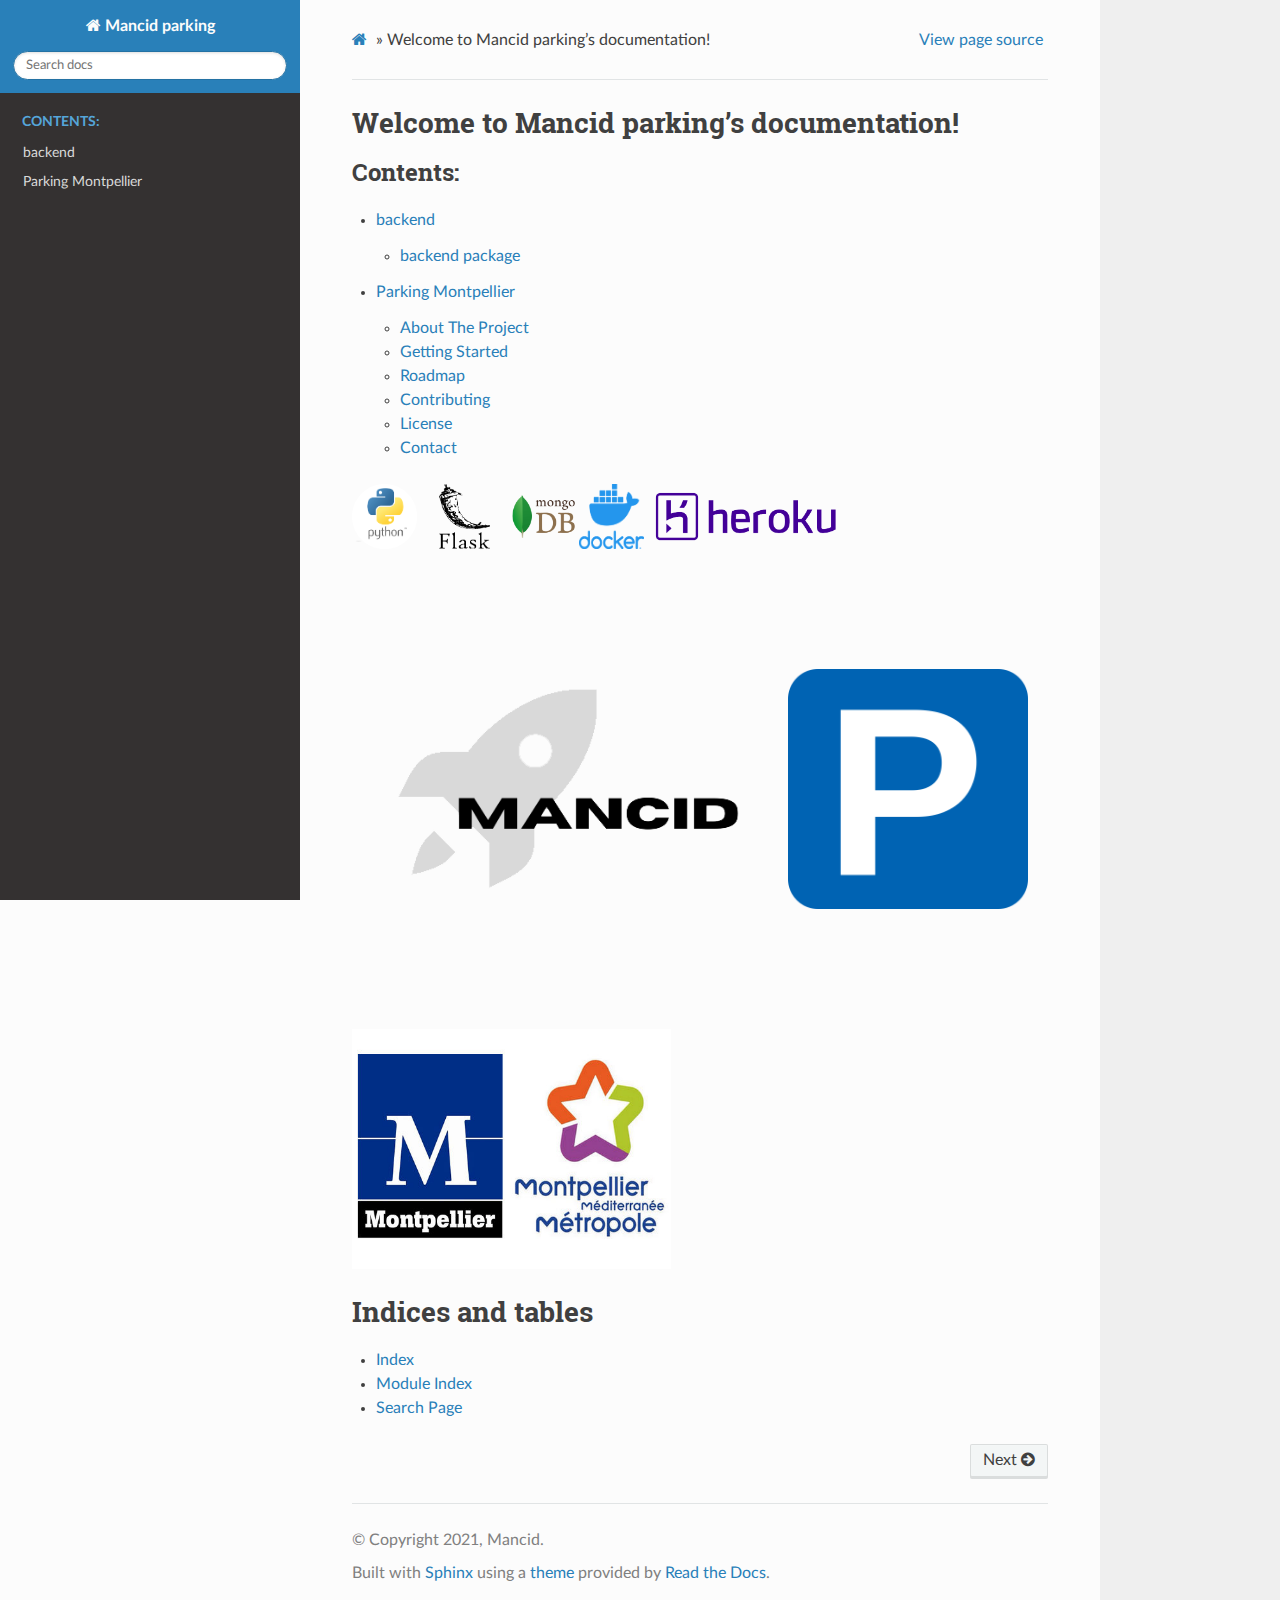
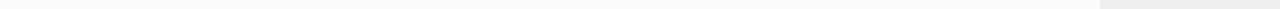
<file: index.html>
<!DOCTYPE html>
<html class="writer-html5" lang="en" >
<head>
  <meta charset="utf-8" />
  
  <meta name="viewport" content="width=device-width, initial-scale=1.0" />
  
  <title>Welcome to Mancid parking’s documentation! &mdash; Mancid parking 1 documentation</title>
  

  
  <link rel="stylesheet" href="_static/css/theme.css" type="text/css" />
  <link rel="stylesheet" href="_static/pygments.css" type="text/css" />
  <link rel="stylesheet" href="_static/pygments.css" type="text/css" />
  <link rel="stylesheet" href="_static/css/theme.css" type="text/css" />

  
  

  
  

  

  
  <!--[if lt IE 9]>
    <script src="_static/js/html5shiv.min.js"></script>
  <![endif]-->
  
    
      <script type="text/javascript" id="documentation_options" data-url_root="./" src="_static/documentation_options.js"></script>
        <script data-url_root="./" id="documentation_options" src="_static/documentation_options.js"></script>
        <script src="_static/jquery.js"></script>
        <script src="_static/underscore.js"></script>
        <script src="_static/doctools.js"></script>
    
    <script type="text/javascript" src="_static/js/theme.js"></script>

    
    <link rel="index" title="Index" href="genindex.html" />
    <link rel="search" title="Search" href="search.html" />
    <link rel="next" title="backend" href="modules.html" /> 
</head>

<body class="wy-body-for-nav">

   
  <div class="wy-grid-for-nav">
    
    <nav data-toggle="wy-nav-shift" class="wy-nav-side">
      <div class="wy-side-scroll">
        <div class="wy-side-nav-search" >
          

          
            <a href="#" class="icon icon-home"> Mancid parking
          

          
          </a>

          
            
            
          

          
<div role="search">
  <form id="rtd-search-form" class="wy-form" action="search.html" method="get">
    <input type="text" name="q" placeholder="Search docs" />
    <input type="hidden" name="check_keywords" value="yes" />
    <input type="hidden" name="area" value="default" />
  </form>
</div>

          
        </div>

        
        <div class="wy-menu wy-menu-vertical" data-spy="affix" role="navigation" aria-label="main navigation">
          
            
            
              
            
            
              <p class="caption"><span class="caption-text">Contents:</span></p>
<ul>
<li class="toctree-l1"><a class="reference internal" href="modules.html">backend</a></li>
<li class="toctree-l1"><a class="reference internal" href="README.html">Parking Montpellier</a></li>
</ul>

            
          
        </div>
        
      </div>
    </nav>

    <section data-toggle="wy-nav-shift" class="wy-nav-content-wrap">

      
      <nav class="wy-nav-top" aria-label="top navigation">
        
          <i data-toggle="wy-nav-top" class="fa fa-bars"></i>
          <a href="#">Mancid parking</a>
        
      </nav>


      <div class="wy-nav-content">
        
        <div class="rst-content">
        
          

















<div role="navigation" aria-label="breadcrumbs navigation">

  <ul class="wy-breadcrumbs">
    
      <li><a href="#" class="icon icon-home"></a> &raquo;</li>
        
      <li>Welcome to Mancid parking’s documentation!</li>
    
    
      <li class="wy-breadcrumbs-aside">
        
          
            <a href="_sources/index.rst.txt" rel="nofollow"> View page source</a>
          
        
      </li>
    
  </ul>

  
  <hr/>
</div>
          <div role="main" class="document" itemscope="itemscope" itemtype="http://schema.org/Article">
           <div itemprop="articleBody">
            
  <div class="section" id="welcome-to-mancid-parking-s-documentation">
<h1>Welcome to Mancid parking’s documentation!<a class="headerlink" href="#welcome-to-mancid-parking-s-documentation" title="Permalink to this headline">¶</a></h1>
<div class="toctree-wrapper compound">
<p class="caption"><span class="caption-text">Contents:</span></p>
<ul>
<li class="toctree-l1"><a class="reference internal" href="modules.html">backend</a><ul>
<li class="toctree-l2"><a class="reference internal" href="backend.html">backend package</a></li>
</ul>
</li>
<li class="toctree-l1"><a class="reference internal" href="README.html">Parking Montpellier</a><ul>
<li class="toctree-l2"><a class="reference internal" href="README.html#about-the-project">About The Project</a></li>
<li class="toctree-l2"><a class="reference internal" href="README.html#getting-started">Getting Started</a></li>
<li class="toctree-l2"><a class="reference internal" href="README.html#roadmap">Roadmap</a></li>
<li class="toctree-l2"><a class="reference internal" href="README.html#contributing">Contributing</a></li>
<li class="toctree-l2"><a class="reference internal" href="README.html#license">License</a></li>
<li class="toctree-l2"><a class="reference internal" href="README.html#contact">Contact</a></li>
</ul>
</li>
</ul>
</div>
<a class="reference internal image-reference" href="_images/python.png"><img alt="image" src="_images/python.png" style="width: 65px; height: 65px;" /></a>
<a class="reference internal image-reference" href="_images/flask.png"><img alt="image" src="_images/flask.png" style="width: 87px; height: 65px;" /></a>
<a class="reference internal image-reference" href="_images/mongodb.png"><img alt="image" src="_images/mongodb.png" style="width: 63px; height: 65px;" /></a>
<a class="reference internal image-reference" href="_images/docker.png"><img alt="image" src="_images/docker.png" style="width: 65px; height: 65px;" /></a>
<a class="reference internal image-reference" href="_images/heroku.png"><img alt="image" src="_images/heroku.png" style="width: 195px; height: 65px;" /></a>
<a class="reference internal image-reference" href="_images/mancid.png"><img alt="image" src="_images/mancid.png" style="width: 432px; height: 432px;" /></a>
<a class="reference internal image-reference" href="_images/parking-3.png"><img alt="image" src="_images/parking-3.png" style="width: 240px; height: 240px;" /></a>
<a class="reference internal image-reference" href="_images/mtp.jpg"><img alt="image" src="_images/mtp.jpg" style="width: 319px; height: 240px;" /></a>
</div>
<div class="section" id="indices-and-tables">
<h1>Indices and tables<a class="headerlink" href="#indices-and-tables" title="Permalink to this headline">¶</a></h1>
<ul class="simple">
<li><p><a class="reference internal" href="genindex.html"><span class="std std-ref">Index</span></a></p></li>
<li><p><a class="reference internal" href="py-modindex.html"><span class="std std-ref">Module Index</span></a></p></li>
<li><p><a class="reference internal" href="search.html"><span class="std std-ref">Search Page</span></a></p></li>
</ul>
</div>


           </div>
           
          </div>
          <footer>
    <div class="rst-footer-buttons" role="navigation" aria-label="footer navigation">
        <a href="modules.html" class="btn btn-neutral float-right" title="backend" accesskey="n" rel="next">Next <span class="fa fa-arrow-circle-right" aria-hidden="true"></span></a>
    </div>

  <hr/>

  <div role="contentinfo">
    <p>
        &#169; Copyright 2021, Mancid.

    </p>
  </div>
    
    
    
    Built with <a href="https://www.sphinx-doc.org/">Sphinx</a> using a
    
    <a href="https://github.com/readthedocs/sphinx_rtd_theme">theme</a>
    
    provided by <a href="https://readthedocs.org">Read the Docs</a>. 

</footer>
        </div>
      </div>

    </section>

  </div>
  

  <script type="text/javascript">
      jQuery(function () {
          SphinxRtdTheme.Navigation.enable(true);
      });
  </script>

  
  
    
   

</body>
</html>
</file>
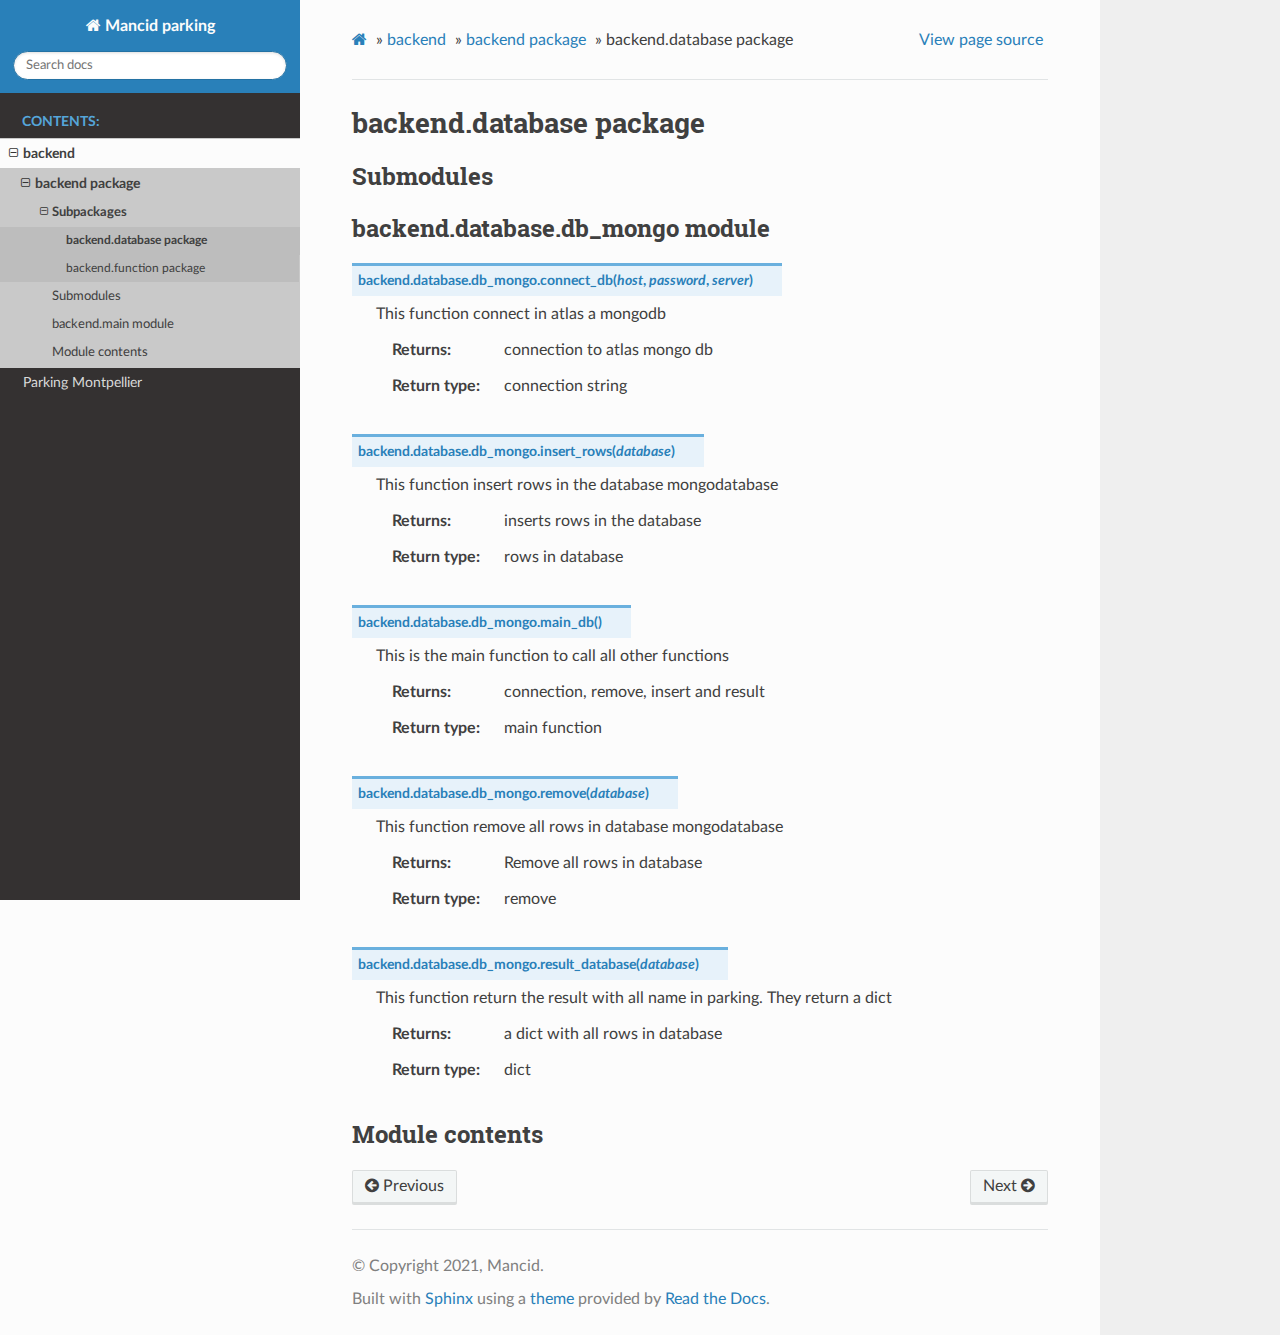
<file: backend.database.html>
<!DOCTYPE html>
<html class="writer-html5" lang="en" >
<head>
  <meta charset="utf-8" />
  
  <meta name="viewport" content="width=device-width, initial-scale=1.0" />
  
  <title>backend.database package &mdash; Mancid parking 1 documentation</title>
  

  
  <link rel="stylesheet" href="_static/css/theme.css" type="text/css" />
  <link rel="stylesheet" href="_static/pygments.css" type="text/css" />
  <link rel="stylesheet" href="_static/pygments.css" type="text/css" />
  <link rel="stylesheet" href="_static/css/theme.css" type="text/css" />

  
  

  
  

  

  
  <!--[if lt IE 9]>
    <script src="_static/js/html5shiv.min.js"></script>
  <![endif]-->
  
    
      <script type="text/javascript" id="documentation_options" data-url_root="./" src="_static/documentation_options.js"></script>
        <script data-url_root="./" id="documentation_options" src="_static/documentation_options.js"></script>
        <script src="_static/jquery.js"></script>
        <script src="_static/underscore.js"></script>
        <script src="_static/doctools.js"></script>
    
    <script type="text/javascript" src="_static/js/theme.js"></script>

    
    <link rel="index" title="Index" href="genindex.html" />
    <link rel="search" title="Search" href="search.html" />
    <link rel="next" title="backend.function package" href="backend.function.html" />
    <link rel="prev" title="backend package" href="backend.html" /> 
</head>

<body class="wy-body-for-nav">

   
  <div class="wy-grid-for-nav">
    
    <nav data-toggle="wy-nav-shift" class="wy-nav-side">
      <div class="wy-side-scroll">
        <div class="wy-side-nav-search" >
          

          
            <a href="index.html" class="icon icon-home"> Mancid parking
          

          
          </a>

          
            
            
          

          
<div role="search">
  <form id="rtd-search-form" class="wy-form" action="search.html" method="get">
    <input type="text" name="q" placeholder="Search docs" />
    <input type="hidden" name="check_keywords" value="yes" />
    <input type="hidden" name="area" value="default" />
  </form>
</div>

          
        </div>

        
        <div class="wy-menu wy-menu-vertical" data-spy="affix" role="navigation" aria-label="main navigation">
          
            
            
              
            
            
              <p class="caption"><span class="caption-text">Contents:</span></p>
<ul class="current">
<li class="toctree-l1 current"><a class="reference internal" href="modules.html">backend</a><ul class="current">
<li class="toctree-l2 current"><a class="reference internal" href="backend.html">backend package</a><ul class="current">
<li class="toctree-l3 current"><a class="reference internal" href="backend.html#subpackages">Subpackages</a><ul class="current">
<li class="toctree-l4 current"><a class="current reference internal" href="#">backend.database package</a></li>
<li class="toctree-l4"><a class="reference internal" href="backend.function.html">backend.function package</a></li>
</ul>
</li>
<li class="toctree-l3"><a class="reference internal" href="backend.html#submodules">Submodules</a></li>
<li class="toctree-l3"><a class="reference internal" href="backend.html#module-backend.main">backend.main module</a></li>
<li class="toctree-l3"><a class="reference internal" href="backend.html#module-backend">Module contents</a></li>
</ul>
</li>
</ul>
</li>
<li class="toctree-l1"><a class="reference internal" href="README.html">Parking Montpellier</a></li>
</ul>

            
          
        </div>
        
      </div>
    </nav>

    <section data-toggle="wy-nav-shift" class="wy-nav-content-wrap">

      
      <nav class="wy-nav-top" aria-label="top navigation">
        
          <i data-toggle="wy-nav-top" class="fa fa-bars"></i>
          <a href="index.html">Mancid parking</a>
        
      </nav>


      <div class="wy-nav-content">
        
        <div class="rst-content">
        
          

















<div role="navigation" aria-label="breadcrumbs navigation">

  <ul class="wy-breadcrumbs">
    
      <li><a href="index.html" class="icon icon-home"></a> &raquo;</li>
        
          <li><a href="modules.html">backend</a> &raquo;</li>
        
          <li><a href="backend.html">backend package</a> &raquo;</li>
        
      <li>backend.database package</li>
    
    
      <li class="wy-breadcrumbs-aside">
        
          
            <a href="_sources/backend.database.rst.txt" rel="nofollow"> View page source</a>
          
        
      </li>
    
  </ul>

  
  <hr/>
</div>
          <div role="main" class="document" itemscope="itemscope" itemtype="http://schema.org/Article">
           <div itemprop="articleBody">
            
  <div class="section" id="backend-database-package">
<h1>backend.database package<a class="headerlink" href="#backend-database-package" title="Permalink to this headline">¶</a></h1>
<div class="section" id="submodules">
<h2>Submodules<a class="headerlink" href="#submodules" title="Permalink to this headline">¶</a></h2>
</div>
<div class="section" id="module-backend.database.db_mongo">
<span id="backend-database-db-mongo-module"></span><h2>backend.database.db_mongo module<a class="headerlink" href="#module-backend.database.db_mongo" title="Permalink to this headline">¶</a></h2>
<dl class="py function">
<dt class="sig sig-object py" id="backend.database.db_mongo.connect_db">
<span class="sig-prename descclassname"><span class="pre">backend.database.db_mongo.</span></span><span class="sig-name descname"><span class="pre">connect_db</span></span><span class="sig-paren">(</span><em class="sig-param"><span class="n"><span class="pre">host</span></span></em>, <em class="sig-param"><span class="n"><span class="pre">password</span></span></em>, <em class="sig-param"><span class="n"><span class="pre">server</span></span></em><span class="sig-paren">)</span><a class="headerlink" href="#backend.database.db_mongo.connect_db" title="Permalink to this definition">¶</a></dt>
<dd><p>This function connect in atlas a mongodb</p>
<dl class="field-list simple">
<dt class="field-odd">Returns</dt>
<dd class="field-odd"><p>connection to atlas mongo db</p>
</dd>
<dt class="field-even">Return type</dt>
<dd class="field-even"><p>connection string</p>
</dd>
</dl>
</dd></dl>

<dl class="py function">
<dt class="sig sig-object py" id="backend.database.db_mongo.insert_rows">
<span class="sig-prename descclassname"><span class="pre">backend.database.db_mongo.</span></span><span class="sig-name descname"><span class="pre">insert_rows</span></span><span class="sig-paren">(</span><em class="sig-param"><span class="n"><span class="pre">database</span></span></em><span class="sig-paren">)</span><a class="headerlink" href="#backend.database.db_mongo.insert_rows" title="Permalink to this definition">¶</a></dt>
<dd><p>This function insert rows in the database
mongodatabase</p>
<dl class="field-list simple">
<dt class="field-odd">Returns</dt>
<dd class="field-odd"><p>inserts rows in the database</p>
</dd>
<dt class="field-even">Return type</dt>
<dd class="field-even"><p>rows in database</p>
</dd>
</dl>
</dd></dl>

<dl class="py function">
<dt class="sig sig-object py" id="backend.database.db_mongo.main_db">
<span class="sig-prename descclassname"><span class="pre">backend.database.db_mongo.</span></span><span class="sig-name descname"><span class="pre">main_db</span></span><span class="sig-paren">(</span><span class="sig-paren">)</span><a class="headerlink" href="#backend.database.db_mongo.main_db" title="Permalink to this definition">¶</a></dt>
<dd><p>This is the main function to call
all other functions</p>
<dl class="field-list simple">
<dt class="field-odd">Returns</dt>
<dd class="field-odd"><p>connection, remove, insert and result</p>
</dd>
<dt class="field-even">Return type</dt>
<dd class="field-even"><p>main function</p>
</dd>
</dl>
</dd></dl>

<dl class="py function">
<dt class="sig sig-object py" id="backend.database.db_mongo.remove">
<span class="sig-prename descclassname"><span class="pre">backend.database.db_mongo.</span></span><span class="sig-name descname"><span class="pre">remove</span></span><span class="sig-paren">(</span><em class="sig-param"><span class="n"><span class="pre">database</span></span></em><span class="sig-paren">)</span><a class="headerlink" href="#backend.database.db_mongo.remove" title="Permalink to this definition">¶</a></dt>
<dd><p>This function remove all rows in database mongodatabase</p>
<dl class="field-list simple">
<dt class="field-odd">Returns</dt>
<dd class="field-odd"><p>Remove all rows in database</p>
</dd>
<dt class="field-even">Return type</dt>
<dd class="field-even"><p>remove</p>
</dd>
</dl>
</dd></dl>

<dl class="py function">
<dt class="sig sig-object py" id="backend.database.db_mongo.result_database">
<span class="sig-prename descclassname"><span class="pre">backend.database.db_mongo.</span></span><span class="sig-name descname"><span class="pre">result_database</span></span><span class="sig-paren">(</span><em class="sig-param"><span class="n"><span class="pre">database</span></span></em><span class="sig-paren">)</span><a class="headerlink" href="#backend.database.db_mongo.result_database" title="Permalink to this definition">¶</a></dt>
<dd><p>This function return the result with all
name in parking. They return a dict</p>
<dl class="field-list simple">
<dt class="field-odd">Returns</dt>
<dd class="field-odd"><p>a dict with all rows in database</p>
</dd>
<dt class="field-even">Return type</dt>
<dd class="field-even"><p>dict</p>
</dd>
</dl>
</dd></dl>

</div>
<div class="section" id="module-backend.database">
<span id="module-contents"></span><h2>Module contents<a class="headerlink" href="#module-backend.database" title="Permalink to this headline">¶</a></h2>
</div>
</div>


           </div>
           
          </div>
          <footer>
    <div class="rst-footer-buttons" role="navigation" aria-label="footer navigation">
        <a href="backend.function.html" class="btn btn-neutral float-right" title="backend.function package" accesskey="n" rel="next">Next <span class="fa fa-arrow-circle-right" aria-hidden="true"></span></a>
        <a href="backend.html" class="btn btn-neutral float-left" title="backend package" accesskey="p" rel="prev"><span class="fa fa-arrow-circle-left" aria-hidden="true"></span> Previous</a>
    </div>

  <hr/>

  <div role="contentinfo">
    <p>
        &#169; Copyright 2021, Mancid.

    </p>
  </div>
    
    
    
    Built with <a href="https://www.sphinx-doc.org/">Sphinx</a> using a
    
    <a href="https://github.com/readthedocs/sphinx_rtd_theme">theme</a>
    
    provided by <a href="https://readthedocs.org">Read the Docs</a>. 

</footer>
        </div>
      </div>

    </section>

  </div>
  

  <script type="text/javascript">
      jQuery(function () {
          SphinxRtdTheme.Navigation.enable(true);
      });
  </script>

  
  
    
   

</body>
</html>
</file>
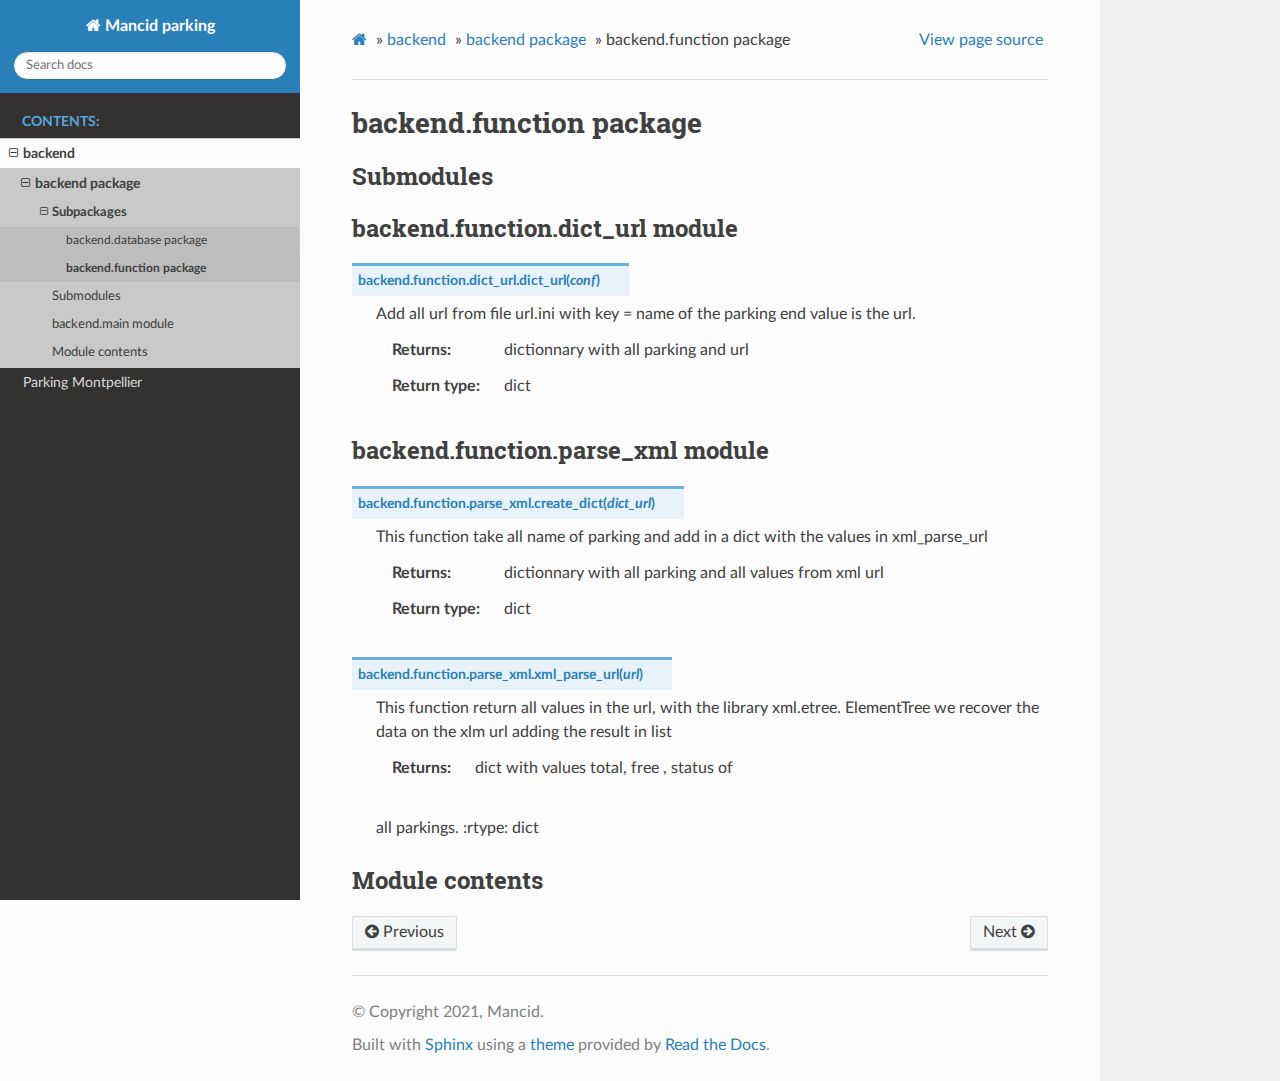
<file: backend.function.html>
<!DOCTYPE html>
<html class="writer-html5" lang="en" >
<head>
  <meta charset="utf-8" />
  
  <meta name="viewport" content="width=device-width, initial-scale=1.0" />
  
  <title>backend.function package &mdash; Mancid parking 1 documentation</title>
  

  
  <link rel="stylesheet" href="_static/css/theme.css" type="text/css" />
  <link rel="stylesheet" href="_static/pygments.css" type="text/css" />
  <link rel="stylesheet" href="_static/pygments.css" type="text/css" />
  <link rel="stylesheet" href="_static/css/theme.css" type="text/css" />

  
  

  
  

  

  
  <!--[if lt IE 9]>
    <script src="_static/js/html5shiv.min.js"></script>
  <![endif]-->
  
    
      <script type="text/javascript" id="documentation_options" data-url_root="./" src="_static/documentation_options.js"></script>
        <script data-url_root="./" id="documentation_options" src="_static/documentation_options.js"></script>
        <script src="_static/jquery.js"></script>
        <script src="_static/underscore.js"></script>
        <script src="_static/doctools.js"></script>
    
    <script type="text/javascript" src="_static/js/theme.js"></script>

    
    <link rel="index" title="Index" href="genindex.html" />
    <link rel="search" title="Search" href="search.html" />
    <link rel="next" title="Parking Montpellier" href="README.html" />
    <link rel="prev" title="backend.database package" href="backend.database.html" /> 
</head>

<body class="wy-body-for-nav">

   
  <div class="wy-grid-for-nav">
    
    <nav data-toggle="wy-nav-shift" class="wy-nav-side">
      <div class="wy-side-scroll">
        <div class="wy-side-nav-search" >
          

          
            <a href="index.html" class="icon icon-home"> Mancid parking
          

          
          </a>

          
            
            
          

          
<div role="search">
  <form id="rtd-search-form" class="wy-form" action="search.html" method="get">
    <input type="text" name="q" placeholder="Search docs" />
    <input type="hidden" name="check_keywords" value="yes" />
    <input type="hidden" name="area" value="default" />
  </form>
</div>

          
        </div>

        
        <div class="wy-menu wy-menu-vertical" data-spy="affix" role="navigation" aria-label="main navigation">
          
            
            
              
            
            
              <p class="caption"><span class="caption-text">Contents:</span></p>
<ul class="current">
<li class="toctree-l1 current"><a class="reference internal" href="modules.html">backend</a><ul class="current">
<li class="toctree-l2 current"><a class="reference internal" href="backend.html">backend package</a><ul class="current">
<li class="toctree-l3 current"><a class="reference internal" href="backend.html#subpackages">Subpackages</a><ul class="current">
<li class="toctree-l4"><a class="reference internal" href="backend.database.html">backend.database package</a></li>
<li class="toctree-l4 current"><a class="current reference internal" href="#">backend.function package</a></li>
</ul>
</li>
<li class="toctree-l3"><a class="reference internal" href="backend.html#submodules">Submodules</a></li>
<li class="toctree-l3"><a class="reference internal" href="backend.html#module-backend.main">backend.main module</a></li>
<li class="toctree-l3"><a class="reference internal" href="backend.html#module-backend">Module contents</a></li>
</ul>
</li>
</ul>
</li>
<li class="toctree-l1"><a class="reference internal" href="README.html">Parking Montpellier</a></li>
</ul>

            
          
        </div>
        
      </div>
    </nav>

    <section data-toggle="wy-nav-shift" class="wy-nav-content-wrap">

      
      <nav class="wy-nav-top" aria-label="top navigation">
        
          <i data-toggle="wy-nav-top" class="fa fa-bars"></i>
          <a href="index.html">Mancid parking</a>
        
      </nav>


      <div class="wy-nav-content">
        
        <div class="rst-content">
        
          

















<div role="navigation" aria-label="breadcrumbs navigation">

  <ul class="wy-breadcrumbs">
    
      <li><a href="index.html" class="icon icon-home"></a> &raquo;</li>
        
          <li><a href="modules.html">backend</a> &raquo;</li>
        
          <li><a href="backend.html">backend package</a> &raquo;</li>
        
      <li>backend.function package</li>
    
    
      <li class="wy-breadcrumbs-aside">
        
          
            <a href="_sources/backend.function.rst.txt" rel="nofollow"> View page source</a>
          
        
      </li>
    
  </ul>

  
  <hr/>
</div>
          <div role="main" class="document" itemscope="itemscope" itemtype="http://schema.org/Article">
           <div itemprop="articleBody">
            
  <div class="section" id="backend-function-package">
<h1>backend.function package<a class="headerlink" href="#backend-function-package" title="Permalink to this headline">¶</a></h1>
<div class="section" id="submodules">
<h2>Submodules<a class="headerlink" href="#submodules" title="Permalink to this headline">¶</a></h2>
</div>
<div class="section" id="module-backend.function.dict_url">
<span id="backend-function-dict-url-module"></span><h2>backend.function.dict_url module<a class="headerlink" href="#module-backend.function.dict_url" title="Permalink to this headline">¶</a></h2>
<dl class="py function">
<dt class="sig sig-object py" id="backend.function.dict_url.dict_url">
<span class="sig-prename descclassname"><span class="pre">backend.function.dict_url.</span></span><span class="sig-name descname"><span class="pre">dict_url</span></span><span class="sig-paren">(</span><em class="sig-param"><span class="n"><span class="pre">conf</span></span></em><span class="sig-paren">)</span><a class="headerlink" href="#backend.function.dict_url.dict_url" title="Permalink to this definition">¶</a></dt>
<dd><p>Add all url from file url.ini with
key = name of the parking end value is
the url.</p>
<dl class="field-list simple">
<dt class="field-odd">Returns</dt>
<dd class="field-odd"><p>dictionnary with all parking and url</p>
</dd>
<dt class="field-even">Return type</dt>
<dd class="field-even"><p>dict</p>
</dd>
</dl>
</dd></dl>

</div>
<div class="section" id="module-backend.function.parse_xml">
<span id="backend-function-parse-xml-module"></span><h2>backend.function.parse_xml module<a class="headerlink" href="#module-backend.function.parse_xml" title="Permalink to this headline">¶</a></h2>
<dl class="py function">
<dt class="sig sig-object py" id="backend.function.parse_xml.create_dict">
<span class="sig-prename descclassname"><span class="pre">backend.function.parse_xml.</span></span><span class="sig-name descname"><span class="pre">create_dict</span></span><span class="sig-paren">(</span><em class="sig-param"><span class="n"><span class="pre">dict_url</span></span></em><span class="sig-paren">)</span><a class="headerlink" href="#backend.function.parse_xml.create_dict" title="Permalink to this definition">¶</a></dt>
<dd><p>This function take all name of parking
and add in a dict with the values in xml_parse_url</p>
<dl class="field-list simple">
<dt class="field-odd">Returns</dt>
<dd class="field-odd"><p>dictionnary with all parking and all values from xml url</p>
</dd>
<dt class="field-even">Return type</dt>
<dd class="field-even"><p>dict</p>
</dd>
</dl>
</dd></dl>

<dl class="py function">
<dt class="sig sig-object py" id="backend.function.parse_xml.xml_parse_url">
<span class="sig-prename descclassname"><span class="pre">backend.function.parse_xml.</span></span><span class="sig-name descname"><span class="pre">xml_parse_url</span></span><span class="sig-paren">(</span><em class="sig-param"><span class="n"><span class="pre">url</span></span></em><span class="sig-paren">)</span><a class="headerlink" href="#backend.function.parse_xml.xml_parse_url" title="Permalink to this definition">¶</a></dt>
<dd><p>This function return all values in
the url, with the library xml.etree. ElementTree
we recover the data on the xlm url adding the
result in list</p>
<dl class="field-list simple">
<dt class="field-odd">Returns</dt>
<dd class="field-odd"><p>dict with values total, free , status of</p>
</dd>
</dl>
<p>all parkings.
:rtype: dict</p>
</dd></dl>

</div>
<div class="section" id="module-backend.function">
<span id="module-contents"></span><h2>Module contents<a class="headerlink" href="#module-backend.function" title="Permalink to this headline">¶</a></h2>
</div>
</div>


           </div>
           
          </div>
          <footer>
    <div class="rst-footer-buttons" role="navigation" aria-label="footer navigation">
        <a href="README.html" class="btn btn-neutral float-right" title="Parking Montpellier" accesskey="n" rel="next">Next <span class="fa fa-arrow-circle-right" aria-hidden="true"></span></a>
        <a href="backend.database.html" class="btn btn-neutral float-left" title="backend.database package" accesskey="p" rel="prev"><span class="fa fa-arrow-circle-left" aria-hidden="true"></span> Previous</a>
    </div>

  <hr/>

  <div role="contentinfo">
    <p>
        &#169; Copyright 2021, Mancid.

    </p>
  </div>
    
    
    
    Built with <a href="https://www.sphinx-doc.org/">Sphinx</a> using a
    
    <a href="https://github.com/readthedocs/sphinx_rtd_theme">theme</a>
    
    provided by <a href="https://readthedocs.org">Read the Docs</a>. 

</footer>
        </div>
      </div>

    </section>

  </div>
  

  <script type="text/javascript">
      jQuery(function () {
          SphinxRtdTheme.Navigation.enable(true);
      });
  </script>

  
  
    
   

</body>
</html>
</file>
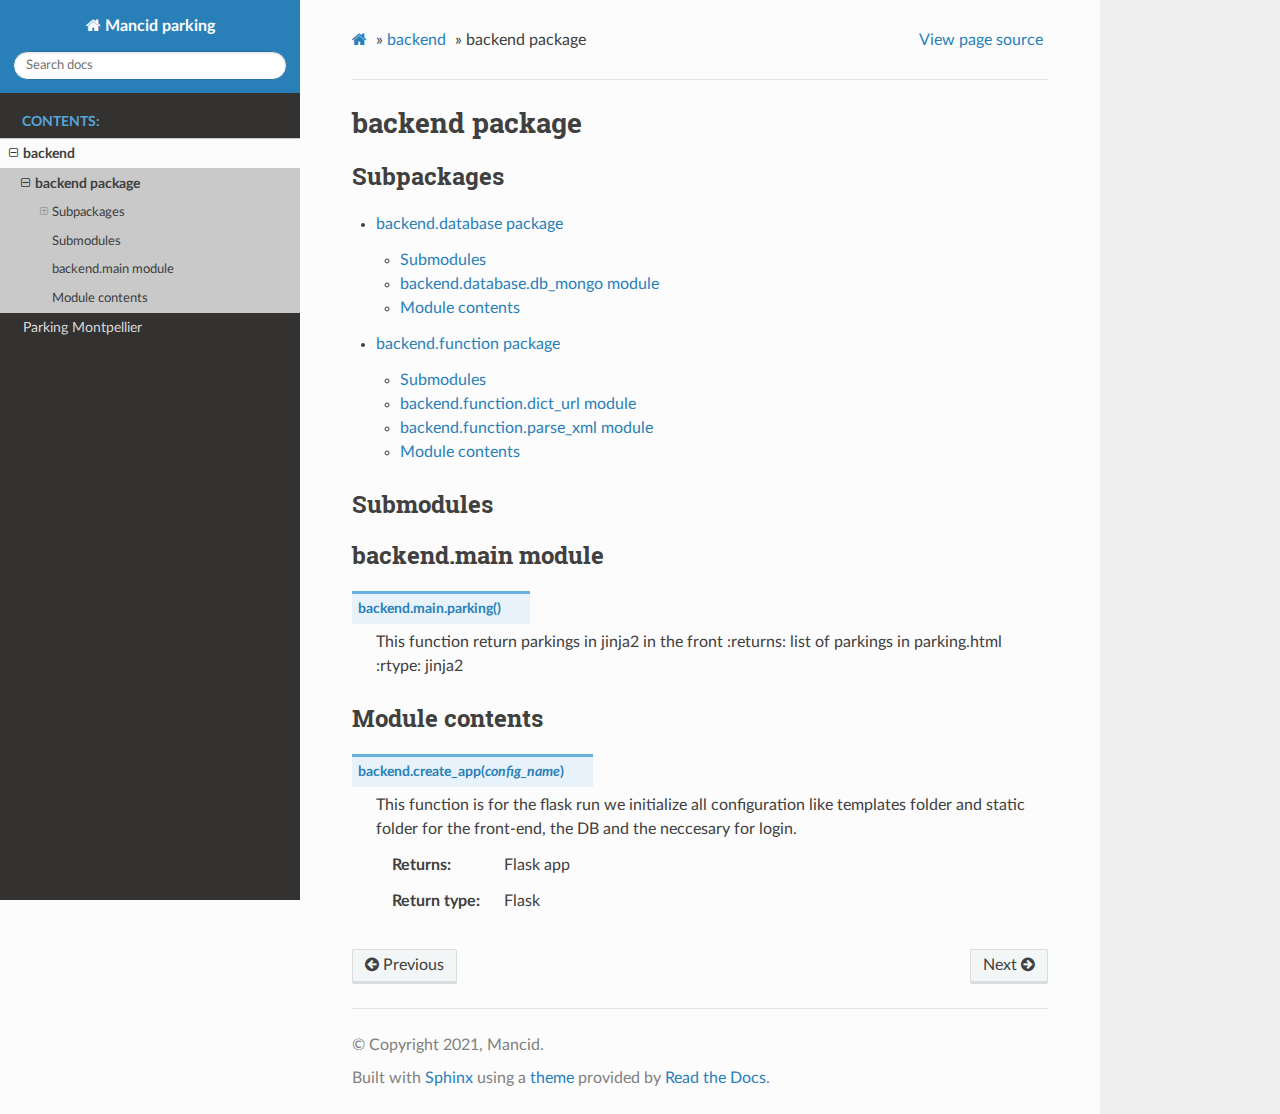
<file: backend.html>
<!DOCTYPE html>
<html class="writer-html5" lang="en" >
<head>
  <meta charset="utf-8" />
  
  <meta name="viewport" content="width=device-width, initial-scale=1.0" />
  
  <title>backend package &mdash; Mancid parking 1 documentation</title>
  

  
  <link rel="stylesheet" href="_static/css/theme.css" type="text/css" />
  <link rel="stylesheet" href="_static/pygments.css" type="text/css" />
  <link rel="stylesheet" href="_static/pygments.css" type="text/css" />
  <link rel="stylesheet" href="_static/css/theme.css" type="text/css" />

  
  

  
  

  

  
  <!--[if lt IE 9]>
    <script src="_static/js/html5shiv.min.js"></script>
  <![endif]-->
  
    
      <script type="text/javascript" id="documentation_options" data-url_root="./" src="_static/documentation_options.js"></script>
        <script data-url_root="./" id="documentation_options" src="_static/documentation_options.js"></script>
        <script src="_static/jquery.js"></script>
        <script src="_static/underscore.js"></script>
        <script src="_static/doctools.js"></script>
    
    <script type="text/javascript" src="_static/js/theme.js"></script>

    
    <link rel="index" title="Index" href="genindex.html" />
    <link rel="search" title="Search" href="search.html" />
    <link rel="next" title="backend.database package" href="backend.database.html" />
    <link rel="prev" title="backend" href="modules.html" /> 
</head>

<body class="wy-body-for-nav">

   
  <div class="wy-grid-for-nav">
    
    <nav data-toggle="wy-nav-shift" class="wy-nav-side">
      <div class="wy-side-scroll">
        <div class="wy-side-nav-search" >
          

          
            <a href="index.html" class="icon icon-home"> Mancid parking
          

          
          </a>

          
            
            
          

          
<div role="search">
  <form id="rtd-search-form" class="wy-form" action="search.html" method="get">
    <input type="text" name="q" placeholder="Search docs" />
    <input type="hidden" name="check_keywords" value="yes" />
    <input type="hidden" name="area" value="default" />
  </form>
</div>

          
        </div>

        
        <div class="wy-menu wy-menu-vertical" data-spy="affix" role="navigation" aria-label="main navigation">
          
            
            
              
            
            
              <p class="caption"><span class="caption-text">Contents:</span></p>
<ul class="current">
<li class="toctree-l1 current"><a class="reference internal" href="modules.html">backend</a><ul class="current">
<li class="toctree-l2 current"><a class="current reference internal" href="#">backend package</a><ul>
<li class="toctree-l3"><a class="reference internal" href="#subpackages">Subpackages</a><ul>
<li class="toctree-l4"><a class="reference internal" href="backend.database.html">backend.database package</a></li>
<li class="toctree-l4"><a class="reference internal" href="backend.function.html">backend.function package</a></li>
</ul>
</li>
<li class="toctree-l3"><a class="reference internal" href="#submodules">Submodules</a></li>
<li class="toctree-l3"><a class="reference internal" href="#module-backend.main">backend.main module</a></li>
<li class="toctree-l3"><a class="reference internal" href="#module-backend">Module contents</a></li>
</ul>
</li>
</ul>
</li>
<li class="toctree-l1"><a class="reference internal" href="README.html">Parking Montpellier</a></li>
</ul>

            
          
        </div>
        
      </div>
    </nav>

    <section data-toggle="wy-nav-shift" class="wy-nav-content-wrap">

      
      <nav class="wy-nav-top" aria-label="top navigation">
        
          <i data-toggle="wy-nav-top" class="fa fa-bars"></i>
          <a href="index.html">Mancid parking</a>
        
      </nav>


      <div class="wy-nav-content">
        
        <div class="rst-content">
        
          

















<div role="navigation" aria-label="breadcrumbs navigation">

  <ul class="wy-breadcrumbs">
    
      <li><a href="index.html" class="icon icon-home"></a> &raquo;</li>
        
          <li><a href="modules.html">backend</a> &raquo;</li>
        
      <li>backend package</li>
    
    
      <li class="wy-breadcrumbs-aside">
        
          
            <a href="_sources/backend.rst.txt" rel="nofollow"> View page source</a>
          
        
      </li>
    
  </ul>

  
  <hr/>
</div>
          <div role="main" class="document" itemscope="itemscope" itemtype="http://schema.org/Article">
           <div itemprop="articleBody">
            
  <div class="section" id="backend-package">
<h1>backend package<a class="headerlink" href="#backend-package" title="Permalink to this headline">¶</a></h1>
<div class="section" id="subpackages">
<h2>Subpackages<a class="headerlink" href="#subpackages" title="Permalink to this headline">¶</a></h2>
<div class="toctree-wrapper compound">
<ul>
<li class="toctree-l1"><a class="reference internal" href="backend.database.html">backend.database package</a><ul>
<li class="toctree-l2"><a class="reference internal" href="backend.database.html#submodules">Submodules</a></li>
<li class="toctree-l2"><a class="reference internal" href="backend.database.html#module-backend.database.db_mongo">backend.database.db_mongo module</a></li>
<li class="toctree-l2"><a class="reference internal" href="backend.database.html#module-backend.database">Module contents</a></li>
</ul>
</li>
<li class="toctree-l1"><a class="reference internal" href="backend.function.html">backend.function package</a><ul>
<li class="toctree-l2"><a class="reference internal" href="backend.function.html#submodules">Submodules</a></li>
<li class="toctree-l2"><a class="reference internal" href="backend.function.html#module-backend.function.dict_url">backend.function.dict_url module</a></li>
<li class="toctree-l2"><a class="reference internal" href="backend.function.html#module-backend.function.parse_xml">backend.function.parse_xml module</a></li>
<li class="toctree-l2"><a class="reference internal" href="backend.function.html#module-backend.function">Module contents</a></li>
</ul>
</li>
</ul>
</div>
</div>
<div class="section" id="submodules">
<h2>Submodules<a class="headerlink" href="#submodules" title="Permalink to this headline">¶</a></h2>
</div>
<div class="section" id="module-backend.main">
<span id="backend-main-module"></span><h2>backend.main module<a class="headerlink" href="#module-backend.main" title="Permalink to this headline">¶</a></h2>
<dl class="py function">
<dt class="sig sig-object py" id="backend.main.parking">
<span class="sig-prename descclassname"><span class="pre">backend.main.</span></span><span class="sig-name descname"><span class="pre">parking</span></span><span class="sig-paren">(</span><span class="sig-paren">)</span><a class="headerlink" href="#backend.main.parking" title="Permalink to this definition">¶</a></dt>
<dd><p>This function return parkings in jinja2 in the front
:returns: list of parkings in parking.html
:rtype: jinja2</p>
</dd></dl>

</div>
<div class="section" id="module-backend">
<span id="module-contents"></span><h2>Module contents<a class="headerlink" href="#module-backend" title="Permalink to this headline">¶</a></h2>
<dl class="py function">
<dt class="sig sig-object py" id="backend.create_app">
<span class="sig-prename descclassname"><span class="pre">backend.</span></span><span class="sig-name descname"><span class="pre">create_app</span></span><span class="sig-paren">(</span><em class="sig-param"><span class="n"><span class="pre">config_name</span></span></em><span class="sig-paren">)</span><a class="headerlink" href="#backend.create_app" title="Permalink to this definition">¶</a></dt>
<dd><p>This function is for the flask run we initialize
all configuration like templates folder and static
folder for the front-end, the DB and the neccesary for
login.</p>
<dl class="field-list simple">
<dt class="field-odd">Returns</dt>
<dd class="field-odd"><p>Flask app</p>
</dd>
<dt class="field-even">Return type</dt>
<dd class="field-even"><p>Flask</p>
</dd>
</dl>
</dd></dl>

</div>
</div>


           </div>
           
          </div>
          <footer>
    <div class="rst-footer-buttons" role="navigation" aria-label="footer navigation">
        <a href="backend.database.html" class="btn btn-neutral float-right" title="backend.database package" accesskey="n" rel="next">Next <span class="fa fa-arrow-circle-right" aria-hidden="true"></span></a>
        <a href="modules.html" class="btn btn-neutral float-left" title="backend" accesskey="p" rel="prev"><span class="fa fa-arrow-circle-left" aria-hidden="true"></span> Previous</a>
    </div>

  <hr/>

  <div role="contentinfo">
    <p>
        &#169; Copyright 2021, Mancid.

    </p>
  </div>
    
    
    
    Built with <a href="https://www.sphinx-doc.org/">Sphinx</a> using a
    
    <a href="https://github.com/readthedocs/sphinx_rtd_theme">theme</a>
    
    provided by <a href="https://readthedocs.org">Read the Docs</a>. 

</footer>
        </div>
      </div>

    </section>

  </div>
  

  <script type="text/javascript">
      jQuery(function () {
          SphinxRtdTheme.Navigation.enable(true);
      });
  </script>

  
  
    
   

</body>
</html>
</file>
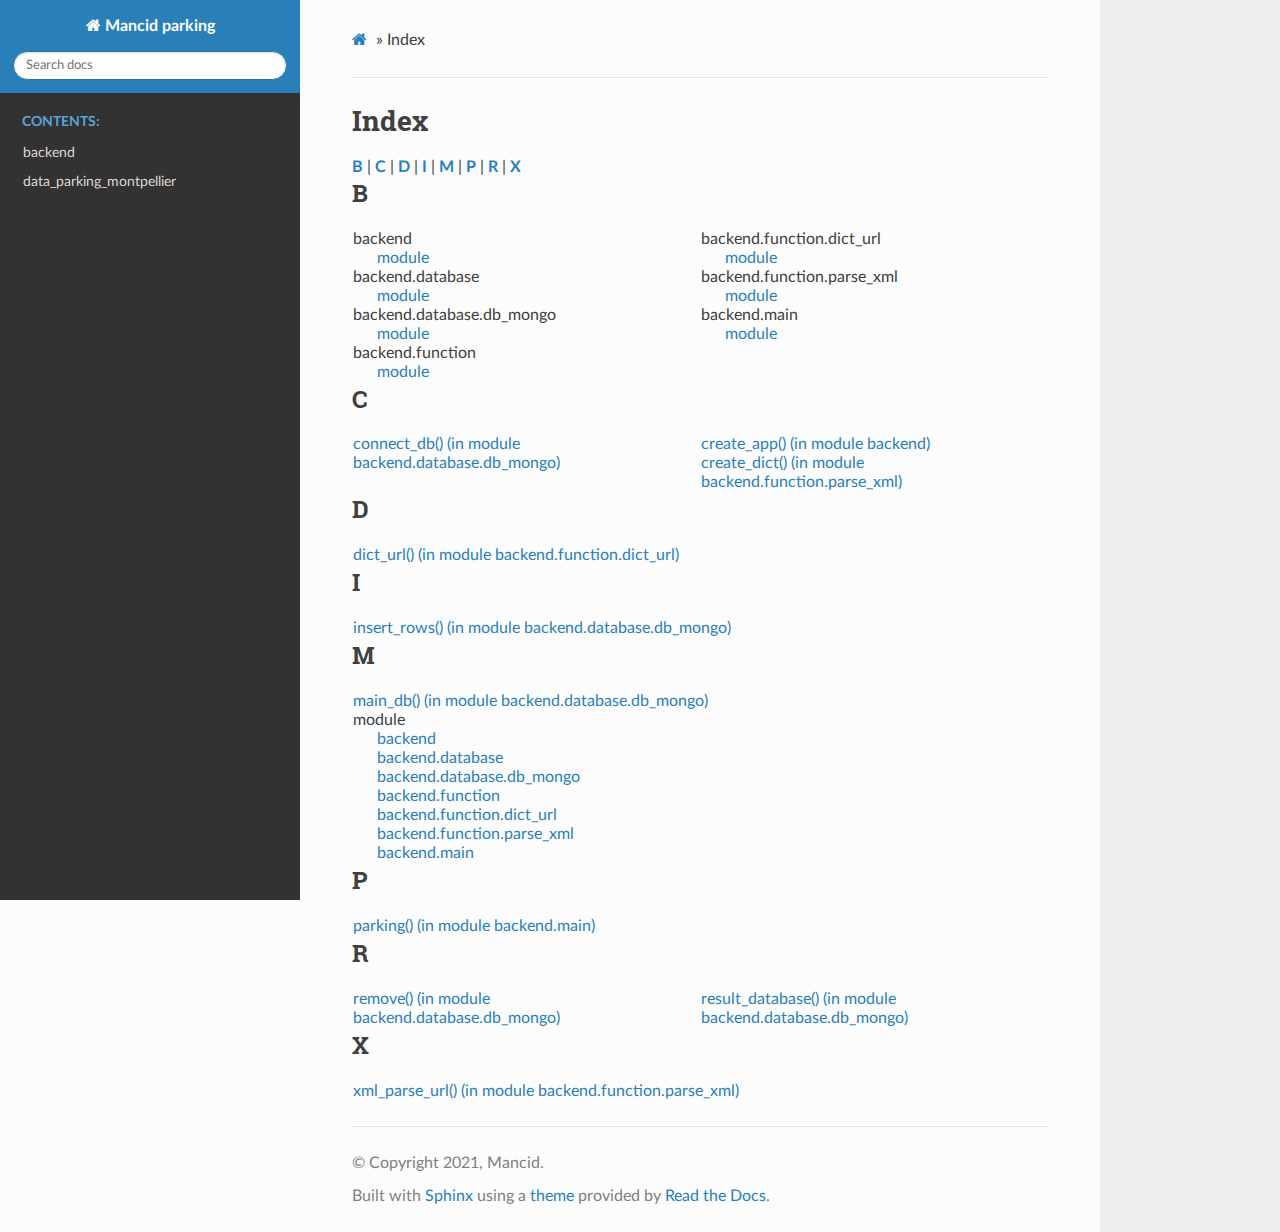
<file: genindex.html>
<!DOCTYPE html>
<html class="writer-html5" lang="en" >
<head>
  <meta charset="utf-8" />
  
  <meta name="viewport" content="width=device-width, initial-scale=1.0" />
  
  <title>Index &mdash; Mancid parking 1 documentation</title>
  

  
  <link rel="stylesheet" href="_static/css/theme.css" type="text/css" />
  <link rel="stylesheet" href="_static/pygments.css" type="text/css" />
  <link rel="stylesheet" href="_static/pygments.css" type="text/css" />
  <link rel="stylesheet" href="_static/css/theme.css" type="text/css" />

  
  

  
  

  

  
  <!--[if lt IE 9]>
    <script src="_static/js/html5shiv.min.js"></script>
  <![endif]-->
  
    
      <script type="text/javascript" id="documentation_options" data-url_root="./" src="_static/documentation_options.js"></script>
        <script data-url_root="./" id="documentation_options" src="_static/documentation_options.js"></script>
        <script src="_static/jquery.js"></script>
        <script src="_static/underscore.js"></script>
        <script src="_static/doctools.js"></script>
    
    <script type="text/javascript" src="_static/js/theme.js"></script>

    
    <link rel="index" title="Index" href="#" />
    <link rel="search" title="Search" href="search.html" /> 
</head>

<body class="wy-body-for-nav">

   
  <div class="wy-grid-for-nav">
    
    <nav data-toggle="wy-nav-shift" class="wy-nav-side">
      <div class="wy-side-scroll">
        <div class="wy-side-nav-search" >
          

          
            <a href="index.html" class="icon icon-home"> Mancid parking
          

          
          </a>

          
            
            
          

          
<div role="search">
  <form id="rtd-search-form" class="wy-form" action="search.html" method="get">
    <input type="text" name="q" placeholder="Search docs" />
    <input type="hidden" name="check_keywords" value="yes" />
    <input type="hidden" name="area" value="default" />
  </form>
</div>

          
        </div>

        
        <div class="wy-menu wy-menu-vertical" data-spy="affix" role="navigation" aria-label="main navigation">
          
            
            
              
            
            
              <p class="caption"><span class="caption-text">Contents:</span></p>
<ul>
<li class="toctree-l1"><a class="reference internal" href="modules.html">backend</a></li>
<li class="toctree-l1"><a class="reference internal" href="README.html">data_parking_montpellier</a></li>
</ul>

            
          
        </div>
        
      </div>
    </nav>

    <section data-toggle="wy-nav-shift" class="wy-nav-content-wrap">

      
      <nav class="wy-nav-top" aria-label="top navigation">
        
          <i data-toggle="wy-nav-top" class="fa fa-bars"></i>
          <a href="index.html">Mancid parking</a>
        
      </nav>


      <div class="wy-nav-content">
        
        <div class="rst-content">
        
          

















<div role="navigation" aria-label="breadcrumbs navigation">

  <ul class="wy-breadcrumbs">
    
      <li><a href="index.html" class="icon icon-home"></a> &raquo;</li>
        
      <li>Index</li>
    
    
      <li class="wy-breadcrumbs-aside">
        
          
        
      </li>
    
  </ul>

  
  <hr/>
</div>
          <div role="main" class="document" itemscope="itemscope" itemtype="http://schema.org/Article">
           <div itemprop="articleBody">
            

<h1 id="index">Index</h1>

<div class="genindex-jumpbox">
 <a href="#B"><strong>B</strong></a>
 | <a href="#C"><strong>C</strong></a>
 | <a href="#D"><strong>D</strong></a>
 | <a href="#I"><strong>I</strong></a>
 | <a href="#M"><strong>M</strong></a>
 | <a href="#P"><strong>P</strong></a>
 | <a href="#R"><strong>R</strong></a>
 | <a href="#X"><strong>X</strong></a>
 
</div>
<h2 id="B">B</h2>
<table style="width: 100%" class="indextable genindextable"><tr>
  <td style="width: 33%; vertical-align: top;"><ul>
      <li>
    backend

      <ul>
        <li><a href="backend.html#module-backend">module</a>
</li>
      </ul></li>
      <li>
    backend.database

      <ul>
        <li><a href="backend.database.html#module-backend.database">module</a>
</li>
      </ul></li>
      <li>
    backend.database.db_mongo

      <ul>
        <li><a href="backend.database.html#module-backend.database.db_mongo">module</a>
</li>
      </ul></li>
      <li>
    backend.function

      <ul>
        <li><a href="backend.function.html#module-backend.function">module</a>
</li>
      </ul></li>
  </ul></td>
  <td style="width: 33%; vertical-align: top;"><ul>
      <li>
    backend.function.dict_url

      <ul>
        <li><a href="backend.function.html#module-backend.function.dict_url">module</a>
</li>
      </ul></li>
      <li>
    backend.function.parse_xml

      <ul>
        <li><a href="backend.function.html#module-backend.function.parse_xml">module</a>
</li>
      </ul></li>
      <li>
    backend.main

      <ul>
        <li><a href="backend.html#module-backend.main">module</a>
</li>
      </ul></li>
  </ul></td>
</tr></table>

<h2 id="C">C</h2>
<table style="width: 100%" class="indextable genindextable"><tr>
  <td style="width: 33%; vertical-align: top;"><ul>
      <li><a href="backend.database.html#backend.database.db_mongo.connect_db">connect_db() (in module backend.database.db_mongo)</a>
</li>
  </ul></td>
  <td style="width: 33%; vertical-align: top;"><ul>
      <li><a href="backend.html#backend.create_app">create_app() (in module backend)</a>
</li>
      <li><a href="backend.function.html#backend.function.parse_xml.create_dict">create_dict() (in module backend.function.parse_xml)</a>
</li>
  </ul></td>
</tr></table>

<h2 id="D">D</h2>
<table style="width: 100%" class="indextable genindextable"><tr>
  <td style="width: 33%; vertical-align: top;"><ul>
      <li><a href="backend.function.html#backend.function.dict_url.dict_url">dict_url() (in module backend.function.dict_url)</a>
</li>
  </ul></td>
</tr></table>

<h2 id="I">I</h2>
<table style="width: 100%" class="indextable genindextable"><tr>
  <td style="width: 33%; vertical-align: top;"><ul>
      <li><a href="backend.database.html#backend.database.db_mongo.insert_rows">insert_rows() (in module backend.database.db_mongo)</a>
</li>
  </ul></td>
</tr></table>

<h2 id="M">M</h2>
<table style="width: 100%" class="indextable genindextable"><tr>
  <td style="width: 33%; vertical-align: top;"><ul>
      <li><a href="backend.database.html#backend.database.db_mongo.main_db">main_db() (in module backend.database.db_mongo)</a>
</li>
      <li>
    module

      <ul>
        <li><a href="backend.html#module-backend">backend</a>
</li>
        <li><a href="backend.database.html#module-backend.database">backend.database</a>
</li>
        <li><a href="backend.database.html#module-backend.database.db_mongo">backend.database.db_mongo</a>
</li>
        <li><a href="backend.function.html#module-backend.function">backend.function</a>
</li>
        <li><a href="backend.function.html#module-backend.function.dict_url">backend.function.dict_url</a>
</li>
        <li><a href="backend.function.html#module-backend.function.parse_xml">backend.function.parse_xml</a>
</li>
        <li><a href="backend.html#module-backend.main">backend.main</a>
</li>
      </ul></li>
  </ul></td>
</tr></table>

<h2 id="P">P</h2>
<table style="width: 100%" class="indextable genindextable"><tr>
  <td style="width: 33%; vertical-align: top;"><ul>
      <li><a href="backend.html#backend.main.parking">parking() (in module backend.main)</a>
</li>
  </ul></td>
</tr></table>

<h2 id="R">R</h2>
<table style="width: 100%" class="indextable genindextable"><tr>
  <td style="width: 33%; vertical-align: top;"><ul>
      <li><a href="backend.database.html#backend.database.db_mongo.remove">remove() (in module backend.database.db_mongo)</a>
</li>
  </ul></td>
  <td style="width: 33%; vertical-align: top;"><ul>
      <li><a href="backend.database.html#backend.database.db_mongo.result_database">result_database() (in module backend.database.db_mongo)</a>
</li>
  </ul></td>
</tr></table>

<h2 id="X">X</h2>
<table style="width: 100%" class="indextable genindextable"><tr>
  <td style="width: 33%; vertical-align: top;"><ul>
      <li><a href="backend.function.html#backend.function.parse_xml.xml_parse_url">xml_parse_url() (in module backend.function.parse_xml)</a>
</li>
  </ul></td>
</tr></table>



           </div>
           
          </div>
          <footer>

  <hr/>

  <div role="contentinfo">
    <p>
        &#169; Copyright 2021, Mancid.

    </p>
  </div>
    
    
    
    Built with <a href="https://www.sphinx-doc.org/">Sphinx</a> using a
    
    <a href="https://github.com/readthedocs/sphinx_rtd_theme">theme</a>
    
    provided by <a href="https://readthedocs.org">Read the Docs</a>. 

</footer>
        </div>
      </div>

    </section>

  </div>
  

  <script type="text/javascript">
      jQuery(function () {
          SphinxRtdTheme.Navigation.enable(true);
      });
  </script>

  
  
    
   

</body>
</html>
</file>
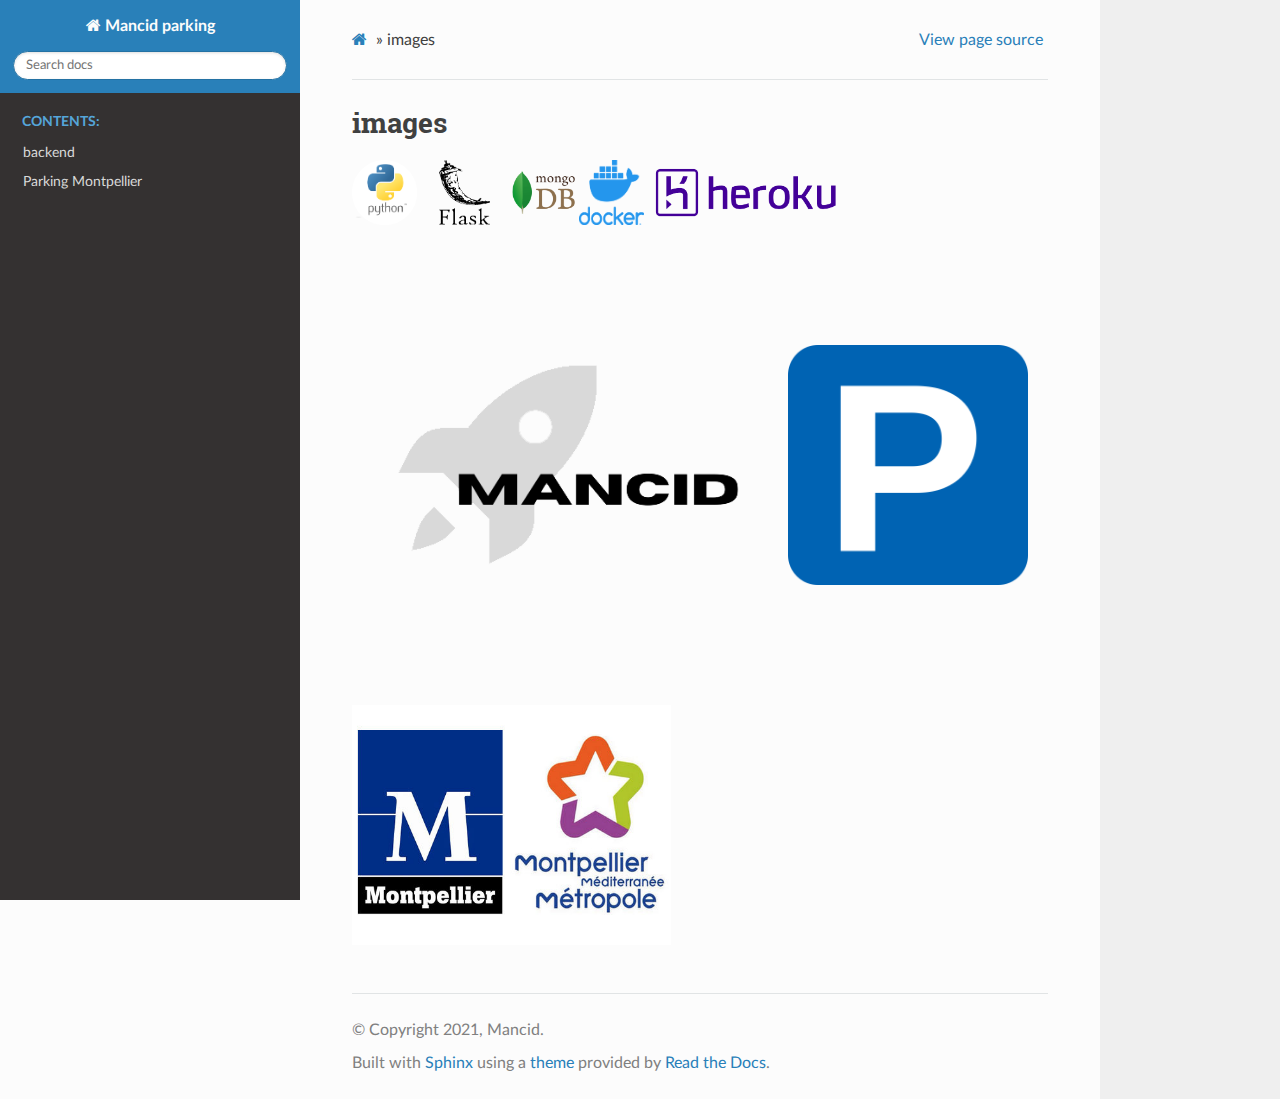
<file: images.html>
<!DOCTYPE html>
<html class="writer-html5" lang="en" >
<head>
  <meta charset="utf-8" />
  
  <meta name="viewport" content="width=device-width, initial-scale=1.0" />
  
  <title>images &mdash; Mancid parking 1 documentation</title>
  

  
  <link rel="stylesheet" href="_static/css/theme.css" type="text/css" />
  <link rel="stylesheet" href="_static/pygments.css" type="text/css" />
  <link rel="stylesheet" href="_static/pygments.css" type="text/css" />
  <link rel="stylesheet" href="_static/css/theme.css" type="text/css" />

  
  

  
  

  

  
  <!--[if lt IE 9]>
    <script src="_static/js/html5shiv.min.js"></script>
  <![endif]-->
  
    
      <script type="text/javascript" id="documentation_options" data-url_root="./" src="_static/documentation_options.js"></script>
        <script data-url_root="./" id="documentation_options" src="_static/documentation_options.js"></script>
        <script src="_static/jquery.js"></script>
        <script src="_static/underscore.js"></script>
        <script src="_static/doctools.js"></script>
    
    <script type="text/javascript" src="_static/js/theme.js"></script>

    
    <link rel="index" title="Index" href="genindex.html" />
    <link rel="search" title="Search" href="search.html" /> 
</head>

<body class="wy-body-for-nav">

   
  <div class="wy-grid-for-nav">
    
    <nav data-toggle="wy-nav-shift" class="wy-nav-side">
      <div class="wy-side-scroll">
        <div class="wy-side-nav-search" >
          

          
            <a href="index.html" class="icon icon-home"> Mancid parking
          

          
          </a>

          
            
            
          

          
<div role="search">
  <form id="rtd-search-form" class="wy-form" action="search.html" method="get">
    <input type="text" name="q" placeholder="Search docs" />
    <input type="hidden" name="check_keywords" value="yes" />
    <input type="hidden" name="area" value="default" />
  </form>
</div>

          
        </div>

        
        <div class="wy-menu wy-menu-vertical" data-spy="affix" role="navigation" aria-label="main navigation">
          
            
            
              
            
            
              <p class="caption"><span class="caption-text">Contents:</span></p>
<ul>
<li class="toctree-l1"><a class="reference internal" href="modules.html">backend</a></li>
<li class="toctree-l1"><a class="reference internal" href="README.html">Parking Montpellier</a></li>
</ul>

            
          
        </div>
        
      </div>
    </nav>

    <section data-toggle="wy-nav-shift" class="wy-nav-content-wrap">

      
      <nav class="wy-nav-top" aria-label="top navigation">
        
          <i data-toggle="wy-nav-top" class="fa fa-bars"></i>
          <a href="index.html">Mancid parking</a>
        
      </nav>


      <div class="wy-nav-content">
        
        <div class="rst-content">
        
          

















<div role="navigation" aria-label="breadcrumbs navigation">

  <ul class="wy-breadcrumbs">
    
      <li><a href="index.html" class="icon icon-home"></a> &raquo;</li>
        
      <li>images</li>
    
    
      <li class="wy-breadcrumbs-aside">
        
          
            <a href="_sources/images.rst.txt" rel="nofollow"> View page source</a>
          
        
      </li>
    
  </ul>

  
  <hr/>
</div>
          <div role="main" class="document" itemscope="itemscope" itemtype="http://schema.org/Article">
           <div itemprop="articleBody">
            
  <div class="section" id="images">
<h1>images<a class="headerlink" href="#images" title="Permalink to this headline">¶</a></h1>
<a class="reference internal image-reference" href="_images/python.png"><img alt="image" src="_images/python.png" style="width: 65px; height: 65px;" /></a>
<a class="reference internal image-reference" href="_images/flask.png"><img alt="image" src="_images/flask.png" style="width: 87px; height: 65px;" /></a>
<a class="reference internal image-reference" href="_images/mongodb.png"><img alt="image" src="_images/mongodb.png" style="width: 63px; height: 65px;" /></a>
<a class="reference internal image-reference" href="_images/docker.png"><img alt="image" src="_images/docker.png" style="width: 65px; height: 65px;" /></a>
<a class="reference internal image-reference" href="_images/heroku.png"><img alt="image" src="_images/heroku.png" style="width: 195px; height: 65px;" /></a>
<a class="reference internal image-reference" href="_images/mancid.png"><img alt="image" src="_images/mancid.png" style="width: 432px; height: 432px;" /></a>
<a class="reference internal image-reference" href="_images/parking-3.png"><img alt="image" src="_images/parking-3.png" style="width: 240px; height: 240px;" /></a>
<a class="reference internal image-reference" href="_images/mtp.jpg"><img alt="image" src="_images/mtp.jpg" style="width: 319px; height: 240px;" /></a>
</div>


           </div>
           
          </div>
          <footer>

  <hr/>

  <div role="contentinfo">
    <p>
        &#169; Copyright 2021, Mancid.

    </p>
  </div>
    
    
    
    Built with <a href="https://www.sphinx-doc.org/">Sphinx</a> using a
    
    <a href="https://github.com/readthedocs/sphinx_rtd_theme">theme</a>
    
    provided by <a href="https://readthedocs.org">Read the Docs</a>. 

</footer>
        </div>
      </div>

    </section>

  </div>
  

  <script type="text/javascript">
      jQuery(function () {
          SphinxRtdTheme.Navigation.enable(true);
      });
  </script>

  
  
    
   

</body>
</html>
</file>
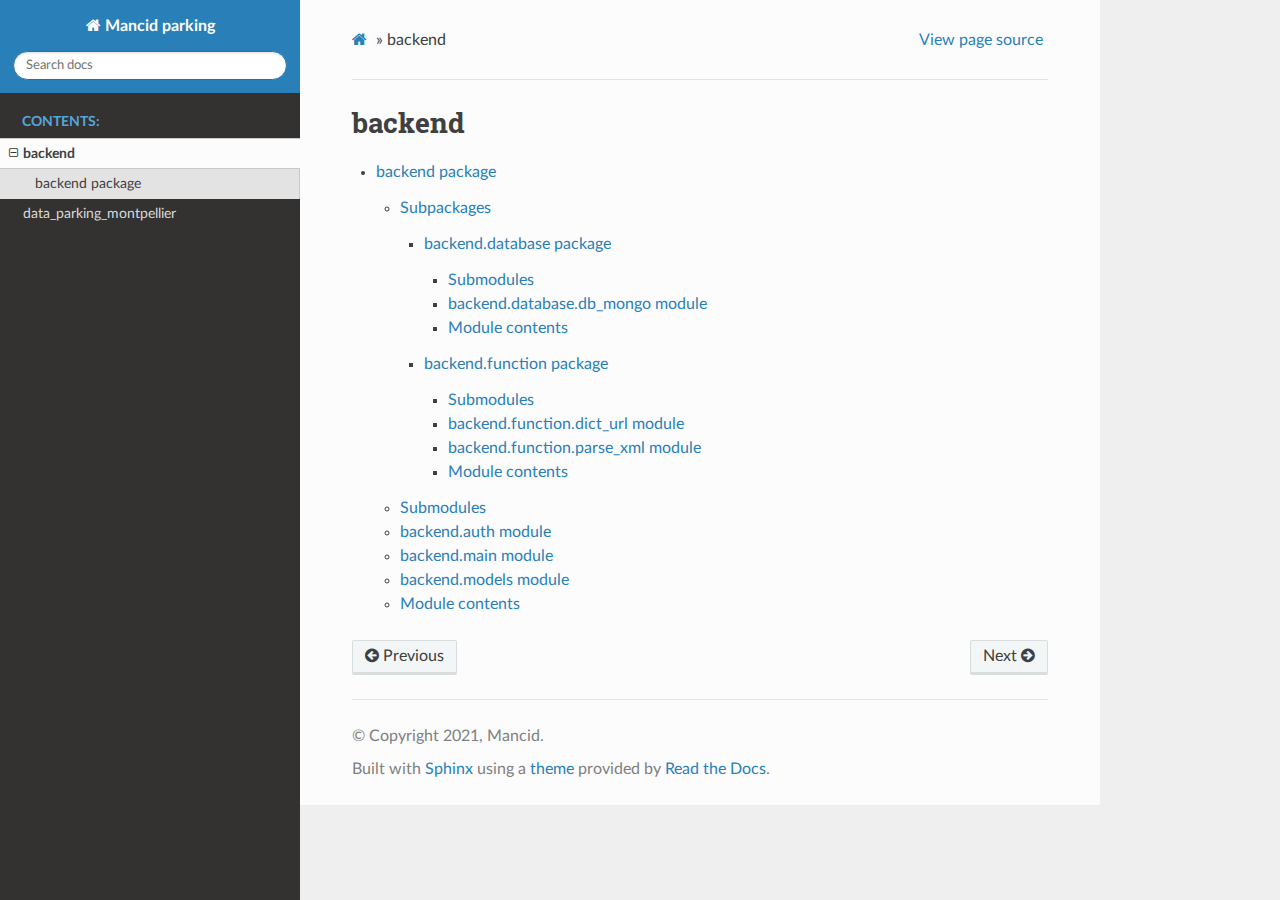
<file: modules.html>
<!DOCTYPE html>
<html class="writer-html5" lang="en" >
<head>
  <meta charset="utf-8" />
  
  <meta name="viewport" content="width=device-width, initial-scale=1.0" />
  
  <title>backend &mdash; Mancid parking 1 documentation</title>
  

  
  <link rel="stylesheet" href="_static/css/theme.css" type="text/css" />
  <link rel="stylesheet" href="_static/pygments.css" type="text/css" />
  <link rel="stylesheet" href="_static/pygments.css" type="text/css" />
  <link rel="stylesheet" href="_static/css/theme.css" type="text/css" />

  
  

  
  

  

  
  <!--[if lt IE 9]>
    <script src="_static/js/html5shiv.min.js"></script>
  <![endif]-->
  
    
      <script type="text/javascript" id="documentation_options" data-url_root="./" src="_static/documentation_options.js"></script>
        <script data-url_root="./" id="documentation_options" src="_static/documentation_options.js"></script>
        <script src="_static/jquery.js"></script>
        <script src="_static/underscore.js"></script>
        <script src="_static/doctools.js"></script>
    
    <script type="text/javascript" src="_static/js/theme.js"></script>

    
    <link rel="index" title="Index" href="genindex.html" />
    <link rel="search" title="Search" href="search.html" />
    <link rel="next" title="backend package" href="backend.html" />
    <link rel="prev" title="Welcome to Mancid parking’s documentation!" href="index.html" /> 
</head>

<body class="wy-body-for-nav">

   
  <div class="wy-grid-for-nav">
    
    <nav data-toggle="wy-nav-shift" class="wy-nav-side">
      <div class="wy-side-scroll">
        <div class="wy-side-nav-search" >
          

          
            <a href="index.html" class="icon icon-home"> Mancid parking
          

          
          </a>

          
            
            
          

          
<div role="search">
  <form id="rtd-search-form" class="wy-form" action="search.html" method="get">
    <input type="text" name="q" placeholder="Search docs" />
    <input type="hidden" name="check_keywords" value="yes" />
    <input type="hidden" name="area" value="default" />
  </form>
</div>

          
        </div>

        
        <div class="wy-menu wy-menu-vertical" data-spy="affix" role="navigation" aria-label="main navigation">
          
            
            
              
            
            
              <p class="caption"><span class="caption-text">Contents:</span></p>
<ul class="current">
<li class="toctree-l1 current"><a class="current reference internal" href="#">backend</a><ul>
<li class="toctree-l2"><a class="reference internal" href="backend.html">backend package</a></li>
</ul>
</li>
<li class="toctree-l1"><a class="reference internal" href="README.html">data_parking_montpellier</a></li>
</ul>

            
          
        </div>
        
      </div>
    </nav>

    <section data-toggle="wy-nav-shift" class="wy-nav-content-wrap">

      
      <nav class="wy-nav-top" aria-label="top navigation">
        
          <i data-toggle="wy-nav-top" class="fa fa-bars"></i>
          <a href="index.html">Mancid parking</a>
        
      </nav>


      <div class="wy-nav-content">
        
        <div class="rst-content">
        
          

















<div role="navigation" aria-label="breadcrumbs navigation">

  <ul class="wy-breadcrumbs">
    
      <li><a href="index.html" class="icon icon-home"></a> &raquo;</li>
        
      <li>backend</li>
    
    
      <li class="wy-breadcrumbs-aside">
        
          
            <a href="_sources/modules.rst.txt" rel="nofollow"> View page source</a>
          
        
      </li>
    
  </ul>

  
  <hr/>
</div>
          <div role="main" class="document" itemscope="itemscope" itemtype="http://schema.org/Article">
           <div itemprop="articleBody">
            
  <div class="section" id="backend">
<h1>backend<a class="headerlink" href="#backend" title="Permalink to this headline">¶</a></h1>
<div class="toctree-wrapper compound">
<ul>
<li class="toctree-l1"><a class="reference internal" href="backend.html">backend package</a><ul>
<li class="toctree-l2"><a class="reference internal" href="backend.html#subpackages">Subpackages</a><ul>
<li class="toctree-l3"><a class="reference internal" href="backend.database.html">backend.database package</a><ul>
<li class="toctree-l4"><a class="reference internal" href="backend.database.html#submodules">Submodules</a></li>
<li class="toctree-l4"><a class="reference internal" href="backend.database.html#module-backend.database.db_mongo">backend.database.db_mongo module</a></li>
<li class="toctree-l4"><a class="reference internal" href="backend.database.html#module-backend.database">Module contents</a></li>
</ul>
</li>
<li class="toctree-l3"><a class="reference internal" href="backend.function.html">backend.function package</a><ul>
<li class="toctree-l4"><a class="reference internal" href="backend.function.html#submodules">Submodules</a></li>
<li class="toctree-l4"><a class="reference internal" href="backend.function.html#module-backend.function.dict_url">backend.function.dict_url module</a></li>
<li class="toctree-l4"><a class="reference internal" href="backend.function.html#module-backend.function.parse_xml">backend.function.parse_xml module</a></li>
<li class="toctree-l4"><a class="reference internal" href="backend.function.html#module-backend.function">Module contents</a></li>
</ul>
</li>
</ul>
</li>
<li class="toctree-l2"><a class="reference internal" href="backend.html#submodules">Submodules</a></li>
<li class="toctree-l2"><a class="reference internal" href="backend.html#backend-auth-module">backend.auth module</a></li>
<li class="toctree-l2"><a class="reference internal" href="backend.html#module-backend.main">backend.main module</a></li>
<li class="toctree-l2"><a class="reference internal" href="backend.html#backend-models-module">backend.models module</a></li>
<li class="toctree-l2"><a class="reference internal" href="backend.html#module-backend">Module contents</a></li>
</ul>
</li>
</ul>
</div>
</div>


           </div>
           
          </div>
          <footer>
    <div class="rst-footer-buttons" role="navigation" aria-label="footer navigation">
        <a href="backend.html" class="btn btn-neutral float-right" title="backend package" accesskey="n" rel="next">Next <span class="fa fa-arrow-circle-right" aria-hidden="true"></span></a>
        <a href="index.html" class="btn btn-neutral float-left" title="Welcome to Mancid parking’s documentation!" accesskey="p" rel="prev"><span class="fa fa-arrow-circle-left" aria-hidden="true"></span> Previous</a>
    </div>

  <hr/>

  <div role="contentinfo">
    <p>
        &#169; Copyright 2021, Mancid.

    </p>
  </div>
    
    
    
    Built with <a href="https://www.sphinx-doc.org/">Sphinx</a> using a
    
    <a href="https://github.com/readthedocs/sphinx_rtd_theme">theme</a>
    
    provided by <a href="https://readthedocs.org">Read the Docs</a>. 

</footer>
        </div>
      </div>

    </section>

  </div>
  

  <script type="text/javascript">
      jQuery(function () {
          SphinxRtdTheme.Navigation.enable(true);
      });
  </script>

  
  
    
   

</body>
</html>
</file>
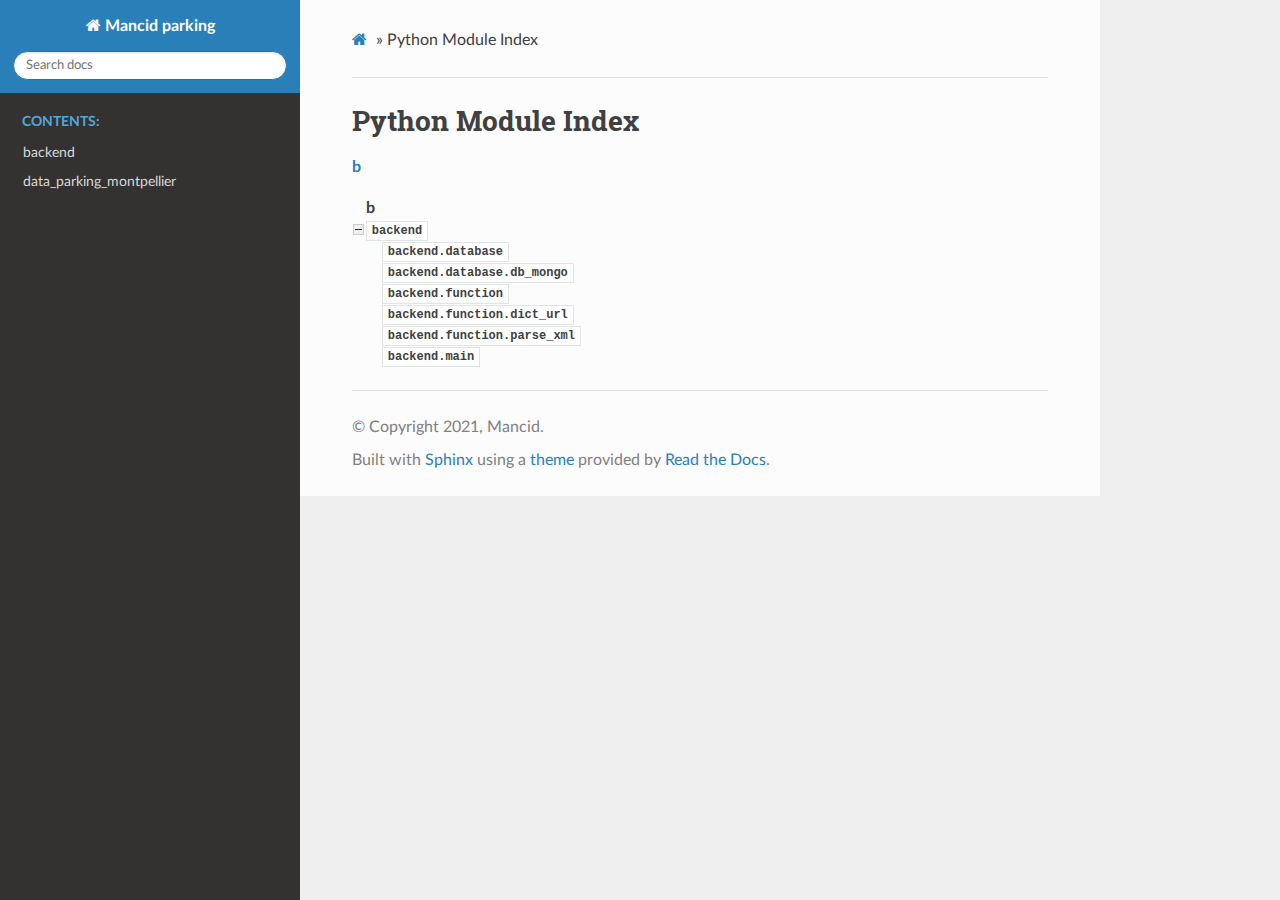
<file: py-modindex.html>
<!DOCTYPE html>
<html class="writer-html5" lang="en" >
<head>
  <meta charset="utf-8" />
  
  <meta name="viewport" content="width=device-width, initial-scale=1.0" />
  
  <title>Python Module Index &mdash; Mancid parking 1 documentation</title>
  

  
  <link rel="stylesheet" href="_static/css/theme.css" type="text/css" />
  <link rel="stylesheet" href="_static/pygments.css" type="text/css" />
  <link rel="stylesheet" href="_static/pygments.css" type="text/css" />
  <link rel="stylesheet" href="_static/css/theme.css" type="text/css" />

  
  

  
  

  

  
  <!--[if lt IE 9]>
    <script src="_static/js/html5shiv.min.js"></script>
  <![endif]-->
  
    
      <script type="text/javascript" id="documentation_options" data-url_root="./" src="_static/documentation_options.js"></script>
        <script data-url_root="./" id="documentation_options" src="_static/documentation_options.js"></script>
        <script src="_static/jquery.js"></script>
        <script src="_static/underscore.js"></script>
        <script src="_static/doctools.js"></script>
    
    <script type="text/javascript" src="_static/js/theme.js"></script>

    
    <link rel="index" title="Index" href="genindex.html" />
    <link rel="search" title="Search" href="search.html" />
 


</head>

<body class="wy-body-for-nav">

   
  <div class="wy-grid-for-nav">
    
    <nav data-toggle="wy-nav-shift" class="wy-nav-side">
      <div class="wy-side-scroll">
        <div class="wy-side-nav-search" >
          

          
            <a href="index.html" class="icon icon-home"> Mancid parking
          

          
          </a>

          
            
            
          

          
<div role="search">
  <form id="rtd-search-form" class="wy-form" action="search.html" method="get">
    <input type="text" name="q" placeholder="Search docs" />
    <input type="hidden" name="check_keywords" value="yes" />
    <input type="hidden" name="area" value="default" />
  </form>
</div>

          
        </div>

        
        <div class="wy-menu wy-menu-vertical" data-spy="affix" role="navigation" aria-label="main navigation">
          
            
            
              
            
            
              <p class="caption"><span class="caption-text">Contents:</span></p>
<ul>
<li class="toctree-l1"><a class="reference internal" href="modules.html">backend</a></li>
<li class="toctree-l1"><a class="reference internal" href="README.html">data_parking_montpellier</a></li>
</ul>

            
          
        </div>
        
      </div>
    </nav>

    <section data-toggle="wy-nav-shift" class="wy-nav-content-wrap">

      
      <nav class="wy-nav-top" aria-label="top navigation">
        
          <i data-toggle="wy-nav-top" class="fa fa-bars"></i>
          <a href="index.html">Mancid parking</a>
        
      </nav>


      <div class="wy-nav-content">
        
        <div class="rst-content">
        
          

















<div role="navigation" aria-label="breadcrumbs navigation">

  <ul class="wy-breadcrumbs">
    
      <li><a href="index.html" class="icon icon-home"></a> &raquo;</li>
        
      <li>Python Module Index</li>
    
    
      <li class="wy-breadcrumbs-aside">
        
      </li>
    
  </ul>

  
  <hr/>
</div>
          <div role="main" class="document" itemscope="itemscope" itemtype="http://schema.org/Article">
           <div itemprop="articleBody">
            

   <h1>Python Module Index</h1>

   <div class="modindex-jumpbox">
   <a href="#cap-b"><strong>b</strong></a>
   </div>

   <table class="indextable modindextable">
     <tr class="pcap"><td></td><td>&#160;</td><td></td></tr>
     <tr class="cap" id="cap-b"><td></td><td>
       <strong>b</strong></td><td></td></tr>
     <tr>
       <td><img src="_static/minus.png" class="toggler"
              id="toggle-1" style="display: none" alt="-" /></td>
       <td>
       <a href="backend.html#module-backend"><code class="xref">backend</code></a></td><td>
       <em></em></td></tr>
     <tr class="cg-1">
       <td></td>
       <td>&#160;&#160;&#160;
       <a href="backend.database.html#module-backend.database"><code class="xref">backend.database</code></a></td><td>
       <em></em></td></tr>
     <tr class="cg-1">
       <td></td>
       <td>&#160;&#160;&#160;
       <a href="backend.database.html#module-backend.database.db_mongo"><code class="xref">backend.database.db_mongo</code></a></td><td>
       <em></em></td></tr>
     <tr class="cg-1">
       <td></td>
       <td>&#160;&#160;&#160;
       <a href="backend.function.html#module-backend.function"><code class="xref">backend.function</code></a></td><td>
       <em></em></td></tr>
     <tr class="cg-1">
       <td></td>
       <td>&#160;&#160;&#160;
       <a href="backend.function.html#module-backend.function.dict_url"><code class="xref">backend.function.dict_url</code></a></td><td>
       <em></em></td></tr>
     <tr class="cg-1">
       <td></td>
       <td>&#160;&#160;&#160;
       <a href="backend.function.html#module-backend.function.parse_xml"><code class="xref">backend.function.parse_xml</code></a></td><td>
       <em></em></td></tr>
     <tr class="cg-1">
       <td></td>
       <td>&#160;&#160;&#160;
       <a href="backend.html#module-backend.main"><code class="xref">backend.main</code></a></td><td>
       <em></em></td></tr>
   </table>


           </div>
           
          </div>
          <footer>

  <hr/>

  <div role="contentinfo">
    <p>
        &#169; Copyright 2021, Mancid.

    </p>
  </div>
    
    
    
    Built with <a href="https://www.sphinx-doc.org/">Sphinx</a> using a
    
    <a href="https://github.com/readthedocs/sphinx_rtd_theme">theme</a>
    
    provided by <a href="https://readthedocs.org">Read the Docs</a>. 

</footer>
        </div>
      </div>

    </section>

  </div>
  

  <script type="text/javascript">
      jQuery(function () {
          SphinxRtdTheme.Navigation.enable(true);
      });
  </script>

  
  
    
   

</body>
</html>
</file>
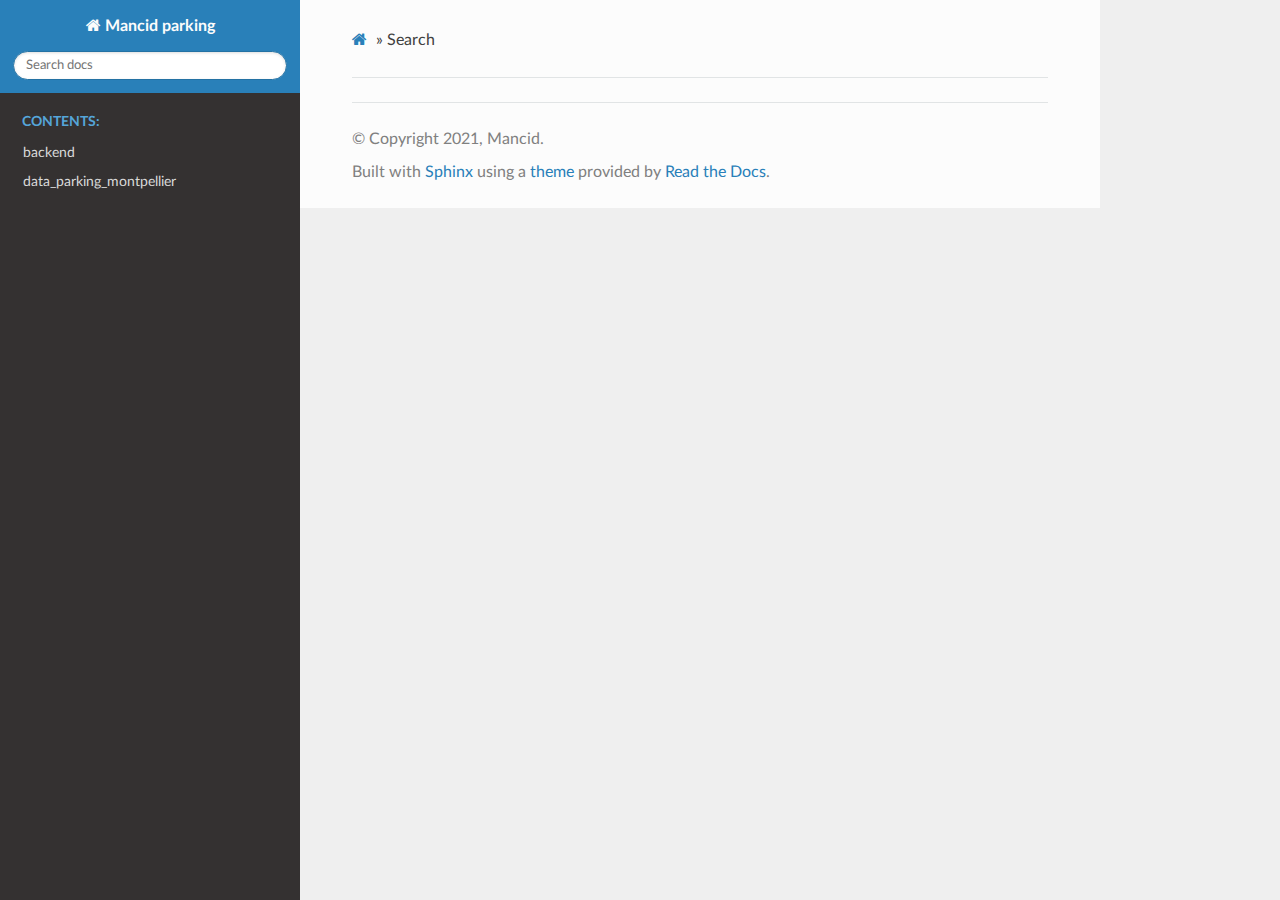
<file: search.html>
<!DOCTYPE html>
<html class="writer-html5" lang="en" >
<head>
  <meta charset="utf-8" />
  
  <meta name="viewport" content="width=device-width, initial-scale=1.0" />
  
  <title>Search &mdash; Mancid parking 1 documentation</title>
  

  
  <link rel="stylesheet" href="_static/css/theme.css" type="text/css" />
  <link rel="stylesheet" href="_static/pygments.css" type="text/css" />
  <link rel="stylesheet" href="_static/pygments.css" type="text/css" />
  <link rel="stylesheet" href="_static/css/theme.css" type="text/css" />

  
  

  
  

  

  
    
  <!--[if lt IE 9]>
    <script src="_static/js/html5shiv.min.js"></script>
  <![endif]-->
  
    
      <script type="text/javascript" id="documentation_options" data-url_root="./" src="_static/documentation_options.js"></script>
        <script data-url_root="./" id="documentation_options" src="_static/documentation_options.js"></script>
        <script src="_static/jquery.js"></script>
        <script src="_static/underscore.js"></script>
        <script src="_static/doctools.js"></script>
    
    <script type="text/javascript" src="_static/js/theme.js"></script>

    
    <script type="text/javascript" src="_static/searchtools.js"></script>
    <script type="text/javascript" src="_static/language_data.js"></script>
    <link rel="index" title="Index" href="genindex.html" />
    <link rel="search" title="Search" href="#" /> 
</head>

<body class="wy-body-for-nav">

   
  <div class="wy-grid-for-nav">
    
    <nav data-toggle="wy-nav-shift" class="wy-nav-side">
      <div class="wy-side-scroll">
        <div class="wy-side-nav-search" >
          

          
            <a href="index.html" class="icon icon-home"> Mancid parking
          

          
          </a>

          
            
            
          

          
<div role="search">
  <form id="rtd-search-form" class="wy-form" action="#" method="get">
    <input type="text" name="q" placeholder="Search docs" />
    <input type="hidden" name="check_keywords" value="yes" />
    <input type="hidden" name="area" value="default" />
  </form>
</div>

          
        </div>

        
        <div class="wy-menu wy-menu-vertical" data-spy="affix" role="navigation" aria-label="main navigation">
          
            
            
              
            
            
              <p class="caption"><span class="caption-text">Contents:</span></p>
<ul>
<li class="toctree-l1"><a class="reference internal" href="modules.html">backend</a></li>
<li class="toctree-l1"><a class="reference internal" href="README.html">data_parking_montpellier</a></li>
</ul>

            
          
        </div>
        
      </div>
    </nav>

    <section data-toggle="wy-nav-shift" class="wy-nav-content-wrap">

      
      <nav class="wy-nav-top" aria-label="top navigation">
        
          <i data-toggle="wy-nav-top" class="fa fa-bars"></i>
          <a href="index.html">Mancid parking</a>
        
      </nav>


      <div class="wy-nav-content">
        
        <div class="rst-content">
        
          

















<div role="navigation" aria-label="breadcrumbs navigation">

  <ul class="wy-breadcrumbs">
    
      <li><a href="index.html" class="icon icon-home"></a> &raquo;</li>
        
      <li>Search</li>
    
    
      <li class="wy-breadcrumbs-aside">
        
      </li>
    
  </ul>

  
  <hr/>
</div>
          <div role="main" class="document" itemscope="itemscope" itemtype="http://schema.org/Article">
           <div itemprop="articleBody">
            
  <noscript>
  <div id="fallback" class="admonition warning">
    <p class="last">
      Please activate JavaScript to enable the search functionality.
    </p>
  </div>
  </noscript>

  
  <div id="search-results">
  
  </div>

           </div>
           
          </div>
          <footer>

  <hr/>

  <div role="contentinfo">
    <p>
        &#169; Copyright 2021, Mancid.

    </p>
  </div>
    
    
    
    Built with <a href="https://www.sphinx-doc.org/">Sphinx</a> using a
    
    <a href="https://github.com/readthedocs/sphinx_rtd_theme">theme</a>
    
    provided by <a href="https://readthedocs.org">Read the Docs</a>. 

</footer>
        </div>
      </div>

    </section>

  </div>
  

  <script type="text/javascript">
      jQuery(function () {
          SphinxRtdTheme.Navigation.enable(true);
      });
  </script>

  
  
    
  
  <script type="text/javascript">
    jQuery(function() { Search.loadIndex("searchindex.js"); });
  </script>
  
  <script type="text/javascript" id="searchindexloader"></script>
   


</body>
</html>
</file>
<file: _static/css/theme.css>
html{box-sizing:border-box}*,:after,:before{box-sizing:inherit}article,aside,details,figcaption,figure,footer,header,hgroup,nav,section{display:block}audio,canvas,video{display:inline-block;*display:inline;*zoom:1}[hidden],audio:not([controls]){display:none}*{-webkit-box-sizing:border-box;-moz-box-sizing:border-box;box-sizing:border-box}html{font-size:100%;-webkit-text-size-adjust:100%;-ms-text-size-adjust:100%}body{margin:0}a:active,a:hover{outline:0}abbr[title]{border-bottom:1px dotted}b,strong{font-weight:700}blockquote{margin:0}dfn{font-style:italic}ins{background:#ff9;text-decoration:none}ins,mark{color:#000}mark{background:#ff0;font-style:italic;font-weight:700}.rst-content code,.rst-content tt,code,kbd,pre,samp{font-family:monospace,serif;_font-family:courier new,monospace;font-size:1em}pre{white-space:pre}q{quotes:none}q:after,q:before{content:"";content:none}small{font-size:85%}sub,sup{font-size:75%;line-height:0;position:relative;vertical-align:baseline}sup{top:-.5em}sub{bottom:-.25em}dl,ol,ul{margin:0;padding:0;list-style:none;list-style-image:none}li{list-style:none}dd{margin:0}img{border:0;-ms-interpolation-mode:bicubic;vertical-align:middle;max-width:100%}svg:not(:root){overflow:hidden}figure,form{margin:0}label{cursor:pointer}button,input,select,textarea{font-size:100%;margin:0;vertical-align:baseline;*vertical-align:middle}button,input{line-height:normal}button,input[type=button],input[type=reset],input[type=submit]{cursor:pointer;-webkit-appearance:button;*overflow:visible}button[disabled],input[disabled]{cursor:default}input[type=search]{-webkit-appearance:textfield;-moz-box-sizing:content-box;-webkit-box-sizing:content-box;box-sizing:content-box}textarea{resize:vertical}table{border-collapse:collapse;border-spacing:0}td{vertical-align:top}.chromeframe{margin:.2em 0;background:#ccc;color:#000;padding:.2em 0}.ir{display:block;border:0;text-indent:-999em;overflow:hidden;background-color:transparent;background-repeat:no-repeat;text-align:left;direction:ltr;*line-height:0}.ir br{display:none}.hidden{display:none!important;visibility:hidden}.visuallyhidden{border:0;clip:rect(0 0 0 0);height:1px;margin:-1px;overflow:hidden;padding:0;position:absolute;width:1px}.visuallyhidden.focusable:active,.visuallyhidden.focusable:focus{clip:auto;height:auto;margin:0;overflow:visible;position:static;width:auto}.invisible{visibility:hidden}.relative{position:relative}big,small{font-size:100%}@media print{body,html,section{background:none!important}*{box-shadow:none!important;text-shadow:none!important;filter:none!important;-ms-filter:none!important}a,a:visited{text-decoration:underline}.ir a:after,a[href^="#"]:after,a[href^="javascript:"]:after{content:""}blockquote,pre{page-break-inside:avoid}thead{display:table-header-group}img,tr{page-break-inside:avoid}img{max-width:100%!important}@page{margin:.5cm}.rst-content .toctree-wrapper>p.caption,h2,h3,p{orphans:3;widows:3}.rst-content .toctree-wrapper>p.caption,h2,h3{page-break-after:avoid}}.btn,.fa:before,.icon:before,.rst-content .admonition,.rst-content .admonition-title:before,.rst-content .admonition-todo,.rst-content .attention,.rst-content .caution,.rst-content .code-block-caption .headerlink:before,.rst-content .danger,.rst-content .error,.rst-content .hint,.rst-content .important,.rst-content .note,.rst-content .seealso,.rst-content .tip,.rst-content .warning,.rst-content code.download span:first-child:before,.rst-content dl dt .headerlink:before,.rst-content h1 .headerlink:before,.rst-content h2 .headerlink:before,.rst-content h3 .headerlink:before,.rst-content h4 .headerlink:before,.rst-content h5 .headerlink:before,.rst-content h6 .headerlink:before,.rst-content p.caption .headerlink:before,.rst-content table>caption .headerlink:before,.rst-content tt.download span:first-child:before,.wy-alert,.wy-dropdown .caret:before,.wy-inline-validate.wy-inline-validate-danger .wy-input-context:before,.wy-inline-validate.wy-inline-validate-info .wy-input-context:before,.wy-inline-validate.wy-inline-validate-success .wy-input-context:before,.wy-inline-validate.wy-inline-validate-warning .wy-input-context:before,.wy-menu-vertical li.current>a,.wy-menu-vertical li.current>a span.toctree-expand:before,.wy-menu-vertical li.on a,.wy-menu-vertical li.on a span.toctree-expand:before,.wy-menu-vertical li span.toctree-expand:before,.wy-nav-top a,.wy-side-nav-search .wy-dropdown>a,.wy-side-nav-search>a,input[type=color],input[type=date],input[type=datetime-local],input[type=datetime],input[type=email],input[type=month],input[type=number],input[type=password],input[type=search],input[type=tel],input[type=text],input[type=time],input[type=url],input[type=week],select,textarea{-webkit-font-smoothing:antialiased}.clearfix{*zoom:1}.clearfix:after,.clearfix:before{display:table;content:""}.clearfix:after{clear:both}/*!
 *  Font Awesome 4.7.0 by @davegandy - http://fontawesome.io - @fontawesome
 *  License - http://fontawesome.io/license (Font: SIL OFL 1.1, CSS: MIT License)
 */@font-face{font-family:FontAwesome;src:url(fonts/fontawesome-webfont.eot?674f50d287a8c48dc19ba404d20fe713);src:url(fonts/fontawesome-webfont.eot?674f50d287a8c48dc19ba404d20fe713?#iefix&v=4.7.0) format("embedded-opentype"),url(fonts/fontawesome-webfont.woff2?af7ae505a9eed503f8b8e6982036873e) format("woff2"),url(fonts/fontawesome-webfont.woff?fee66e712a8a08eef5805a46892932ad) format("woff"),url(fonts/fontawesome-webfont.ttf?b06871f281fee6b241d60582ae9369b9) format("truetype"),url(fonts/fontawesome-webfont.svg?912ec66d7572ff821749319396470bde#fontawesomeregular) format("svg");font-weight:400;font-style:normal}.fa,.icon,.rst-content .admonition-title,.rst-content .code-block-caption .headerlink,.rst-content code.download span:first-child,.rst-content dl dt .headerlink,.rst-content h1 .headerlink,.rst-content h2 .headerlink,.rst-content h3 .headerlink,.rst-content h4 .headerlink,.rst-content h5 .headerlink,.rst-content h6 .headerlink,.rst-content p.caption .headerlink,.rst-content table>caption .headerlink,.rst-content tt.download span:first-child,.wy-menu-vertical li.current>a span.toctree-expand,.wy-menu-vertical li.on a span.toctree-expand,.wy-menu-vertical li span.toctree-expand{display:inline-block;font:normal normal normal 14px/1 FontAwesome;font-size:inherit;text-rendering:auto;-webkit-font-smoothing:antialiased;-moz-osx-font-smoothing:grayscale}.fa-lg{font-size:1.33333em;line-height:.75em;vertical-align:-15%}.fa-2x{font-size:2em}.fa-3x{font-size:3em}.fa-4x{font-size:4em}.fa-5x{font-size:5em}.fa-fw{width:1.28571em;text-align:center}.fa-ul{padding-left:0;margin-left:2.14286em;list-style-type:none}.fa-ul>li{position:relative}.fa-li{position:absolute;left:-2.14286em;width:2.14286em;top:.14286em;text-align:center}.fa-li.fa-lg{left:-1.85714em}.fa-border{padding:.2em .25em .15em;border:.08em solid #eee;border-radius:.1em}.fa-pull-left{float:left}.fa-pull-right{float:right}.fa-pull-left.icon,.fa.fa-pull-left,.rst-content .code-block-caption .fa-pull-left.headerlink,.rst-content .fa-pull-left.admonition-title,.rst-content code.download span.fa-pull-left:first-child,.rst-content dl dt .fa-pull-left.headerlink,.rst-content h1 .fa-pull-left.headerlink,.rst-content h2 .fa-pull-left.headerlink,.rst-content h3 .fa-pull-left.headerlink,.rst-content h4 .fa-pull-left.headerlink,.rst-content h5 .fa-pull-left.headerlink,.rst-content h6 .fa-pull-left.headerlink,.rst-content p.caption .fa-pull-left.headerlink,.rst-content table>caption .fa-pull-left.headerlink,.rst-content tt.download span.fa-pull-left:first-child,.wy-menu-vertical li.current>a span.fa-pull-left.toctree-expand,.wy-menu-vertical li.on a span.fa-pull-left.toctree-expand,.wy-menu-vertical li span.fa-pull-left.toctree-expand{margin-right:.3em}.fa-pull-right.icon,.fa.fa-pull-right,.rst-content .code-block-caption .fa-pull-right.headerlink,.rst-content .fa-pull-right.admonition-title,.rst-content code.download span.fa-pull-right:first-child,.rst-content dl dt .fa-pull-right.headerlink,.rst-content h1 .fa-pull-right.headerlink,.rst-content h2 .fa-pull-right.headerlink,.rst-content h3 .fa-pull-right.headerlink,.rst-content h4 .fa-pull-right.headerlink,.rst-content h5 .fa-pull-right.headerlink,.rst-content h6 .fa-pull-right.headerlink,.rst-content p.caption .fa-pull-right.headerlink,.rst-content table>caption .fa-pull-right.headerlink,.rst-content tt.download span.fa-pull-right:first-child,.wy-menu-vertical li.current>a span.fa-pull-right.toctree-expand,.wy-menu-vertical li.on a span.fa-pull-right.toctree-expand,.wy-menu-vertical li span.fa-pull-right.toctree-expand{margin-left:.3em}.pull-right{float:right}.pull-left{float:left}.fa.pull-left,.pull-left.icon,.rst-content .code-block-caption .pull-left.headerlink,.rst-content .pull-left.admonition-title,.rst-content code.download span.pull-left:first-child,.rst-content dl dt .pull-left.headerlink,.rst-content h1 .pull-left.headerlink,.rst-content h2 .pull-left.headerlink,.rst-content h3 .pull-left.headerlink,.rst-content h4 .pull-left.headerlink,.rst-content h5 .pull-left.headerlink,.rst-content h6 .pull-left.headerlink,.rst-content p.caption .pull-left.headerlink,.rst-content table>caption .pull-left.headerlink,.rst-content tt.download span.pull-left:first-child,.wy-menu-vertical li.current>a span.pull-left.toctree-expand,.wy-menu-vertical li.on a span.pull-left.toctree-expand,.wy-menu-vertical li span.pull-left.toctree-expand{margin-right:.3em}.fa.pull-right,.pull-right.icon,.rst-content .code-block-caption .pull-right.headerlink,.rst-content .pull-right.admonition-title,.rst-content code.download span.pull-right:first-child,.rst-content dl dt .pull-right.headerlink,.rst-content h1 .pull-right.headerlink,.rst-content h2 .pull-right.headerlink,.rst-content h3 .pull-right.headerlink,.rst-content h4 .pull-right.headerlink,.rst-content h5 .pull-right.headerlink,.rst-content h6 .pull-right.headerlink,.rst-content p.caption .pull-right.headerlink,.rst-content table>caption .pull-right.headerlink,.rst-content tt.download span.pull-right:first-child,.wy-menu-vertical li.current>a span.pull-right.toctree-expand,.wy-menu-vertical li.on a span.pull-right.toctree-expand,.wy-menu-vertical li span.pull-right.toctree-expand{margin-left:.3em}.fa-spin{-webkit-animation:fa-spin 2s linear infinite;animation:fa-spin 2s linear infinite}.fa-pulse{-webkit-animation:fa-spin 1s steps(8) infinite;animation:fa-spin 1s steps(8) infinite}@-webkit-keyframes fa-spin{0%{-webkit-transform:rotate(0deg);transform:rotate(0deg)}to{-webkit-transform:rotate(359deg);transform:rotate(359deg)}}@keyframes fa-spin{0%{-webkit-transform:rotate(0deg);transform:rotate(0deg)}to{-webkit-transform:rotate(359deg);transform:rotate(359deg)}}.fa-rotate-90{-ms-filter:"progid:DXImageTransform.Microsoft.BasicImage(rotation=1)";-webkit-transform:rotate(90deg);-ms-transform:rotate(90deg);transform:rotate(90deg)}.fa-rotate-180{-ms-filter:"progid:DXImageTransform.Microsoft.BasicImage(rotation=2)";-webkit-transform:rotate(180deg);-ms-transform:rotate(180deg);transform:rotate(180deg)}.fa-rotate-270{-ms-filter:"progid:DXImageTransform.Microsoft.BasicImage(rotation=3)";-webkit-transform:rotate(270deg);-ms-transform:rotate(270deg);transform:rotate(270deg)}.fa-flip-horizontal{-ms-filter:"progid:DXImageTransform.Microsoft.BasicImage(rotation=0, mirror=1)";-webkit-transform:scaleX(-1);-ms-transform:scaleX(-1);transform:scaleX(-1)}.fa-flip-vertical{-ms-filter:"progid:DXImageTransform.Microsoft.BasicImage(rotation=2, mirror=1)";-webkit-transform:scaleY(-1);-ms-transform:scaleY(-1);transform:scaleY(-1)}:root .fa-flip-horizontal,:root .fa-flip-vertical,:root .fa-rotate-90,:root .fa-rotate-180,:root .fa-rotate-270{filter:none}.fa-stack{position:relative;display:inline-block;width:2em;height:2em;line-height:2em;vertical-align:middle}.fa-stack-1x,.fa-stack-2x{position:absolute;left:0;width:100%;text-align:center}.fa-stack-1x{line-height:inherit}.fa-stack-2x{font-size:2em}.fa-inverse{color:#fff}.fa-glass:before{content:""}.fa-music:before{content:""}.fa-search:before,.icon-search:before{content:""}.fa-envelope-o:before{content:""}.fa-heart:before{content:""}.fa-star:before{content:""}.fa-star-o:before{content:""}.fa-user:before{content:""}.fa-film:before{content:""}.fa-th-large:before{content:""}.fa-th:before{content:""}.fa-th-list:before{content:""}.fa-check:before{content:""}.fa-close:before,.fa-remove:before,.fa-times:before{content:""}.fa-search-plus:before{content:""}.fa-search-minus:before{content:""}.fa-power-off:before{content:""}.fa-signal:before{content:""}.fa-cog:before,.fa-gear:before{content:""}.fa-trash-o:before{content:""}.fa-home:before,.icon-home:before{content:""}.fa-file-o:before{content:""}.fa-clock-o:before{content:""}.fa-road:before{content:""}.fa-download:before,.rst-content code.download span:first-child:before,.rst-content tt.download span:first-child:before{content:""}.fa-arrow-circle-o-down:before{content:""}.fa-arrow-circle-o-up:before{content:""}.fa-inbox:before{content:""}.fa-play-circle-o:before{content:""}.fa-repeat:before,.fa-rotate-right:before{content:""}.fa-refresh:before{content:""}.fa-list-alt:before{content:""}.fa-lock:before{content:""}.fa-flag:before{content:""}.fa-headphones:before{content:""}.fa-volume-off:before{content:""}.fa-volume-down:before{content:""}.fa-volume-up:before{content:""}.fa-qrcode:before{content:""}.fa-barcode:before{content:""}.fa-tag:before{content:""}.fa-tags:before{content:""}.fa-book:before,.icon-book:before{content:""}.fa-bookmark:before{content:""}.fa-print:before{content:""}.fa-camera:before{content:""}.fa-font:before{content:""}.fa-bold:before{content:""}.fa-italic:before{content:""}.fa-text-height:before{content:""}.fa-text-width:before{content:""}.fa-align-left:before{content:""}.fa-align-center:before{content:""}.fa-align-right:before{content:""}.fa-align-justify:before{content:""}.fa-list:before{content:""}.fa-dedent:before,.fa-outdent:before{content:""}.fa-indent:before{content:""}.fa-video-camera:before{content:""}.fa-image:before,.fa-photo:before,.fa-picture-o:before{content:""}.fa-pencil:before{content:""}.fa-map-marker:before{content:""}.fa-adjust:before{content:""}.fa-tint:before{content:""}.fa-edit:before,.fa-pencil-square-o:before{content:""}.fa-share-square-o:before{content:""}.fa-check-square-o:before{content:""}.fa-arrows:before{content:""}.fa-step-backward:before{content:""}.fa-fast-backward:before{content:""}.fa-backward:before{content:""}.fa-play:before{content:""}.fa-pause:before{content:""}.fa-stop:before{content:""}.fa-forward:before{content:""}.fa-fast-forward:before{content:""}.fa-step-forward:before{content:""}.fa-eject:before{content:""}.fa-chevron-left:before{content:""}.fa-chevron-right:before{content:""}.fa-plus-circle:before{content:""}.fa-minus-circle:before{content:""}.fa-times-circle:before,.wy-inline-validate.wy-inline-validate-danger .wy-input-context:before{content:""}.fa-check-circle:before,.wy-inline-validate.wy-inline-validate-success .wy-input-context:before{content:""}.fa-question-circle:before{content:""}.fa-info-circle:before{content:""}.fa-crosshairs:before{content:""}.fa-times-circle-o:before{content:""}.fa-check-circle-o:before{content:""}.fa-ban:before{content:""}.fa-arrow-left:before{content:""}.fa-arrow-right:before{content:""}.fa-arrow-up:before{content:""}.fa-arrow-down:before{content:""}.fa-mail-forward:before,.fa-share:before{content:""}.fa-expand:before{content:""}.fa-compress:before{content:""}.fa-plus:before{content:""}.fa-minus:before{content:""}.fa-asterisk:before{content:""}.fa-exclamation-circle:before,.rst-content .admonition-title:before,.wy-inline-validate.wy-inline-validate-info .wy-input-context:before,.wy-inline-validate.wy-inline-validate-warning .wy-input-context:before{content:""}.fa-gift:before{content:""}.fa-leaf:before{content:""}.fa-fire:before,.icon-fire:before{content:""}.fa-eye:before{content:""}.fa-eye-slash:before{content:""}.fa-exclamation-triangle:before,.fa-warning:before{content:""}.fa-plane:before{content:""}.fa-calendar:before{content:""}.fa-random:before{content:""}.fa-comment:before{content:""}.fa-magnet:before{content:""}.fa-chevron-up:before{content:""}.fa-chevron-down:before{content:""}.fa-retweet:before{content:""}.fa-shopping-cart:before{content:""}.fa-folder:before{content:""}.fa-folder-open:before{content:""}.fa-arrows-v:before{content:""}.fa-arrows-h:before{content:""}.fa-bar-chart-o:before,.fa-bar-chart:before{content:""}.fa-twitter-square:before{content:""}.fa-facebook-square:before{content:""}.fa-camera-retro:before{content:""}.fa-key:before{content:""}.fa-cogs:before,.fa-gears:before{content:""}.fa-comments:before{content:""}.fa-thumbs-o-up:before{content:""}.fa-thumbs-o-down:before{content:""}.fa-star-half:before{content:""}.fa-heart-o:before{content:""}.fa-sign-out:before{content:""}.fa-linkedin-square:before{content:""}.fa-thumb-tack:before{content:""}.fa-external-link:before{content:""}.fa-sign-in:before{content:""}.fa-trophy:before{content:""}.fa-github-square:before{content:""}.fa-upload:before{content:""}.fa-lemon-o:before{content:""}.fa-phone:before{content:""}.fa-square-o:before{content:""}.fa-bookmark-o:before{content:""}.fa-phone-square:before{content:""}.fa-twitter:before{content:""}.fa-facebook-f:before,.fa-facebook:before{content:""}.fa-github:before,.icon-github:before{content:""}.fa-unlock:before{content:""}.fa-credit-card:before{content:""}.fa-feed:before,.fa-rss:before{content:""}.fa-hdd-o:before{content:""}.fa-bullhorn:before{content:""}.fa-bell:before{content:""}.fa-certificate:before{content:""}.fa-hand-o-right:before{content:""}.fa-hand-o-left:before{content:""}.fa-hand-o-up:before{content:""}.fa-hand-o-down:before{content:""}.fa-arrow-circle-left:before,.icon-circle-arrow-left:before{content:""}.fa-arrow-circle-right:before,.icon-circle-arrow-right:before{content:""}.fa-arrow-circle-up:before{content:""}.fa-arrow-circle-down:before{content:""}.fa-globe:before{content:""}.fa-wrench:before{content:""}.fa-tasks:before{content:""}.fa-filter:before{content:""}.fa-briefcase:before{content:""}.fa-arrows-alt:before{content:""}.fa-group:before,.fa-users:before{content:""}.fa-chain:before,.fa-link:before,.icon-link:before{content:""}.fa-cloud:before{content:""}.fa-flask:before{content:""}.fa-cut:before,.fa-scissors:before{content:""}.fa-copy:before,.fa-files-o:before{content:""}.fa-paperclip:before{content:""}.fa-floppy-o:before,.fa-save:before{content:""}.fa-square:before{content:""}.fa-bars:before,.fa-navicon:before,.fa-reorder:before{content:""}.fa-list-ul:before{content:""}.fa-list-ol:before{content:""}.fa-strikethrough:before{content:""}.fa-underline:before{content:""}.fa-table:before{content:""}.fa-magic:before{content:""}.fa-truck:before{content:""}.fa-pinterest:before{content:""}.fa-pinterest-square:before{content:""}.fa-google-plus-square:before{content:""}.fa-google-plus:before{content:""}.fa-money:before{content:""}.fa-caret-down:before,.icon-caret-down:before,.wy-dropdown .caret:before{content:""}.fa-caret-up:before{content:""}.fa-caret-left:before{content:""}.fa-caret-right:before{content:""}.fa-columns:before{content:""}.fa-sort:before,.fa-unsorted:before{content:""}.fa-sort-desc:before,.fa-sort-down:before{content:""}.fa-sort-asc:before,.fa-sort-up:before{content:""}.fa-envelope:before{content:""}.fa-linkedin:before{content:""}.fa-rotate-left:before,.fa-undo:before{content:""}.fa-gavel:before,.fa-legal:before{content:""}.fa-dashboard:before,.fa-tachometer:before{content:""}.fa-comment-o:before{content:""}.fa-comments-o:before{content:""}.fa-bolt:before,.fa-flash:before{content:""}.fa-sitemap:before{content:""}.fa-umbrella:before{content:""}.fa-clipboard:before,.fa-paste:before{content:""}.fa-lightbulb-o:before{content:""}.fa-exchange:before{content:""}.fa-cloud-download:before{content:""}.fa-cloud-upload:before{content:""}.fa-user-md:before{content:""}.fa-stethoscope:before{content:""}.fa-suitcase:before{content:""}.fa-bell-o:before{content:""}.fa-coffee:before{content:""}.fa-cutlery:before{content:""}.fa-file-text-o:before{content:""}.fa-building-o:before{content:""}.fa-hospital-o:before{content:""}.fa-ambulance:before{content:""}.fa-medkit:before{content:""}.fa-fighter-jet:before{content:""}.fa-beer:before{content:""}.fa-h-square:before{content:""}.fa-plus-square:before{content:""}.fa-angle-double-left:before{content:""}.fa-angle-double-right:before{content:""}.fa-angle-double-up:before{content:""}.fa-angle-double-down:before{content:""}.fa-angle-left:before{content:""}.fa-angle-right:before{content:""}.fa-angle-up:before{content:""}.fa-angle-down:before{content:""}.fa-desktop:before{content:""}.fa-laptop:before{content:""}.fa-tablet:before{content:""}.fa-mobile-phone:before,.fa-mobile:before{content:""}.fa-circle-o:before{content:""}.fa-quote-left:before{content:""}.fa-quote-right:before{content:""}.fa-spinner:before{content:""}.fa-circle:before{content:""}.fa-mail-reply:before,.fa-reply:before{content:""}.fa-github-alt:before{content:""}.fa-folder-o:before{content:""}.fa-folder-open-o:before{content:""}.fa-smile-o:before{content:""}.fa-frown-o:before{content:""}.fa-meh-o:before{content:""}.fa-gamepad:before{content:""}.fa-keyboard-o:before{content:""}.fa-flag-o:before{content:""}.fa-flag-checkered:before{content:""}.fa-terminal:before{content:""}.fa-code:before{content:""}.fa-mail-reply-all:before,.fa-reply-all:before{content:""}.fa-star-half-empty:before,.fa-star-half-full:before,.fa-star-half-o:before{content:""}.fa-location-arrow:before{content:""}.fa-crop:before{content:""}.fa-code-fork:before{content:""}.fa-chain-broken:before,.fa-unlink:before{content:""}.fa-question:before{content:""}.fa-info:before{content:""}.fa-exclamation:before{content:""}.fa-superscript:before{content:""}.fa-subscript:before{content:""}.fa-eraser:before{content:""}.fa-puzzle-piece:before{content:""}.fa-microphone:before{content:""}.fa-microphone-slash:before{content:""}.fa-shield:before{content:""}.fa-calendar-o:before{content:""}.fa-fire-extinguisher:before{content:""}.fa-rocket:before{content:""}.fa-maxcdn:before{content:""}.fa-chevron-circle-left:before{content:""}.fa-chevron-circle-right:before{content:""}.fa-chevron-circle-up:before{content:""}.fa-chevron-circle-down:before{content:""}.fa-html5:before{content:""}.fa-css3:before{content:""}.fa-anchor:before{content:""}.fa-unlock-alt:before{content:""}.fa-bullseye:before{content:""}.fa-ellipsis-h:before{content:""}.fa-ellipsis-v:before{content:""}.fa-rss-square:before{content:""}.fa-play-circle:before{content:""}.fa-ticket:before{content:""}.fa-minus-square:before{content:""}.fa-minus-square-o:before,.wy-menu-vertical li.current>a span.toctree-expand:before,.wy-menu-vertical li.on a span.toctree-expand:before{content:""}.fa-level-up:before{content:""}.fa-level-down:before{content:""}.fa-check-square:before{content:""}.fa-pencil-square:before{content:""}.fa-external-link-square:before{content:""}.fa-share-square:before{content:""}.fa-compass:before{content:""}.fa-caret-square-o-down:before,.fa-toggle-down:before{content:""}.fa-caret-square-o-up:before,.fa-toggle-up:before{content:""}.fa-caret-square-o-right:before,.fa-toggle-right:before{content:""}.fa-eur:before,.fa-euro:before{content:""}.fa-gbp:before{content:""}.fa-dollar:before,.fa-usd:before{content:""}.fa-inr:before,.fa-rupee:before{content:""}.fa-cny:before,.fa-jpy:before,.fa-rmb:before,.fa-yen:before{content:""}.fa-rouble:before,.fa-rub:before,.fa-ruble:before{content:""}.fa-krw:before,.fa-won:before{content:""}.fa-bitcoin:before,.fa-btc:before{content:""}.fa-file:before{content:""}.fa-file-text:before{content:""}.fa-sort-alpha-asc:before{content:""}.fa-sort-alpha-desc:before{content:""}.fa-sort-amount-asc:before{content:""}.fa-sort-amount-desc:before{content:""}.fa-sort-numeric-asc:before{content:""}.fa-sort-numeric-desc:before{content:""}.fa-thumbs-up:before{content:""}.fa-thumbs-down:before{content:""}.fa-youtube-square:before{content:""}.fa-youtube:before{content:""}.fa-xing:before{content:""}.fa-xing-square:before{content:""}.fa-youtube-play:before{content:""}.fa-dropbox:before{content:""}.fa-stack-overflow:before{content:""}.fa-instagram:before{content:""}.fa-flickr:before{content:""}.fa-adn:before{content:""}.fa-bitbucket:before,.icon-bitbucket:before{content:""}.fa-bitbucket-square:before{content:""}.fa-tumblr:before{content:""}.fa-tumblr-square:before{content:""}.fa-long-arrow-down:before{content:""}.fa-long-arrow-up:before{content:""}.fa-long-arrow-left:before{content:""}.fa-long-arrow-right:before{content:""}.fa-apple:before{content:""}.fa-windows:before{content:""}.fa-android:before{content:""}.fa-linux:before{content:""}.fa-dribbble:before{content:""}.fa-skype:before{content:""}.fa-foursquare:before{content:""}.fa-trello:before{content:""}.fa-female:before{content:""}.fa-male:before{content:""}.fa-gittip:before,.fa-gratipay:before{content:""}.fa-sun-o:before{content:""}.fa-moon-o:before{content:""}.fa-archive:before{content:""}.fa-bug:before{content:""}.fa-vk:before{content:""}.fa-weibo:before{content:""}.fa-renren:before{content:""}.fa-pagelines:before{content:""}.fa-stack-exchange:before{content:""}.fa-arrow-circle-o-right:before{content:""}.fa-arrow-circle-o-left:before{content:""}.fa-caret-square-o-left:before,.fa-toggle-left:before{content:""}.fa-dot-circle-o:before{content:""}.fa-wheelchair:before{content:""}.fa-vimeo-square:before{content:""}.fa-try:before,.fa-turkish-lira:before{content:""}.fa-plus-square-o:before,.wy-menu-vertical li span.toctree-expand:before{content:""}.fa-space-shuttle:before{content:""}.fa-slack:before{content:""}.fa-envelope-square:before{content:""}.fa-wordpress:before{content:""}.fa-openid:before{content:""}.fa-bank:before,.fa-institution:before,.fa-university:before{content:""}.fa-graduation-cap:before,.fa-mortar-board:before{content:""}.fa-yahoo:before{content:""}.fa-google:before{content:""}.fa-reddit:before{content:""}.fa-reddit-square:before{content:""}.fa-stumbleupon-circle:before{content:""}.fa-stumbleupon:before{content:""}.fa-delicious:before{content:""}.fa-digg:before{content:""}.fa-pied-piper-pp:before{content:""}.fa-pied-piper-alt:before{content:""}.fa-drupal:before{content:""}.fa-joomla:before{content:""}.fa-language:before{content:""}.fa-fax:before{content:""}.fa-building:before{content:""}.fa-child:before{content:""}.fa-paw:before{content:""}.fa-spoon:before{content:""}.fa-cube:before{content:""}.fa-cubes:before{content:""}.fa-behance:before{content:""}.fa-behance-square:before{content:""}.fa-steam:before{content:""}.fa-steam-square:before{content:""}.fa-recycle:before{content:""}.fa-automobile:before,.fa-car:before{content:""}.fa-cab:before,.fa-taxi:before{content:""}.fa-tree:before{content:""}.fa-spotify:before{content:""}.fa-deviantart:before{content:""}.fa-soundcloud:before{content:""}.fa-database:before{content:""}.fa-file-pdf-o:before{content:""}.fa-file-word-o:before{content:""}.fa-file-excel-o:before{content:""}.fa-file-powerpoint-o:before{content:""}.fa-file-image-o:before,.fa-file-photo-o:before,.fa-file-picture-o:before{content:""}.fa-file-archive-o:before,.fa-file-zip-o:before{content:""}.fa-file-audio-o:before,.fa-file-sound-o:before{content:""}.fa-file-movie-o:before,.fa-file-video-o:before{content:""}.fa-file-code-o:before{content:""}.fa-vine:before{content:""}.fa-codepen:before{content:""}.fa-jsfiddle:before{content:""}.fa-life-bouy:before,.fa-life-buoy:before,.fa-life-ring:before,.fa-life-saver:before,.fa-support:before{content:""}.fa-circle-o-notch:before{content:""}.fa-ra:before,.fa-rebel:before,.fa-resistance:before{content:""}.fa-empire:before,.fa-ge:before{content:""}.fa-git-square:before{content:""}.fa-git:before{content:""}.fa-hacker-news:before,.fa-y-combinator-square:before,.fa-yc-square:before{content:""}.fa-tencent-weibo:before{content:""}.fa-qq:before{content:""}.fa-wechat:before,.fa-weixin:before{content:""}.fa-paper-plane:before,.fa-send:before{content:""}.fa-paper-plane-o:before,.fa-send-o:before{content:""}.fa-history:before{content:""}.fa-circle-thin:before{content:""}.fa-header:before{content:""}.fa-paragraph:before{content:""}.fa-sliders:before{content:""}.fa-share-alt:before{content:""}.fa-share-alt-square:before{content:""}.fa-bomb:before{content:""}.fa-futbol-o:before,.fa-soccer-ball-o:before{content:""}.fa-tty:before{content:""}.fa-binoculars:before{content:""}.fa-plug:before{content:""}.fa-slideshare:before{content:""}.fa-twitch:before{content:""}.fa-yelp:before{content:""}.fa-newspaper-o:before{content:""}.fa-wifi:before{content:""}.fa-calculator:before{content:""}.fa-paypal:before{content:""}.fa-google-wallet:before{content:""}.fa-cc-visa:before{content:""}.fa-cc-mastercard:before{content:""}.fa-cc-discover:before{content:""}.fa-cc-amex:before{content:""}.fa-cc-paypal:before{content:""}.fa-cc-stripe:before{content:""}.fa-bell-slash:before{content:""}.fa-bell-slash-o:before{content:""}.fa-trash:before{content:""}.fa-copyright:before{content:""}.fa-at:before{content:""}.fa-eyedropper:before{content:""}.fa-paint-brush:before{content:""}.fa-birthday-cake:before{content:""}.fa-area-chart:before{content:""}.fa-pie-chart:before{content:""}.fa-line-chart:before{content:""}.fa-lastfm:before{content:""}.fa-lastfm-square:before{content:""}.fa-toggle-off:before{content:""}.fa-toggle-on:before{content:""}.fa-bicycle:before{content:""}.fa-bus:before{content:""}.fa-ioxhost:before{content:""}.fa-angellist:before{content:""}.fa-cc:before{content:""}.fa-ils:before,.fa-shekel:before,.fa-sheqel:before{content:""}.fa-meanpath:before{content:""}.fa-buysellads:before{content:""}.fa-connectdevelop:before{content:""}.fa-dashcube:before{content:""}.fa-forumbee:before{content:""}.fa-leanpub:before{content:""}.fa-sellsy:before{content:""}.fa-shirtsinbulk:before{content:""}.fa-simplybuilt:before{content:""}.fa-skyatlas:before{content:""}.fa-cart-plus:before{content:""}.fa-cart-arrow-down:before{content:""}.fa-diamond:before{content:""}.fa-ship:before{content:""}.fa-user-secret:before{content:""}.fa-motorcycle:before{content:""}.fa-street-view:before{content:""}.fa-heartbeat:before{content:""}.fa-venus:before{content:""}.fa-mars:before{content:""}.fa-mercury:before{content:""}.fa-intersex:before,.fa-transgender:before{content:""}.fa-transgender-alt:before{content:""}.fa-venus-double:before{content:""}.fa-mars-double:before{content:""}.fa-venus-mars:before{content:""}.fa-mars-stroke:before{content:""}.fa-mars-stroke-v:before{content:""}.fa-mars-stroke-h:before{content:""}.fa-neuter:before{content:""}.fa-genderless:before{content:""}.fa-facebook-official:before{content:""}.fa-pinterest-p:before{content:""}.fa-whatsapp:before{content:""}.fa-server:before{content:""}.fa-user-plus:before{content:""}.fa-user-times:before{content:""}.fa-bed:before,.fa-hotel:before{content:""}.fa-viacoin:before{content:""}.fa-train:before{content:""}.fa-subway:before{content:""}.fa-medium:before{content:""}.fa-y-combinator:before,.fa-yc:before{content:""}.fa-optin-monster:before{content:""}.fa-opencart:before{content:""}.fa-expeditedssl:before{content:""}.fa-battery-4:before,.fa-battery-full:before,.fa-battery:before{content:""}.fa-battery-3:before,.fa-battery-three-quarters:before{content:""}.fa-battery-2:before,.fa-battery-half:before{content:""}.fa-battery-1:before,.fa-battery-quarter:before{content:""}.fa-battery-0:before,.fa-battery-empty:before{content:""}.fa-mouse-pointer:before{content:""}.fa-i-cursor:before{content:""}.fa-object-group:before{content:""}.fa-object-ungroup:before{content:""}.fa-sticky-note:before{content:""}.fa-sticky-note-o:before{content:""}.fa-cc-jcb:before{content:""}.fa-cc-diners-club:before{content:""}.fa-clone:before{content:""}.fa-balance-scale:before{content:""}.fa-hourglass-o:before{content:""}.fa-hourglass-1:before,.fa-hourglass-start:before{content:""}.fa-hourglass-2:before,.fa-hourglass-half:before{content:""}.fa-hourglass-3:before,.fa-hourglass-end:before{content:""}.fa-hourglass:before{content:""}.fa-hand-grab-o:before,.fa-hand-rock-o:before{content:""}.fa-hand-paper-o:before,.fa-hand-stop-o:before{content:""}.fa-hand-scissors-o:before{content:""}.fa-hand-lizard-o:before{content:""}.fa-hand-spock-o:before{content:""}.fa-hand-pointer-o:before{content:""}.fa-hand-peace-o:before{content:""}.fa-trademark:before{content:""}.fa-registered:before{content:""}.fa-creative-commons:before{content:""}.fa-gg:before{content:""}.fa-gg-circle:before{content:""}.fa-tripadvisor:before{content:""}.fa-odnoklassniki:before{content:""}.fa-odnoklassniki-square:before{content:""}.fa-get-pocket:before{content:""}.fa-wikipedia-w:before{content:""}.fa-safari:before{content:""}.fa-chrome:before{content:""}.fa-firefox:before{content:""}.fa-opera:before{content:""}.fa-internet-explorer:before{content:""}.fa-television:before,.fa-tv:before{content:""}.fa-contao:before{content:""}.fa-500px:before{content:""}.fa-amazon:before{content:""}.fa-calendar-plus-o:before{content:""}.fa-calendar-minus-o:before{content:""}.fa-calendar-times-o:before{content:""}.fa-calendar-check-o:before{content:""}.fa-industry:before{content:""}.fa-map-pin:before{content:""}.fa-map-signs:before{content:""}.fa-map-o:before{content:""}.fa-map:before{content:""}.fa-commenting:before{content:""}.fa-commenting-o:before{content:""}.fa-houzz:before{content:""}.fa-vimeo:before{content:""}.fa-black-tie:before{content:""}.fa-fonticons:before{content:""}.fa-reddit-alien:before{content:""}.fa-edge:before{content:""}.fa-credit-card-alt:before{content:""}.fa-codiepie:before{content:""}.fa-modx:before{content:""}.fa-fort-awesome:before{content:""}.fa-usb:before{content:""}.fa-product-hunt:before{content:""}.fa-mixcloud:before{content:""}.fa-scribd:before{content:""}.fa-pause-circle:before{content:""}.fa-pause-circle-o:before{content:""}.fa-stop-circle:before{content:""}.fa-stop-circle-o:before{content:""}.fa-shopping-bag:before{content:""}.fa-shopping-basket:before{content:""}.fa-hashtag:before{content:""}.fa-bluetooth:before{content:""}.fa-bluetooth-b:before{content:""}.fa-percent:before{content:""}.fa-gitlab:before,.icon-gitlab:before{content:""}.fa-wpbeginner:before{content:""}.fa-wpforms:before{content:""}.fa-envira:before{content:""}.fa-universal-access:before{content:""}.fa-wheelchair-alt:before{content:""}.fa-question-circle-o:before{content:""}.fa-blind:before{content:""}.fa-audio-description:before{content:""}.fa-volume-control-phone:before{content:""}.fa-braille:before{content:""}.fa-assistive-listening-systems:before{content:""}.fa-american-sign-language-interpreting:before,.fa-asl-interpreting:before{content:""}.fa-deaf:before,.fa-deafness:before,.fa-hard-of-hearing:before{content:""}.fa-glide:before{content:""}.fa-glide-g:before{content:""}.fa-sign-language:before,.fa-signing:before{content:""}.fa-low-vision:before{content:""}.fa-viadeo:before{content:""}.fa-viadeo-square:before{content:""}.fa-snapchat:before{content:""}.fa-snapchat-ghost:before{content:""}.fa-snapchat-square:before{content:""}.fa-pied-piper:before{content:""}.fa-first-order:before{content:""}.fa-yoast:before{content:""}.fa-themeisle:before{content:""}.fa-google-plus-circle:before,.fa-google-plus-official:before{content:""}.fa-fa:before,.fa-font-awesome:before{content:""}.fa-handshake-o:before{content:""}.fa-envelope-open:before{content:""}.fa-envelope-open-o:before{content:""}.fa-linode:before{content:""}.fa-address-book:before{content:""}.fa-address-book-o:before{content:""}.fa-address-card:before,.fa-vcard:before{content:""}.fa-address-card-o:before,.fa-vcard-o:before{content:""}.fa-user-circle:before{content:""}.fa-user-circle-o:before{content:""}.fa-user-o:before{content:""}.fa-id-badge:before{content:""}.fa-drivers-license:before,.fa-id-card:before{content:""}.fa-drivers-license-o:before,.fa-id-card-o:before{content:""}.fa-quora:before{content:""}.fa-free-code-camp:before{content:""}.fa-telegram:before{content:""}.fa-thermometer-4:before,.fa-thermometer-full:before,.fa-thermometer:before{content:""}.fa-thermometer-3:before,.fa-thermometer-three-quarters:before{content:""}.fa-thermometer-2:before,.fa-thermometer-half:before{content:""}.fa-thermometer-1:before,.fa-thermometer-quarter:before{content:""}.fa-thermometer-0:before,.fa-thermometer-empty:before{content:""}.fa-shower:before{content:""}.fa-bath:before,.fa-bathtub:before,.fa-s15:before{content:""}.fa-podcast:before{content:""}.fa-window-maximize:before{content:""}.fa-window-minimize:before{content:""}.fa-window-restore:before{content:""}.fa-times-rectangle:before,.fa-window-close:before{content:""}.fa-times-rectangle-o:before,.fa-window-close-o:before{content:""}.fa-bandcamp:before{content:""}.fa-grav:before{content:""}.fa-etsy:before{content:""}.fa-imdb:before{content:""}.fa-ravelry:before{content:""}.fa-eercast:before{content:""}.fa-microchip:before{content:""}.fa-snowflake-o:before{content:""}.fa-superpowers:before{content:""}.fa-wpexplorer:before{content:""}.fa-meetup:before{content:""}.sr-only{position:absolute;width:1px;height:1px;padding:0;margin:-1px;overflow:hidden;clip:rect(0,0,0,0);border:0}.sr-only-focusable:active,.sr-only-focusable:focus{position:static;width:auto;height:auto;margin:0;overflow:visible;clip:auto}.fa,.icon,.rst-content .admonition-title,.rst-content .code-block-caption .headerlink,.rst-content code.download span:first-child,.rst-content dl dt .headerlink,.rst-content h1 .headerlink,.rst-content h2 .headerlink,.rst-content h3 .headerlink,.rst-content h4 .headerlink,.rst-content h5 .headerlink,.rst-content h6 .headerlink,.rst-content p.caption .headerlink,.rst-content table>caption .headerlink,.rst-content tt.download span:first-child,.wy-dropdown .caret,.wy-inline-validate.wy-inline-validate-danger .wy-input-context,.wy-inline-validate.wy-inline-validate-info .wy-input-context,.wy-inline-validate.wy-inline-validate-success .wy-input-context,.wy-inline-validate.wy-inline-validate-warning .wy-input-context,.wy-menu-vertical li.current>a span.toctree-expand,.wy-menu-vertical li.on a span.toctree-expand,.wy-menu-vertical li span.toctree-expand{font-family:inherit}.fa:before,.icon:before,.rst-content .admonition-title:before,.rst-content .code-block-caption .headerlink:before,.rst-content code.download span:first-child:before,.rst-content dl dt .headerlink:before,.rst-content h1 .headerlink:before,.rst-content h2 .headerlink:before,.rst-content h3 .headerlink:before,.rst-content h4 .headerlink:before,.rst-content h5 .headerlink:before,.rst-content h6 .headerlink:before,.rst-content p.caption .headerlink:before,.rst-content table>caption .headerlink:before,.rst-content tt.download span:first-child:before,.wy-dropdown .caret:before,.wy-inline-validate.wy-inline-validate-danger .wy-input-context:before,.wy-inline-validate.wy-inline-validate-info .wy-input-context:before,.wy-inline-validate.wy-inline-validate-success .wy-input-context:before,.wy-inline-validate.wy-inline-validate-warning .wy-input-context:before,.wy-menu-vertical li.current>a span.toctree-expand:before,.wy-menu-vertical li.on a span.toctree-expand:before,.wy-menu-vertical li span.toctree-expand:before{font-family:FontAwesome;display:inline-block;font-style:normal;font-weight:400;line-height:1;text-decoration:inherit}.rst-content .code-block-caption a .headerlink,.rst-content a .admonition-title,.rst-content code.download a span:first-child,.rst-content dl dt a .headerlink,.rst-content h1 a .headerlink,.rst-content h2 a .headerlink,.rst-content h3 a .headerlink,.rst-content h4 a .headerlink,.rst-content h5 a .headerlink,.rst-content h6 a .headerlink,.rst-content p.caption a .headerlink,.rst-content table>caption a .headerlink,.rst-content tt.download a span:first-child,.wy-menu-vertical li.current>a span.toctree-expand,.wy-menu-vertical li.on a span.toctree-expand,.wy-menu-vertical li a span.toctree-expand,a .fa,a .icon,a .rst-content .admonition-title,a .rst-content .code-block-caption .headerlink,a .rst-content code.download span:first-child,a .rst-content dl dt .headerlink,a .rst-content h1 .headerlink,a .rst-content h2 .headerlink,a .rst-content h3 .headerlink,a .rst-content h4 .headerlink,a .rst-content h5 .headerlink,a .rst-content h6 .headerlink,a .rst-content p.caption .headerlink,a .rst-content table>caption .headerlink,a .rst-content tt.download span:first-child,a .wy-menu-vertical li span.toctree-expand{display:inline-block;text-decoration:inherit}.btn .fa,.btn .icon,.btn .rst-content .admonition-title,.btn .rst-content .code-block-caption .headerlink,.btn .rst-content code.download span:first-child,.btn .rst-content dl dt .headerlink,.btn .rst-content h1 .headerlink,.btn .rst-content h2 .headerlink,.btn .rst-content h3 .headerlink,.btn .rst-content h4 .headerlink,.btn .rst-content h5 .headerlink,.btn .rst-content h6 .headerlink,.btn .rst-content p.caption .headerlink,.btn .rst-content table>caption .headerlink,.btn .rst-content tt.download span:first-child,.btn .wy-menu-vertical li.current>a span.toctree-expand,.btn .wy-menu-vertical li.on a span.toctree-expand,.btn .wy-menu-vertical li span.toctree-expand,.nav .fa,.nav .icon,.nav .rst-content .admonition-title,.nav .rst-content .code-block-caption .headerlink,.nav .rst-content code.download span:first-child,.nav .rst-content dl dt .headerlink,.nav .rst-content h1 .headerlink,.nav .rst-content h2 .headerlink,.nav .rst-content h3 .headerlink,.nav .rst-content h4 .headerlink,.nav .rst-content h5 .headerlink,.nav .rst-content h6 .headerlink,.nav .rst-content p.caption .headerlink,.nav .rst-content table>caption .headerlink,.nav .rst-content tt.download span:first-child,.nav .wy-menu-vertical li.current>a span.toctree-expand,.nav .wy-menu-vertical li.on a span.toctree-expand,.nav .wy-menu-vertical li span.toctree-expand,.rst-content .btn .admonition-title,.rst-content .code-block-caption .btn .headerlink,.rst-content .code-block-caption .nav .headerlink,.rst-content .nav .admonition-title,.rst-content code.download .btn span:first-child,.rst-content code.download .nav span:first-child,.rst-content dl dt .btn .headerlink,.rst-content dl dt .nav .headerlink,.rst-content h1 .btn .headerlink,.rst-content h1 .nav .headerlink,.rst-content h2 .btn .headerlink,.rst-content h2 .nav .headerlink,.rst-content h3 .btn .headerlink,.rst-content h3 .nav .headerlink,.rst-content h4 .btn .headerlink,.rst-content h4 .nav .headerlink,.rst-content h5 .btn .headerlink,.rst-content h5 .nav .headerlink,.rst-content h6 .btn .headerlink,.rst-content h6 .nav .headerlink,.rst-content p.caption .btn .headerlink,.rst-content p.caption .nav .headerlink,.rst-content table>caption .btn .headerlink,.rst-content table>caption .nav .headerlink,.rst-content tt.download .btn span:first-child,.rst-content tt.download .nav span:first-child,.wy-menu-vertical li .btn span.toctree-expand,.wy-menu-vertical li.current>a .btn span.toctree-expand,.wy-menu-vertical li.current>a .nav span.toctree-expand,.wy-menu-vertical li .nav span.toctree-expand,.wy-menu-vertical li.on a .btn span.toctree-expand,.wy-menu-vertical li.on a .nav span.toctree-expand{display:inline}.btn .fa-large.icon,.btn .fa.fa-large,.btn .rst-content .code-block-caption .fa-large.headerlink,.btn .rst-content .fa-large.admonition-title,.btn .rst-content code.download span.fa-large:first-child,.btn .rst-content dl dt .fa-large.headerlink,.btn .rst-content h1 .fa-large.headerlink,.btn .rst-content h2 .fa-large.headerlink,.btn .rst-content h3 .fa-large.headerlink,.btn .rst-content h4 .fa-large.headerlink,.btn .rst-content h5 .fa-large.headerlink,.btn .rst-content h6 .fa-large.headerlink,.btn .rst-content p.caption .fa-large.headerlink,.btn .rst-content table>caption .fa-large.headerlink,.btn .rst-content tt.download span.fa-large:first-child,.btn .wy-menu-vertical li span.fa-large.toctree-expand,.nav .fa-large.icon,.nav .fa.fa-large,.nav .rst-content .code-block-caption .fa-large.headerlink,.nav .rst-content .fa-large.admonition-title,.nav .rst-content code.download span.fa-large:first-child,.nav .rst-content dl dt .fa-large.headerlink,.nav .rst-content h1 .fa-large.headerlink,.nav .rst-content h2 .fa-large.headerlink,.nav .rst-content h3 .fa-large.headerlink,.nav .rst-content h4 .fa-large.headerlink,.nav .rst-content h5 .fa-large.headerlink,.nav .rst-content h6 .fa-large.headerlink,.nav .rst-content p.caption .fa-large.headerlink,.nav .rst-content table>caption .fa-large.headerlink,.nav .rst-content tt.download span.fa-large:first-child,.nav .wy-menu-vertical li span.fa-large.toctree-expand,.rst-content .btn .fa-large.admonition-title,.rst-content .code-block-caption .btn .fa-large.headerlink,.rst-content .code-block-caption .nav .fa-large.headerlink,.rst-content .nav .fa-large.admonition-title,.rst-content code.download .btn span.fa-large:first-child,.rst-content code.download .nav span.fa-large:first-child,.rst-content dl dt .btn .fa-large.headerlink,.rst-content dl dt .nav .fa-large.headerlink,.rst-content h1 .btn .fa-large.headerlink,.rst-content h1 .nav .fa-large.headerlink,.rst-content h2 .btn .fa-large.headerlink,.rst-content h2 .nav .fa-large.headerlink,.rst-content h3 .btn .fa-large.headerlink,.rst-content h3 .nav .fa-large.headerlink,.rst-content h4 .btn .fa-large.headerlink,.rst-content h4 .nav .fa-large.headerlink,.rst-content h5 .btn .fa-large.headerlink,.rst-content h5 .nav .fa-large.headerlink,.rst-content h6 .btn .fa-large.headerlink,.rst-content h6 .nav .fa-large.headerlink,.rst-content p.caption .btn .fa-large.headerlink,.rst-content p.caption .nav .fa-large.headerlink,.rst-content table>caption .btn .fa-large.headerlink,.rst-content table>caption .nav .fa-large.headerlink,.rst-content tt.download .btn span.fa-large:first-child,.rst-content tt.download .nav span.fa-large:first-child,.wy-menu-vertical li .btn span.fa-large.toctree-expand,.wy-menu-vertical li .nav span.fa-large.toctree-expand{line-height:.9em}.btn .fa-spin.icon,.btn .fa.fa-spin,.btn .rst-content .code-block-caption .fa-spin.headerlink,.btn .rst-content .fa-spin.admonition-title,.btn .rst-content code.download span.fa-spin:first-child,.btn .rst-content dl dt .fa-spin.headerlink,.btn .rst-content h1 .fa-spin.headerlink,.btn .rst-content h2 .fa-spin.headerlink,.btn .rst-content h3 .fa-spin.headerlink,.btn .rst-content h4 .fa-spin.headerlink,.btn .rst-content h5 .fa-spin.headerlink,.btn .rst-content h6 .fa-spin.headerlink,.btn .rst-content p.caption .fa-spin.headerlink,.btn .rst-content table>caption .fa-spin.headerlink,.btn .rst-content tt.download span.fa-spin:first-child,.btn .wy-menu-vertical li span.fa-spin.toctree-expand,.nav .fa-spin.icon,.nav .fa.fa-spin,.nav .rst-content .code-block-caption .fa-spin.headerlink,.nav .rst-content .fa-spin.admonition-title,.nav .rst-content code.download span.fa-spin:first-child,.nav .rst-content dl dt .fa-spin.headerlink,.nav .rst-content h1 .fa-spin.headerlink,.nav .rst-content h2 .fa-spin.headerlink,.nav .rst-content h3 .fa-spin.headerlink,.nav .rst-content h4 .fa-spin.headerlink,.nav .rst-content h5 .fa-spin.headerlink,.nav .rst-content h6 .fa-spin.headerlink,.nav .rst-content p.caption .fa-spin.headerlink,.nav .rst-content table>caption .fa-spin.headerlink,.nav .rst-content tt.download span.fa-spin:first-child,.nav .wy-menu-vertical li span.fa-spin.toctree-expand,.rst-content .btn .fa-spin.admonition-title,.rst-content .code-block-caption .btn .fa-spin.headerlink,.rst-content .code-block-caption .nav .fa-spin.headerlink,.rst-content .nav .fa-spin.admonition-title,.rst-content code.download .btn span.fa-spin:first-child,.rst-content code.download .nav span.fa-spin:first-child,.rst-content dl dt .btn .fa-spin.headerlink,.rst-content dl dt .nav .fa-spin.headerlink,.rst-content h1 .btn .fa-spin.headerlink,.rst-content h1 .nav .fa-spin.headerlink,.rst-content h2 .btn .fa-spin.headerlink,.rst-content h2 .nav .fa-spin.headerlink,.rst-content h3 .btn .fa-spin.headerlink,.rst-content h3 .nav .fa-spin.headerlink,.rst-content h4 .btn .fa-spin.headerlink,.rst-content h4 .nav .fa-spin.headerlink,.rst-content h5 .btn .fa-spin.headerlink,.rst-content h5 .nav .fa-spin.headerlink,.rst-content h6 .btn .fa-spin.headerlink,.rst-content h6 .nav .fa-spin.headerlink,.rst-content p.caption .btn .fa-spin.headerlink,.rst-content p.caption .nav .fa-spin.headerlink,.rst-content table>caption .btn .fa-spin.headerlink,.rst-content table>caption .nav .fa-spin.headerlink,.rst-content tt.download .btn span.fa-spin:first-child,.rst-content tt.download .nav span.fa-spin:first-child,.wy-menu-vertical li .btn span.fa-spin.toctree-expand,.wy-menu-vertical li .nav span.fa-spin.toctree-expand{display:inline-block}.btn.fa:before,.btn.icon:before,.rst-content .btn.admonition-title:before,.rst-content .code-block-caption .btn.headerlink:before,.rst-content code.download span.btn:first-child:before,.rst-content dl dt .btn.headerlink:before,.rst-content h1 .btn.headerlink:before,.rst-content h2 .btn.headerlink:before,.rst-content h3 .btn.headerlink:before,.rst-content h4 .btn.headerlink:before,.rst-content h5 .btn.headerlink:before,.rst-content h6 .btn.headerlink:before,.rst-content p.caption .btn.headerlink:before,.rst-content table>caption .btn.headerlink:before,.rst-content tt.download span.btn:first-child:before,.wy-menu-vertical li span.btn.toctree-expand:before{opacity:.5;-webkit-transition:opacity .05s ease-in;-moz-transition:opacity .05s ease-in;transition:opacity .05s ease-in}.btn.fa:hover:before,.btn.icon:hover:before,.rst-content .btn.admonition-title:hover:before,.rst-content .code-block-caption .btn.headerlink:hover:before,.rst-content code.download span.btn:first-child:hover:before,.rst-content dl dt .btn.headerlink:hover:before,.rst-content h1 .btn.headerlink:hover:before,.rst-content h2 .btn.headerlink:hover:before,.rst-content h3 .btn.headerlink:hover:before,.rst-content h4 .btn.headerlink:hover:before,.rst-content h5 .btn.headerlink:hover:before,.rst-content h6 .btn.headerlink:hover:before,.rst-content p.caption .btn.headerlink:hover:before,.rst-content table>caption .btn.headerlink:hover:before,.rst-content tt.download span.btn:first-child:hover:before,.wy-menu-vertical li span.btn.toctree-expand:hover:before{opacity:1}.btn-mini .fa:before,.btn-mini .icon:before,.btn-mini .rst-content .admonition-title:before,.btn-mini .rst-content .code-block-caption .headerlink:before,.btn-mini .rst-content code.download span:first-child:before,.btn-mini .rst-content dl dt .headerlink:before,.btn-mini .rst-content h1 .headerlink:before,.btn-mini .rst-content h2 .headerlink:before,.btn-mini .rst-content h3 .headerlink:before,.btn-mini .rst-content h4 .headerlink:before,.btn-mini .rst-content h5 .headerlink:before,.btn-mini .rst-content h6 .headerlink:before,.btn-mini .rst-content p.caption .headerlink:before,.btn-mini .rst-content table>caption .headerlink:before,.btn-mini .rst-content tt.download span:first-child:before,.btn-mini .wy-menu-vertical li span.toctree-expand:before,.rst-content .btn-mini .admonition-title:before,.rst-content .code-block-caption .btn-mini .headerlink:before,.rst-content code.download .btn-mini span:first-child:before,.rst-content dl dt .btn-mini .headerlink:before,.rst-content h1 .btn-mini .headerlink:before,.rst-content h2 .btn-mini .headerlink:before,.rst-content h3 .btn-mini .headerlink:before,.rst-content h4 .btn-mini .headerlink:before,.rst-content h5 .btn-mini .headerlink:before,.rst-content h6 .btn-mini .headerlink:before,.rst-content p.caption .btn-mini .headerlink:before,.rst-content table>caption .btn-mini .headerlink:before,.rst-content tt.download .btn-mini span:first-child:before,.wy-menu-vertical li .btn-mini span.toctree-expand:before{font-size:14px;vertical-align:-15%}.rst-content .admonition,.rst-content .admonition-todo,.rst-content .attention,.rst-content .caution,.rst-content .danger,.rst-content .error,.rst-content .hint,.rst-content .important,.rst-content .note,.rst-content .seealso,.rst-content .tip,.rst-content .warning,.wy-alert{padding:12px;line-height:24px;margin-bottom:24px;background:#e7f2fa}.rst-content .admonition-title,.wy-alert-title{font-weight:700;display:block;color:#fff;background:#6ab0de;padding:6px 12px;margin:-12px -12px 12px}.rst-content .danger,.rst-content .error,.rst-content .wy-alert-danger.admonition,.rst-content .wy-alert-danger.admonition-todo,.rst-content .wy-alert-danger.attention,.rst-content .wy-alert-danger.caution,.rst-content .wy-alert-danger.hint,.rst-content .wy-alert-danger.important,.rst-content .wy-alert-danger.note,.rst-content .wy-alert-danger.seealso,.rst-content .wy-alert-danger.tip,.rst-content .wy-alert-danger.warning,.wy-alert.wy-alert-danger{background:#fdf3f2}.rst-content .danger .admonition-title,.rst-content .danger .wy-alert-title,.rst-content .error .admonition-title,.rst-content .error .wy-alert-title,.rst-content .wy-alert-danger.admonition-todo .admonition-title,.rst-content .wy-alert-danger.admonition-todo .wy-alert-title,.rst-content .wy-alert-danger.admonition .admonition-title,.rst-content .wy-alert-danger.admonition .wy-alert-title,.rst-content .wy-alert-danger.attention .admonition-title,.rst-content .wy-alert-danger.attention .wy-alert-title,.rst-content .wy-alert-danger.caution .admonition-title,.rst-content .wy-alert-danger.caution .wy-alert-title,.rst-content .wy-alert-danger.hint .admonition-title,.rst-content .wy-alert-danger.hint .wy-alert-title,.rst-content .wy-alert-danger.important .admonition-title,.rst-content .wy-alert-danger.important .wy-alert-title,.rst-content .wy-alert-danger.note .admonition-title,.rst-content .wy-alert-danger.note .wy-alert-title,.rst-content .wy-alert-danger.seealso .admonition-title,.rst-content .wy-alert-danger.seealso .wy-alert-title,.rst-content .wy-alert-danger.tip .admonition-title,.rst-content .wy-alert-danger.tip .wy-alert-title,.rst-content .wy-alert-danger.warning .admonition-title,.rst-content .wy-alert-danger.warning .wy-alert-title,.rst-content .wy-alert.wy-alert-danger .admonition-title,.wy-alert.wy-alert-danger .rst-content .admonition-title,.wy-alert.wy-alert-danger .wy-alert-title{background:#f29f97}.rst-content .admonition-todo,.rst-content .attention,.rst-content .caution,.rst-content .warning,.rst-content .wy-alert-warning.admonition,.rst-content .wy-alert-warning.danger,.rst-content .wy-alert-warning.error,.rst-content .wy-alert-warning.hint,.rst-content .wy-alert-warning.important,.rst-content .wy-alert-warning.note,.rst-content .wy-alert-warning.seealso,.rst-content .wy-alert-warning.tip,.wy-alert.wy-alert-warning{background:#ffedcc}.rst-content .admonition-todo .admonition-title,.rst-content .admonition-todo .wy-alert-title,.rst-content .attention .admonition-title,.rst-content .attention .wy-alert-title,.rst-content .caution .admonition-title,.rst-content .caution .wy-alert-title,.rst-content .warning .admonition-title,.rst-content .warning .wy-alert-title,.rst-content .wy-alert-warning.admonition .admonition-title,.rst-content .wy-alert-warning.admonition .wy-alert-title,.rst-content .wy-alert-warning.danger .admonition-title,.rst-content .wy-alert-warning.danger .wy-alert-title,.rst-content .wy-alert-warning.error .admonition-title,.rst-content .wy-alert-warning.error .wy-alert-title,.rst-content .wy-alert-warning.hint .admonition-title,.rst-content .wy-alert-warning.hint .wy-alert-title,.rst-content .wy-alert-warning.important .admonition-title,.rst-content .wy-alert-warning.important .wy-alert-title,.rst-content .wy-alert-warning.note .admonition-title,.rst-content .wy-alert-warning.note .wy-alert-title,.rst-content .wy-alert-warning.seealso .admonition-title,.rst-content .wy-alert-warning.seealso .wy-alert-title,.rst-content .wy-alert-warning.tip .admonition-title,.rst-content .wy-alert-warning.tip .wy-alert-title,.rst-content .wy-alert.wy-alert-warning .admonition-title,.wy-alert.wy-alert-warning .rst-content .admonition-title,.wy-alert.wy-alert-warning .wy-alert-title{background:#f0b37e}.rst-content .note,.rst-content .seealso,.rst-content .wy-alert-info.admonition,.rst-content .wy-alert-info.admonition-todo,.rst-content .wy-alert-info.attention,.rst-content .wy-alert-info.caution,.rst-content .wy-alert-info.danger,.rst-content .wy-alert-info.error,.rst-content .wy-alert-info.hint,.rst-content .wy-alert-info.important,.rst-content .wy-alert-info.tip,.rst-content .wy-alert-info.warning,.wy-alert.wy-alert-info{background:#e7f2fa}.rst-content .note .admonition-title,.rst-content .note .wy-alert-title,.rst-content .seealso .admonition-title,.rst-content .seealso .wy-alert-title,.rst-content .wy-alert-info.admonition-todo .admonition-title,.rst-content .wy-alert-info.admonition-todo .wy-alert-title,.rst-content .wy-alert-info.admonition .admonition-title,.rst-content .wy-alert-info.admonition .wy-alert-title,.rst-content .wy-alert-info.attention .admonition-title,.rst-content .wy-alert-info.attention .wy-alert-title,.rst-content .wy-alert-info.caution .admonition-title,.rst-content .wy-alert-info.caution .wy-alert-title,.rst-content .wy-alert-info.danger .admonition-title,.rst-content .wy-alert-info.danger .wy-alert-title,.rst-content .wy-alert-info.error .admonition-title,.rst-content .wy-alert-info.error .wy-alert-title,.rst-content .wy-alert-info.hint .admonition-title,.rst-content .wy-alert-info.hint .wy-alert-title,.rst-content .wy-alert-info.important .admonition-title,.rst-content .wy-alert-info.important .wy-alert-title,.rst-content .wy-alert-info.tip .admonition-title,.rst-content .wy-alert-info.tip .wy-alert-title,.rst-content .wy-alert-info.warning .admonition-title,.rst-content .wy-alert-info.warning .wy-alert-title,.rst-content .wy-alert.wy-alert-info .admonition-title,.wy-alert.wy-alert-info .rst-content .admonition-title,.wy-alert.wy-alert-info .wy-alert-title{background:#6ab0de}.rst-content .hint,.rst-content .important,.rst-content .tip,.rst-content .wy-alert-success.admonition,.rst-content .wy-alert-success.admonition-todo,.rst-content .wy-alert-success.attention,.rst-content .wy-alert-success.caution,.rst-content .wy-alert-success.danger,.rst-content .wy-alert-success.error,.rst-content .wy-alert-success.note,.rst-content .wy-alert-success.seealso,.rst-content .wy-alert-success.warning,.wy-alert.wy-alert-success{background:#dbfaf4}.rst-content .hint .admonition-title,.rst-content .hint .wy-alert-title,.rst-content .important .admonition-title,.rst-content .important .wy-alert-title,.rst-content .tip .admonition-title,.rst-content .tip .wy-alert-title,.rst-content .wy-alert-success.admonition-todo .admonition-title,.rst-content .wy-alert-success.admonition-todo .wy-alert-title,.rst-content .wy-alert-success.admonition .admonition-title,.rst-content .wy-alert-success.admonition .wy-alert-title,.rst-content .wy-alert-success.attention .admonition-title,.rst-content .wy-alert-success.attention .wy-alert-title,.rst-content .wy-alert-success.caution .admonition-title,.rst-content .wy-alert-success.caution .wy-alert-title,.rst-content .wy-alert-success.danger .admonition-title,.rst-content .wy-alert-success.danger .wy-alert-title,.rst-content .wy-alert-success.error .admonition-title,.rst-content .wy-alert-success.error .wy-alert-title,.rst-content .wy-alert-success.note .admonition-title,.rst-content .wy-alert-success.note .wy-alert-title,.rst-content .wy-alert-success.seealso .admonition-title,.rst-content .wy-alert-success.seealso .wy-alert-title,.rst-content .wy-alert-success.warning .admonition-title,.rst-content .wy-alert-success.warning .wy-alert-title,.rst-content .wy-alert.wy-alert-success .admonition-title,.wy-alert.wy-alert-success .rst-content .admonition-title,.wy-alert.wy-alert-success .wy-alert-title{background:#1abc9c}.rst-content .wy-alert-neutral.admonition,.rst-content .wy-alert-neutral.admonition-todo,.rst-content .wy-alert-neutral.attention,.rst-content .wy-alert-neutral.caution,.rst-content .wy-alert-neutral.danger,.rst-content .wy-alert-neutral.error,.rst-content .wy-alert-neutral.hint,.rst-content .wy-alert-neutral.important,.rst-content .wy-alert-neutral.note,.rst-content .wy-alert-neutral.seealso,.rst-content .wy-alert-neutral.tip,.rst-content .wy-alert-neutral.warning,.wy-alert.wy-alert-neutral{background:#f3f6f6}.rst-content .wy-alert-neutral.admonition-todo .admonition-title,.rst-content .wy-alert-neutral.admonition-todo .wy-alert-title,.rst-content .wy-alert-neutral.admonition .admonition-title,.rst-content .wy-alert-neutral.admonition .wy-alert-title,.rst-content .wy-alert-neutral.attention .admonition-title,.rst-content .wy-alert-neutral.attention .wy-alert-title,.rst-content .wy-alert-neutral.caution .admonition-title,.rst-content .wy-alert-neutral.caution .wy-alert-title,.rst-content .wy-alert-neutral.danger .admonition-title,.rst-content .wy-alert-neutral.danger .wy-alert-title,.rst-content .wy-alert-neutral.error .admonition-title,.rst-content .wy-alert-neutral.error .wy-alert-title,.rst-content .wy-alert-neutral.hint .admonition-title,.rst-content .wy-alert-neutral.hint .wy-alert-title,.rst-content .wy-alert-neutral.important .admonition-title,.rst-content .wy-alert-neutral.important .wy-alert-title,.rst-content .wy-alert-neutral.note .admonition-title,.rst-content .wy-alert-neutral.note .wy-alert-title,.rst-content .wy-alert-neutral.seealso .admonition-title,.rst-content .wy-alert-neutral.seealso .wy-alert-title,.rst-content .wy-alert-neutral.tip .admonition-title,.rst-content .wy-alert-neutral.tip .wy-alert-title,.rst-content .wy-alert-neutral.warning .admonition-title,.rst-content .wy-alert-neutral.warning .wy-alert-title,.rst-content .wy-alert.wy-alert-neutral .admonition-title,.wy-alert.wy-alert-neutral .rst-content .admonition-title,.wy-alert.wy-alert-neutral .wy-alert-title{color:#404040;background:#e1e4e5}.rst-content .wy-alert-neutral.admonition-todo a,.rst-content .wy-alert-neutral.admonition a,.rst-content .wy-alert-neutral.attention a,.rst-content .wy-alert-neutral.caution a,.rst-content .wy-alert-neutral.danger a,.rst-content .wy-alert-neutral.error a,.rst-content .wy-alert-neutral.hint a,.rst-content .wy-alert-neutral.important a,.rst-content .wy-alert-neutral.note a,.rst-content .wy-alert-neutral.seealso a,.rst-content .wy-alert-neutral.tip a,.rst-content .wy-alert-neutral.warning a,.wy-alert.wy-alert-neutral a{color:#2980b9}.rst-content .admonition-todo p:last-child,.rst-content .admonition p:last-child,.rst-content .attention p:last-child,.rst-content .caution p:last-child,.rst-content .danger p:last-child,.rst-content .error p:last-child,.rst-content .hint p:last-child,.rst-content .important p:last-child,.rst-content .note p:last-child,.rst-content .seealso p:last-child,.rst-content .tip p:last-child,.rst-content .warning p:last-child,.wy-alert p:last-child{margin-bottom:0}.wy-tray-container{position:fixed;bottom:0;left:0;z-index:600}.wy-tray-container li{display:block;width:300px;background:transparent;color:#fff;text-align:center;box-shadow:0 5px 5px 0 rgba(0,0,0,.1);padding:0 24px;min-width:20%;opacity:0;height:0;line-height:56px;overflow:hidden;-webkit-transition:all .3s ease-in;-moz-transition:all .3s ease-in;transition:all .3s ease-in}.wy-tray-container li.wy-tray-item-success{background:#27ae60}.wy-tray-container li.wy-tray-item-info{background:#2980b9}.wy-tray-container li.wy-tray-item-warning{background:#e67e22}.wy-tray-container li.wy-tray-item-danger{background:#e74c3c}.wy-tray-container li.on{opacity:1;height:56px}@media screen and (max-width:768px){.wy-tray-container{bottom:auto;top:0;width:100%}.wy-tray-container li{width:100%}}button{font-size:100%;margin:0;vertical-align:baseline;*vertical-align:middle;cursor:pointer;line-height:normal;-webkit-appearance:button;*overflow:visible}button::-moz-focus-inner,input::-moz-focus-inner{border:0;padding:0}button[disabled]{cursor:default}.btn{display:inline-block;border-radius:2px;line-height:normal;white-space:nowrap;text-align:center;cursor:pointer;font-size:100%;padding:6px 12px 8px;color:#fff;border:1px solid rgba(0,0,0,.1);background-color:#27ae60;text-decoration:none;font-weight:400;font-family:Lato,proxima-nova,Helvetica Neue,Arial,sans-serif;box-shadow:inset 0 1px 2px -1px hsla(0,0%,100%,.5),inset 0 -2px 0 0 rgba(0,0,0,.1);outline-none:false;vertical-align:middle;*display:inline;zoom:1;-webkit-user-drag:none;-webkit-user-select:none;-moz-user-select:none;-ms-user-select:none;user-select:none;-webkit-transition:all .1s linear;-moz-transition:all .1s linear;transition:all .1s linear}.btn-hover{background:#2e8ece;color:#fff}.btn:hover{background:#2cc36b;color:#fff}.btn:focus{background:#2cc36b;outline:0}.btn:active{box-shadow:inset 0 -1px 0 0 rgba(0,0,0,.05),inset 0 2px 0 0 rgba(0,0,0,.1);padding:8px 12px 6px}.btn:visited{color:#fff}.btn-disabled,.btn-disabled:active,.btn-disabled:focus,.btn-disabled:hover,.btn:disabled{background-image:none;filter:progid:DXImageTransform.Microsoft.gradient(enabled = false);filter:alpha(opacity=40);opacity:.4;cursor:not-allowed;box-shadow:none}.btn::-moz-focus-inner{padding:0;border:0}.btn-small{font-size:80%}.btn-info{background-color:#2980b9!important}.btn-info:hover{background-color:#2e8ece!important}.btn-neutral{background-color:#f3f6f6!important;color:#404040!important}.btn-neutral:hover{background-color:#e5ebeb!important;color:#404040}.btn-neutral:visited{color:#404040!important}.btn-success{background-color:#27ae60!important}.btn-success:hover{background-color:#295!important}.btn-danger{background-color:#e74c3c!important}.btn-danger:hover{background-color:#ea6153!important}.btn-warning{background-color:#e67e22!important}.btn-warning:hover{background-color:#e98b39!important}.btn-invert{background-color:#222}.btn-invert:hover{background-color:#2f2f2f!important}.btn-link{background-color:transparent!important;color:#2980b9;box-shadow:none;border-color:transparent!important}.btn-link:active,.btn-link:hover{background-color:transparent!important;color:#409ad5!important;box-shadow:none}.btn-link:visited{color:#9b59b6}.wy-btn-group .btn,.wy-control .btn{vertical-align:middle}.wy-btn-group{margin-bottom:24px;*zoom:1}.wy-btn-group:after,.wy-btn-group:before{display:table;content:""}.wy-btn-group:after{clear:both}.wy-dropdown{position:relative;display:inline-block}.wy-dropdown-active .wy-dropdown-menu{display:block}.wy-dropdown-menu{position:absolute;left:0;display:none;float:left;top:100%;min-width:100%;background:#fcfcfc;z-index:100;border:1px solid #cfd7dd;box-shadow:0 2px 2px 0 rgba(0,0,0,.1);padding:12px}.wy-dropdown-menu>dd>a{display:block;clear:both;color:#404040;white-space:nowrap;font-size:90%;padding:0 12px;cursor:pointer}.wy-dropdown-menu>dd>a:hover{background:#2980b9;color:#fff}.wy-dropdown-menu>dd.divider{border-top:1px solid #cfd7dd;margin:6px 0}.wy-dropdown-menu>dd.search{padding-bottom:12px}.wy-dropdown-menu>dd.search input[type=search]{width:100%}.wy-dropdown-menu>dd.call-to-action{background:#e3e3e3;text-transform:uppercase;font-weight:500;font-size:80%}.wy-dropdown-menu>dd.call-to-action:hover{background:#e3e3e3}.wy-dropdown-menu>dd.call-to-action .btn{color:#fff}.wy-dropdown.wy-dropdown-up .wy-dropdown-menu{bottom:100%;top:auto;left:auto;right:0}.wy-dropdown.wy-dropdown-bubble .wy-dropdown-menu{background:#fcfcfc;margin-top:2px}.wy-dropdown.wy-dropdown-bubble .wy-dropdown-menu a{padding:6px 12px}.wy-dropdown.wy-dropdown-bubble .wy-dropdown-menu a:hover{background:#2980b9;color:#fff}.wy-dropdown.wy-dropdown-left .wy-dropdown-menu{right:0;left:auto;text-align:right}.wy-dropdown-arrow:before{content:" ";border-bottom:5px solid #f5f5f5;border-left:5px solid transparent;border-right:5px solid transparent;position:absolute;display:block;top:-4px;left:50%;margin-left:-3px}.wy-dropdown-arrow.wy-dropdown-arrow-left:before{left:11px}.wy-form-stacked select{display:block}.wy-form-aligned .wy-help-inline,.wy-form-aligned input,.wy-form-aligned label,.wy-form-aligned select,.wy-form-aligned textarea{display:inline-block;*display:inline;*zoom:1;vertical-align:middle}.wy-form-aligned .wy-control-group>label{display:inline-block;vertical-align:middle;width:10em;margin:6px 12px 0 0;float:left}.wy-form-aligned .wy-control{float:left}.wy-form-aligned .wy-control label{display:block}.wy-form-aligned .wy-control select{margin-top:6px}fieldset{margin:0}fieldset,legend{border:0;padding:0}legend{width:100%;white-space:normal;margin-bottom:24px;font-size:150%;*margin-left:-7px}label,legend{display:block}label{margin:0 0 .3125em;color:#333;font-size:90%}input,select,textarea{font-size:100%;margin:0;vertical-align:baseline;*vertical-align:middle}.wy-control-group{margin-bottom:24px;max-width:1200px;margin-left:auto;margin-right:auto;*zoom:1}.wy-control-group:after,.wy-control-group:before{display:table;content:""}.wy-control-group:after{clear:both}.wy-control-group.wy-control-group-required>label:after{content:" *";color:#e74c3c}.wy-control-group .wy-form-full,.wy-control-group .wy-form-halves,.wy-control-group .wy-form-thirds{padding-bottom:12px}.wy-control-group .wy-form-full input[type=color],.wy-control-group .wy-form-full input[type=date],.wy-control-group .wy-form-full input[type=datetime-local],.wy-control-group .wy-form-full input[type=datetime],.wy-control-group .wy-form-full input[type=email],.wy-control-group .wy-form-full input[type=month],.wy-control-group .wy-form-full input[type=number],.wy-control-group .wy-form-full input[type=password],.wy-control-group .wy-form-full input[type=search],.wy-control-group .wy-form-full input[type=tel],.wy-control-group .wy-form-full input[type=text],.wy-control-group .wy-form-full input[type=time],.wy-control-group .wy-form-full input[type=url],.wy-control-group .wy-form-full input[type=week],.wy-control-group .wy-form-full select,.wy-control-group .wy-form-halves input[type=color],.wy-control-group .wy-form-halves input[type=date],.wy-control-group .wy-form-halves input[type=datetime-local],.wy-control-group .wy-form-halves input[type=datetime],.wy-control-group .wy-form-halves input[type=email],.wy-control-group .wy-form-halves input[type=month],.wy-control-group .wy-form-halves input[type=number],.wy-control-group .wy-form-halves input[type=password],.wy-control-group .wy-form-halves input[type=search],.wy-control-group .wy-form-halves input[type=tel],.wy-control-group .wy-form-halves input[type=text],.wy-control-group .wy-form-halves input[type=time],.wy-control-group .wy-form-halves input[type=url],.wy-control-group .wy-form-halves input[type=week],.wy-control-group .wy-form-halves select,.wy-control-group .wy-form-thirds input[type=color],.wy-control-group .wy-form-thirds input[type=date],.wy-control-group .wy-form-thirds input[type=datetime-local],.wy-control-group .wy-form-thirds input[type=datetime],.wy-control-group .wy-form-thirds input[type=email],.wy-control-group .wy-form-thirds input[type=month],.wy-control-group .wy-form-thirds input[type=number],.wy-control-group .wy-form-thirds input[type=password],.wy-control-group .wy-form-thirds input[type=search],.wy-control-group .wy-form-thirds input[type=tel],.wy-control-group .wy-form-thirds input[type=text],.wy-control-group .wy-form-thirds input[type=time],.wy-control-group .wy-form-thirds input[type=url],.wy-control-group .wy-form-thirds input[type=week],.wy-control-group .wy-form-thirds select{width:100%}.wy-control-group .wy-form-full{float:left;display:block;width:100%;margin-right:0}.wy-control-group .wy-form-full:last-child{margin-right:0}.wy-control-group .wy-form-halves{float:left;display:block;margin-right:2.35765%;width:48.82117%}.wy-control-group .wy-form-halves:last-child,.wy-control-group .wy-form-halves:nth-of-type(2n){margin-right:0}.wy-control-group .wy-form-halves:nth-of-type(odd){clear:left}.wy-control-group .wy-form-thirds{float:left;display:block;margin-right:2.35765%;width:31.76157%}.wy-control-group .wy-form-thirds:last-child,.wy-control-group .wy-form-thirds:nth-of-type(3n){margin-right:0}.wy-control-group .wy-form-thirds:nth-of-type(3n+1){clear:left}.wy-control-group.wy-control-group-no-input .wy-control,.wy-control-no-input{margin:6px 0 0;font-size:90%}.wy-control-no-input{display:inline-block}.wy-control-group.fluid-input input[type=color],.wy-control-group.fluid-input input[type=date],.wy-control-group.fluid-input input[type=datetime-local],.wy-control-group.fluid-input input[type=datetime],.wy-control-group.fluid-input input[type=email],.wy-control-group.fluid-input input[type=month],.wy-control-group.fluid-input input[type=number],.wy-control-group.fluid-input input[type=password],.wy-control-group.fluid-input input[type=search],.wy-control-group.fluid-input input[type=tel],.wy-control-group.fluid-input input[type=text],.wy-control-group.fluid-input input[type=time],.wy-control-group.fluid-input input[type=url],.wy-control-group.fluid-input input[type=week]{width:100%}.wy-form-message-inline{padding-left:.3em;color:#666;font-size:90%}.wy-form-message{display:block;color:#999;font-size:70%;margin-top:.3125em;font-style:italic}.wy-form-message p{font-size:inherit;font-style:italic;margin-bottom:6px}.wy-form-message p:last-child{margin-bottom:0}input{line-height:normal}input[type=button],input[type=reset],input[type=submit]{-webkit-appearance:button;cursor:pointer;font-family:Lato,proxima-nova,Helvetica Neue,Arial,sans-serif;*overflow:visible}input[type=color],input[type=date],input[type=datetime-local],input[type=datetime],input[type=email],input[type=month],input[type=number],input[type=password],input[type=search],input[type=tel],input[type=text],input[type=time],input[type=url],input[type=week]{-webkit-appearance:none;padding:6px;display:inline-block;border:1px solid #ccc;font-size:80%;font-family:Lato,proxima-nova,Helvetica Neue,Arial,sans-serif;box-shadow:inset 0 1px 3px #ddd;border-radius:0;-webkit-transition:border .3s linear;-moz-transition:border .3s linear;transition:border .3s linear}input[type=datetime-local]{padding:.34375em .625em}input[disabled]{cursor:default}input[type=checkbox],input[type=radio]{padding:0;margin-right:.3125em;*height:13px;*width:13px}input[type=checkbox],input[type=radio],input[type=search]{-webkit-box-sizing:border-box;-moz-box-sizing:border-box;box-sizing:border-box}input[type=search]::-webkit-search-cancel-button,input[type=search]::-webkit-search-decoration{-webkit-appearance:none}input[type=color]:focus,input[type=date]:focus,input[type=datetime-local]:focus,input[type=datetime]:focus,input[type=email]:focus,input[type=month]:focus,input[type=number]:focus,input[type=password]:focus,input[type=search]:focus,input[type=tel]:focus,input[type=text]:focus,input[type=time]:focus,input[type=url]:focus,input[type=week]:focus{outline:0;outline:thin dotted\9;border-color:#333}input.no-focus:focus{border-color:#ccc!important}input[type=checkbox]:focus,input[type=file]:focus,input[type=radio]:focus{outline:thin dotted #333;outline:1px auto #129fea}input[type=color][disabled],input[type=date][disabled],input[type=datetime-local][disabled],input[type=datetime][disabled],input[type=email][disabled],input[type=month][disabled],input[type=number][disabled],input[type=password][disabled],input[type=search][disabled],input[type=tel][disabled],input[type=text][disabled],input[type=time][disabled],input[type=url][disabled],input[type=week][disabled]{cursor:not-allowed;background-color:#fafafa}input:focus:invalid,select:focus:invalid,textarea:focus:invalid{color:#e74c3c;border:1px solid #e74c3c}input:focus:invalid:focus,select:focus:invalid:focus,textarea:focus:invalid:focus{border-color:#e74c3c}input[type=checkbox]:focus:invalid:focus,input[type=file]:focus:invalid:focus,input[type=radio]:focus:invalid:focus{outline-color:#e74c3c}input.wy-input-large{padding:12px;font-size:100%}textarea{overflow:auto;vertical-align:top;width:100%;font-family:Lato,proxima-nova,Helvetica Neue,Arial,sans-serif}select,textarea{padding:.5em .625em;display:inline-block;border:1px solid #ccc;font-size:80%;box-shadow:inset 0 1px 3px #ddd;-webkit-transition:border .3s linear;-moz-transition:border .3s linear;transition:border .3s linear}select{border:1px solid #ccc;background-color:#fff}select[multiple]{height:auto}select:focus,textarea:focus{outline:0}input[readonly],select[disabled],select[readonly],textarea[disabled],textarea[readonly]{cursor:not-allowed;background-color:#fafafa}input[type=checkbox][disabled],input[type=radio][disabled]{cursor:not-allowed}.wy-checkbox,.wy-radio{margin:6px 0;color:#404040;display:block}.wy-checkbox input,.wy-radio input{vertical-align:baseline}.wy-form-message-inline{display:inline-block;*display:inline;*zoom:1;vertical-align:middle}.wy-input-prefix,.wy-input-suffix{white-space:nowrap;padding:6px}.wy-input-prefix .wy-input-context,.wy-input-suffix .wy-input-context{line-height:27px;padding:0 8px;display:inline-block;font-size:80%;background-color:#f3f6f6;border:1px solid #ccc;color:#999}.wy-input-suffix .wy-input-context{border-left:0}.wy-input-prefix .wy-input-context{border-right:0}.wy-switch{position:relative;display:block;height:24px;margin-top:12px;cursor:pointer}.wy-switch:before{left:0;top:0;width:36px;height:12px;background:#ccc}.wy-switch:after,.wy-switch:before{position:absolute;content:"";display:block;border-radius:4px;-webkit-transition:all .2s ease-in-out;-moz-transition:all .2s ease-in-out;transition:all .2s ease-in-out}.wy-switch:after{width:18px;height:18px;background:#999;left:-3px;top:-3px}.wy-switch span{position:absolute;left:48px;display:block;font-size:12px;color:#ccc;line-height:1}.wy-switch.active:before{background:#1e8449}.wy-switch.active:after{left:24px;background:#27ae60}.wy-switch.disabled{cursor:not-allowed;opacity:.8}.wy-control-group.wy-control-group-error .wy-form-message,.wy-control-group.wy-control-group-error>label{color:#e74c3c}.wy-control-group.wy-control-group-error input[type=color],.wy-control-group.wy-control-group-error input[type=date],.wy-control-group.wy-control-group-error input[type=datetime-local],.wy-control-group.wy-control-group-error input[type=datetime],.wy-control-group.wy-control-group-error input[type=email],.wy-control-group.wy-control-group-error input[type=month],.wy-control-group.wy-control-group-error input[type=number],.wy-control-group.wy-control-group-error input[type=password],.wy-control-group.wy-control-group-error input[type=search],.wy-control-group.wy-control-group-error input[type=tel],.wy-control-group.wy-control-group-error input[type=text],.wy-control-group.wy-control-group-error input[type=time],.wy-control-group.wy-control-group-error input[type=url],.wy-control-group.wy-control-group-error input[type=week],.wy-control-group.wy-control-group-error textarea{border:1px solid #e74c3c}.wy-inline-validate{white-space:nowrap}.wy-inline-validate .wy-input-context{padding:.5em .625em;display:inline-block;font-size:80%}.wy-inline-validate.wy-inline-validate-success .wy-input-context{color:#27ae60}.wy-inline-validate.wy-inline-validate-danger .wy-input-context{color:#e74c3c}.wy-inline-validate.wy-inline-validate-warning .wy-input-context{color:#e67e22}.wy-inline-validate.wy-inline-validate-info .wy-input-context{color:#2980b9}.rotate-90{-webkit-transform:rotate(90deg);-moz-transform:rotate(90deg);-ms-transform:rotate(90deg);-o-transform:rotate(90deg);transform:rotate(90deg)}.rotate-180{-webkit-transform:rotate(180deg);-moz-transform:rotate(180deg);-ms-transform:rotate(180deg);-o-transform:rotate(180deg);transform:rotate(180deg)}.rotate-270{-webkit-transform:rotate(270deg);-moz-transform:rotate(270deg);-ms-transform:rotate(270deg);-o-transform:rotate(270deg);transform:rotate(270deg)}.mirror{-webkit-transform:scaleX(-1);-moz-transform:scaleX(-1);-ms-transform:scaleX(-1);-o-transform:scaleX(-1);transform:scaleX(-1)}.mirror.rotate-90{-webkit-transform:scaleX(-1) rotate(90deg);-moz-transform:scaleX(-1) rotate(90deg);-ms-transform:scaleX(-1) rotate(90deg);-o-transform:scaleX(-1) rotate(90deg);transform:scaleX(-1) rotate(90deg)}.mirror.rotate-180{-webkit-transform:scaleX(-1) rotate(180deg);-moz-transform:scaleX(-1) rotate(180deg);-ms-transform:scaleX(-1) rotate(180deg);-o-transform:scaleX(-1) rotate(180deg);transform:scaleX(-1) rotate(180deg)}.mirror.rotate-270{-webkit-transform:scaleX(-1) rotate(270deg);-moz-transform:scaleX(-1) rotate(270deg);-ms-transform:scaleX(-1) rotate(270deg);-o-transform:scaleX(-1) rotate(270deg);transform:scaleX(-1) rotate(270deg)}@media only screen and (max-width:480px){.wy-form button[type=submit]{margin:.7em 0 0}.wy-form input[type=color],.wy-form input[type=date],.wy-form input[type=datetime-local],.wy-form input[type=datetime],.wy-form input[type=email],.wy-form input[type=month],.wy-form input[type=number],.wy-form input[type=password],.wy-form input[type=search],.wy-form input[type=tel],.wy-form input[type=text],.wy-form input[type=time],.wy-form input[type=url],.wy-form input[type=week],.wy-form label{margin-bottom:.3em;display:block}.wy-form input[type=color],.wy-form input[type=date],.wy-form input[type=datetime-local],.wy-form input[type=datetime],.wy-form input[type=email],.wy-form input[type=month],.wy-form input[type=number],.wy-form input[type=password],.wy-form input[type=search],.wy-form input[type=tel],.wy-form input[type=time],.wy-form input[type=url],.wy-form input[type=week]{margin-bottom:0}.wy-form-aligned .wy-control-group label{margin-bottom:.3em;text-align:left;display:block;width:100%}.wy-form-aligned .wy-control{margin:1.5em 0 0}.wy-form-message,.wy-form-message-inline,.wy-form .wy-help-inline{display:block;font-size:80%;padding:6px 0}}@media screen and (max-width:768px){.tablet-hide{display:none}}@media screen and (max-width:480px){.mobile-hide{display:none}}.float-left{float:left}.float-right{float:right}.full-width{width:100%}.rst-content table.docutils,.rst-content table.field-list,.wy-table{border-collapse:collapse;border-spacing:0;empty-cells:show;margin-bottom:24px}.rst-content table.docutils caption,.rst-content table.field-list caption,.wy-table caption{color:#000;font:italic 85%/1 arial,sans-serif;padding:1em 0;text-align:center}.rst-content table.docutils td,.rst-content table.docutils th,.rst-content table.field-list td,.rst-content table.field-list th,.wy-table td,.wy-table th{font-size:90%;margin:0;overflow:visible;padding:8px 16px}.rst-content table.docutils td:first-child,.rst-content table.docutils th:first-child,.rst-content table.field-list td:first-child,.rst-content table.field-list th:first-child,.wy-table td:first-child,.wy-table th:first-child{border-left-width:0}.rst-content table.docutils thead,.rst-content table.field-list thead,.wy-table thead{color:#000;text-align:left;vertical-align:bottom;white-space:nowrap}.rst-content table.docutils thead th,.rst-content table.field-list thead th,.wy-table thead th{font-weight:700;border-bottom:2px solid #e1e4e5}.rst-content table.docutils td,.rst-content table.field-list td,.wy-table td{background-color:transparent;vertical-align:middle}.rst-content table.docutils td p,.rst-content table.field-list td p,.wy-table td p{line-height:18px}.rst-content table.docutils td p:last-child,.rst-content table.field-list td p:last-child,.wy-table td p:last-child{margin-bottom:0}.rst-content table.docutils .wy-table-cell-min,.rst-content table.field-list .wy-table-cell-min,.wy-table .wy-table-cell-min{width:1%;padding-right:0}.rst-content table.docutils .wy-table-cell-min input[type=checkbox],.rst-content table.field-list .wy-table-cell-min input[type=checkbox],.wy-table .wy-table-cell-min input[type=checkbox]{margin:0}.wy-table-secondary{color:grey;font-size:90%}.wy-table-tertiary{color:grey;font-size:80%}.rst-content table.docutils:not(.field-list) tr:nth-child(2n-1) td,.wy-table-backed,.wy-table-odd td,.wy-table-striped tr:nth-child(2n-1) td{background-color:#f3f6f6}.rst-content table.docutils,.wy-table-bordered-all{border:1px solid #e1e4e5}.rst-content table.docutils td,.wy-table-bordered-all td{border-bottom:1px solid #e1e4e5;border-left:1px solid #e1e4e5}.rst-content table.docutils tbody>tr:last-child td,.wy-table-bordered-all tbody>tr:last-child td{border-bottom-width:0}.wy-table-bordered{border:1px solid #e1e4e5}.wy-table-bordered-rows td{border-bottom:1px solid #e1e4e5}.wy-table-bordered-rows tbody>tr:last-child td{border-bottom-width:0}.wy-table-horizontal td,.wy-table-horizontal th{border-width:0 0 1px;border-bottom:1px solid #e1e4e5}.wy-table-horizontal tbody>tr:last-child td{border-bottom-width:0}.wy-table-responsive{margin-bottom:24px;max-width:100%;overflow:auto}.wy-table-responsive table{margin-bottom:0!important}.wy-table-responsive table td,.wy-table-responsive table th{white-space:nowrap}a{color:#2980b9;text-decoration:none;cursor:pointer}a:hover{color:#3091d1}a:visited{color:#9b59b6}html{height:100%}body,html{overflow-x:hidden}body{font-family:Lato,proxima-nova,Helvetica Neue,Arial,sans-serif;font-weight:400;color:#404040;min-height:100%;background:#edf0f2}.wy-text-left{text-align:left}.wy-text-center{text-align:center}.wy-text-right{text-align:right}.wy-text-large{font-size:120%}.wy-text-normal{font-size:100%}.wy-text-small,small{font-size:80%}.wy-text-strike{text-decoration:line-through}.wy-text-warning{color:#e67e22!important}a.wy-text-warning:hover{color:#eb9950!important}.wy-text-info{color:#2980b9!important}a.wy-text-info:hover{color:#409ad5!important}.wy-text-success{color:#27ae60!important}a.wy-text-success:hover{color:#36d278!important}.wy-text-danger{color:#e74c3c!important}a.wy-text-danger:hover{color:#ed7669!important}.wy-text-neutral{color:#404040!important}a.wy-text-neutral:hover{color:#595959!important}.rst-content .toctree-wrapper>p.caption,h1,h2,h3,h4,h5,h6,legend{margin-top:0;font-weight:700;font-family:Roboto Slab,ff-tisa-web-pro,Georgia,Arial,sans-serif}p{line-height:24px;font-size:16px;margin:0 0 24px}h1{font-size:175%}.rst-content .toctree-wrapper>p.caption,h2{font-size:150%}h3{font-size:125%}h4{font-size:115%}h5{font-size:110%}h6{font-size:100%}hr{display:block;height:1px;border:0;border-top:1px solid #e1e4e5;margin:24px 0;padding:0}.rst-content code,.rst-content tt,code{white-space:nowrap;max-width:100%;background:#fff;border:1px solid #e1e4e5;font-size:75%;padding:0 5px;font-family:SFMono-Regular,Menlo,Monaco,Consolas,Liberation Mono,Courier New,Courier,monospace;color:#e74c3c;overflow-x:auto}.rst-content tt.code-large,code.code-large{font-size:90%}.rst-content .section ul,.rst-content .toctree-wrapper ul,.wy-plain-list-disc,article ul{list-style:disc;line-height:24px;margin-bottom:24px}.rst-content .section ul li,.rst-content .toctree-wrapper ul li,.wy-plain-list-disc li,article ul li{list-style:disc;margin-left:24px}.rst-content .section ul li p:last-child,.rst-content .section ul li ul,.rst-content .toctree-wrapper ul li p:last-child,.rst-content .toctree-wrapper ul li ul,.wy-plain-list-disc li p:last-child,.wy-plain-list-disc li ul,article ul li p:last-child,article ul li ul{margin-bottom:0}.rst-content .section ul li li,.rst-content .toctree-wrapper ul li li,.wy-plain-list-disc li li,article ul li li{list-style:circle}.rst-content .section ul li li li,.rst-content .toctree-wrapper ul li li li,.wy-plain-list-disc li li li,article ul li li li{list-style:square}.rst-content .section ul li ol li,.rst-content .toctree-wrapper ul li ol li,.wy-plain-list-disc li ol li,article ul li ol li{list-style:decimal}.rst-content .section ol,.rst-content ol.arabic,.wy-plain-list-decimal,article ol{list-style:decimal;line-height:24px;margin-bottom:24px}.rst-content .section ol li,.rst-content ol.arabic li,.wy-plain-list-decimal li,article ol li{list-style:decimal;margin-left:24px}.rst-content .section ol li p:last-child,.rst-content .section ol li ul,.rst-content ol.arabic li p:last-child,.rst-content ol.arabic li ul,.wy-plain-list-decimal li p:last-child,.wy-plain-list-decimal li ul,article ol li p:last-child,article ol li ul{margin-bottom:0}.rst-content .section ol li ul li,.rst-content ol.arabic li ul li,.wy-plain-list-decimal li ul li,article ol li ul li{list-style:disc}.wy-breadcrumbs{*zoom:1}.wy-breadcrumbs:after,.wy-breadcrumbs:before{display:table;content:""}.wy-breadcrumbs:after{clear:both}.wy-breadcrumbs li{display:inline-block}.wy-breadcrumbs li.wy-breadcrumbs-aside{float:right}.wy-breadcrumbs li a{display:inline-block;padding:5px}.wy-breadcrumbs li a:first-child{padding-left:0}.rst-content .wy-breadcrumbs li tt,.wy-breadcrumbs li .rst-content tt,.wy-breadcrumbs li code{padding:5px;border:none;background:none}.rst-content .wy-breadcrumbs li tt.literal,.wy-breadcrumbs li .rst-content tt.literal,.wy-breadcrumbs li code.literal{color:#404040}.wy-breadcrumbs-extra{margin-bottom:0;color:#b3b3b3;font-size:80%;display:inline-block}@media screen and (max-width:480px){.wy-breadcrumbs-extra,.wy-breadcrumbs li.wy-breadcrumbs-aside{display:none}}@media print{.wy-breadcrumbs li.wy-breadcrumbs-aside{display:none}}html{font-size:16px}.wy-affix{position:fixed;top:1.618em}.wy-menu a:hover{text-decoration:none}.wy-menu-horiz{*zoom:1}.wy-menu-horiz:after,.wy-menu-horiz:before{display:table;content:""}.wy-menu-horiz:after{clear:both}.wy-menu-horiz li,.wy-menu-horiz ul{display:inline-block}.wy-menu-horiz li:hover{background:hsla(0,0%,100%,.1)}.wy-menu-horiz li.divide-left{border-left:1px solid #404040}.wy-menu-horiz li.divide-right{border-right:1px solid #404040}.wy-menu-horiz a{height:32px;display:inline-block;line-height:32px;padding:0 16px}.wy-menu-vertical{width:300px}.wy-menu-vertical header,.wy-menu-vertical p.caption{color:#55a5d9;height:32px;line-height:32px;padding:0 1.618em;margin:12px 0 0;display:block;font-weight:700;text-transform:uppercase;font-size:85%;white-space:nowrap}.wy-menu-vertical ul{margin-bottom:0}.wy-menu-vertical li.divide-top{border-top:1px solid #404040}.wy-menu-vertical li.divide-bottom{border-bottom:1px solid #404040}.wy-menu-vertical li.current{background:#e3e3e3}.wy-menu-vertical li.current a{color:grey;border-right:1px solid #c9c9c9;padding:.4045em 2.427em}.wy-menu-vertical li.current a:hover{background:#d6d6d6}.rst-content .wy-menu-vertical li tt,.wy-menu-vertical li .rst-content tt,.wy-menu-vertical li code{border:none;background:inherit;color:inherit;padding-left:0;padding-right:0}.wy-menu-vertical li span.toctree-expand{display:block;float:left;margin-left:-1.2em;font-size:.8em;line-height:1.6em;color:#4d4d4d}.wy-menu-vertical li.current>a,.wy-menu-vertical li.on a{color:#404040;font-weight:700;position:relative;background:#fcfcfc;border:none;padding:.4045em 1.618em}.wy-menu-vertical li.current>a:hover,.wy-menu-vertical li.on a:hover{background:#fcfcfc}.wy-menu-vertical li.current>a:hover span.toctree-expand,.wy-menu-vertical li.on a:hover span.toctree-expand{color:grey}.wy-menu-vertical li.current>a span.toctree-expand,.wy-menu-vertical li.on a span.toctree-expand{display:block;font-size:.8em;line-height:1.6em;color:#333}.wy-menu-vertical li.toctree-l1.current>a{border-bottom:1px solid #c9c9c9;border-top:1px solid #c9c9c9}.wy-menu-vertical .toctree-l1.current .toctree-l2>ul,.wy-menu-vertical .toctree-l2.current .toctree-l3>ul,.wy-menu-vertical .toctree-l3.current .toctree-l4>ul,.wy-menu-vertical .toctree-l4.current .toctree-l5>ul,.wy-menu-vertical .toctree-l5.current .toctree-l6>ul,.wy-menu-vertical .toctree-l6.current .toctree-l7>ul,.wy-menu-vertical .toctree-l7.current .toctree-l8>ul,.wy-menu-vertical .toctree-l8.current .toctree-l9>ul,.wy-menu-vertical .toctree-l9.current .toctree-l10>ul,.wy-menu-vertical .toctree-l10.current .toctree-l11>ul{display:none}.wy-menu-vertical .toctree-l1.current .current.toctree-l2>ul,.wy-menu-vertical .toctree-l2.current .current.toctree-l3>ul,.wy-menu-vertical .toctree-l3.current .current.toctree-l4>ul,.wy-menu-vertical .toctree-l4.current .current.toctree-l5>ul,.wy-menu-vertical .toctree-l5.current .current.toctree-l6>ul,.wy-menu-vertical .toctree-l6.current .current.toctree-l7>ul,.wy-menu-vertical .toctree-l7.current .current.toctree-l8>ul,.wy-menu-vertical .toctree-l8.current .current.toctree-l9>ul,.wy-menu-vertical .toctree-l9.current .current.toctree-l10>ul,.wy-menu-vertical .toctree-l10.current .current.toctree-l11>ul{display:block}.wy-menu-vertical li.toctree-l3,.wy-menu-vertical li.toctree-l4{font-size:.9em}.wy-menu-vertical li.toctree-l2 a,.wy-menu-vertical li.toctree-l3 a,.wy-menu-vertical li.toctree-l4 a,.wy-menu-vertical li.toctree-l5 a,.wy-menu-vertical li.toctree-l6 a,.wy-menu-vertical li.toctree-l7 a,.wy-menu-vertical li.toctree-l8 a,.wy-menu-vertical li.toctree-l9 a,.wy-menu-vertical li.toctree-l10 a{color:#404040}.wy-menu-vertical li.toctree-l2 a:hover span.toctree-expand,.wy-menu-vertical li.toctree-l3 a:hover span.toctree-expand,.wy-menu-vertical li.toctree-l4 a:hover span.toctree-expand,.wy-menu-vertical li.toctree-l5 a:hover span.toctree-expand,.wy-menu-vertical li.toctree-l6 a:hover span.toctree-expand,.wy-menu-vertical li.toctree-l7 a:hover span.toctree-expand,.wy-menu-vertical li.toctree-l8 a:hover span.toctree-expand,.wy-menu-vertical li.toctree-l9 a:hover span.toctree-expand,.wy-menu-vertical li.toctree-l10 a:hover span.toctree-expand{color:grey}.wy-menu-vertical li.toctree-l2.current li.toctree-l3>a,.wy-menu-vertical li.toctree-l3.current li.toctree-l4>a,.wy-menu-vertical li.toctree-l4.current li.toctree-l5>a,.wy-menu-vertical li.toctree-l5.current li.toctree-l6>a,.wy-menu-vertical li.toctree-l6.current li.toctree-l7>a,.wy-menu-vertical li.toctree-l7.current li.toctree-l8>a,.wy-menu-vertical li.toctree-l8.current li.toctree-l9>a,.wy-menu-vertical li.toctree-l9.current li.toctree-l10>a,.wy-menu-vertical li.toctree-l10.current li.toctree-l11>a{display:block}.wy-menu-vertical li.toctree-l2.current>a{padding:.4045em 2.427em}.wy-menu-vertical li.toctree-l2.current li.toctree-l3>a,.wy-menu-vertical li.toctree-l3.current>a{padding:.4045em 4.045em}.wy-menu-vertical li.toctree-l3.current li.toctree-l4>a,.wy-menu-vertical li.toctree-l4.current>a{padding:.4045em 5.663em}.wy-menu-vertical li.toctree-l4.current li.toctree-l5>a,.wy-menu-vertical li.toctree-l5.current>a{padding:.4045em 7.281em}.wy-menu-vertical li.toctree-l5.current li.toctree-l6>a,.wy-menu-vertical li.toctree-l6.current>a{padding:.4045em 8.899em}.wy-menu-vertical li.toctree-l6.current li.toctree-l7>a,.wy-menu-vertical li.toctree-l7.current>a{padding:.4045em 10.517em}.wy-menu-vertical li.toctree-l7.current li.toctree-l8>a,.wy-menu-vertical li.toctree-l8.current>a{padding:.4045em 12.135em}.wy-menu-vertical li.toctree-l8.current li.toctree-l9>a,.wy-menu-vertical li.toctree-l9.current>a{padding:.4045em 13.753em}.wy-menu-vertical li.toctree-l9.current li.toctree-l10>a,.wy-menu-vertical li.toctree-l10.current>a{padding:.4045em 15.371em}.wy-menu-vertical li.toctree-l10.current li.toctree-l11>a{padding:.4045em 16.989em}.wy-menu-vertical li.toctree-l2.current>a,.wy-menu-vertical li.toctree-l2.current li.toctree-l3>a{background:#c9c9c9}.wy-menu-vertical li.toctree-l2 span.toctree-expand{color:#a3a3a3}.wy-menu-vertical li.toctree-l3.current>a,.wy-menu-vertical li.toctree-l3.current li.toctree-l4>a{background:#bdbdbd}.wy-menu-vertical li.toctree-l3 span.toctree-expand{color:#969696}.wy-menu-vertical li.current ul{display:block}.wy-menu-vertical li ul{margin-bottom:0;display:none}.wy-menu-vertical li ul li a{margin-bottom:0;color:#d9d9d9;font-weight:400}.wy-menu-vertical a{line-height:18px;padding:.4045em 1.618em;display:block;position:relative;font-size:90%;color:#d9d9d9}.wy-menu-vertical a:hover{background-color:#4e4a4a;cursor:pointer}.wy-menu-vertical a:hover span.toctree-expand{color:#d9d9d9}.wy-menu-vertical a:active{background-color:#2980b9;cursor:pointer;color:#fff}.wy-menu-vertical a:active span.toctree-expand{color:#fff}.wy-side-nav-search{display:block;width:300px;padding:.809em;margin-bottom:.809em;z-index:200;background-color:#2980b9;text-align:center;color:#fcfcfc}.wy-side-nav-search input[type=text]{width:100%;border-radius:50px;padding:6px 12px;border-color:#2472a4}.wy-side-nav-search img{display:block;margin:auto auto .809em;height:45px;width:45px;background-color:#2980b9;padding:5px;border-radius:100%}.wy-side-nav-search .wy-dropdown>a,.wy-side-nav-search>a{color:#fcfcfc;font-size:100%;font-weight:700;display:inline-block;padding:4px 6px;margin-bottom:.809em}.wy-side-nav-search .wy-dropdown>a:hover,.wy-side-nav-search>a:hover{background:hsla(0,0%,100%,.1)}.wy-side-nav-search .wy-dropdown>a img.logo,.wy-side-nav-search>a img.logo{display:block;margin:0 auto;height:auto;width:auto;border-radius:0;max-width:100%;background:transparent}.wy-side-nav-search .wy-dropdown>a.icon img.logo,.wy-side-nav-search>a.icon img.logo{margin-top:.85em}.wy-side-nav-search>div.version{margin-top:-.4045em;margin-bottom:.809em;font-weight:400;color:hsla(0,0%,100%,.3)}.wy-nav .wy-menu-vertical header{color:#2980b9}.wy-nav .wy-menu-vertical a{color:#b3b3b3}.wy-nav .wy-menu-vertical a:hover{background-color:#2980b9;color:#fff}[data-menu-wrap]{-webkit-transition:all .2s ease-in;-moz-transition:all .2s ease-in;transition:all .2s ease-in;position:absolute;opacity:1;width:100%;opacity:0}[data-menu-wrap].move-center{left:0;right:auto;opacity:1}[data-menu-wrap].move-left{right:auto;left:-100%;opacity:0}[data-menu-wrap].move-right{right:-100%;left:auto;opacity:0}.wy-body-for-nav{background:#fcfcfc}.wy-grid-for-nav{position:absolute;width:100%;height:100%}.wy-nav-side{position:fixed;top:0;bottom:0;left:0;padding-bottom:2em;width:300px;overflow-x:hidden;overflow-y:hidden;min-height:100%;color:#9b9b9b;background:#343131;z-index:200}.wy-side-scroll{width:320px;position:relative;overflow-x:hidden;overflow-y:scroll;height:100%}.wy-nav-top{display:none;background:#2980b9;color:#fff;padding:.4045em .809em;position:relative;line-height:50px;text-align:center;font-size:100%;*zoom:1}.wy-nav-top:after,.wy-nav-top:before{display:table;content:""}.wy-nav-top:after{clear:both}.wy-nav-top a{color:#fff;font-weight:700}.wy-nav-top img{margin-right:12px;height:45px;width:45px;background-color:#2980b9;padding:5px;border-radius:100%}.wy-nav-top i{font-size:30px;float:left;cursor:pointer;padding-top:inherit}.wy-nav-content-wrap{margin-left:300px;background:#fcfcfc;min-height:100%}.wy-nav-content{padding:1.618em 3.236em;height:100%;max-width:800px;margin:auto}.wy-body-mask{position:fixed;width:100%;height:100%;background:rgba(0,0,0,.2);display:none;z-index:499}.wy-body-mask.on{display:block}footer{color:grey}footer p{margin-bottom:12px}.rst-content footer span.commit tt,footer span.commit .rst-content tt,footer span.commit code{padding:0;font-family:SFMono-Regular,Menlo,Monaco,Consolas,Liberation Mono,Courier New,Courier,monospace;font-size:1em;background:none;border:none;color:grey}.rst-footer-buttons{*zoom:1}.rst-footer-buttons:after,.rst-footer-buttons:before{width:100%;display:table;content:""}.rst-footer-buttons:after{clear:both}.rst-breadcrumbs-buttons{margin-top:12px;*zoom:1}.rst-breadcrumbs-buttons:after,.rst-breadcrumbs-buttons:before{display:table;content:""}.rst-breadcrumbs-buttons:after{clear:both}#search-results .search li{margin-bottom:24px;border-bottom:1px solid #e1e4e5;padding-bottom:24px}#search-results .search li:first-child{border-top:1px solid #e1e4e5;padding-top:24px}#search-results .search li a{font-size:120%;margin-bottom:12px;display:inline-block}#search-results .context{color:grey;font-size:90%}.genindextable li>ul{margin-left:24px}@media screen and (max-width:768px){.wy-body-for-nav{background:#fcfcfc}.wy-nav-top{display:block}.wy-nav-side{left:-300px}.wy-nav-side.shift{width:85%;left:0}.wy-menu.wy-menu-vertical,.wy-side-nav-search,.wy-side-scroll{width:auto}.wy-nav-content-wrap{margin-left:0}.wy-nav-content-wrap .wy-nav-content{padding:1.618em}.wy-nav-content-wrap.shift{position:fixed;min-width:100%;left:85%;top:0;height:100%;overflow:hidden}}@media screen and (min-width:1100px){.wy-nav-content-wrap{background:rgba(0,0,0,.05)}.wy-nav-content{margin:0;background:#fcfcfc}}@media print{.rst-versions,.wy-nav-side,footer{display:none}.wy-nav-content-wrap{margin-left:0}}.rst-versions{position:fixed;bottom:0;left:0;width:300px;color:#fcfcfc;background:#1f1d1d;font-family:Lato,proxima-nova,Helvetica Neue,Arial,sans-serif;z-index:400}.rst-versions a{color:#2980b9;text-decoration:none}.rst-versions .rst-badge-small{display:none}.rst-versions .rst-current-version{padding:12px;background-color:#272525;display:block;text-align:right;font-size:90%;cursor:pointer;color:#27ae60;*zoom:1}.rst-versions .rst-current-version:after,.rst-versions .rst-current-version:before{display:table;content:""}.rst-versions .rst-current-version:after{clear:both}.rst-content .code-block-caption .rst-versions .rst-current-version .headerlink,.rst-content .rst-versions .rst-current-version .admonition-title,.rst-content code.download .rst-versions .rst-current-version span:first-child,.rst-content dl dt .rst-versions .rst-current-version .headerlink,.rst-content h1 .rst-versions .rst-current-version .headerlink,.rst-content h2 .rst-versions .rst-current-version .headerlink,.rst-content h3 .rst-versions .rst-current-version .headerlink,.rst-content h4 .rst-versions .rst-current-version .headerlink,.rst-content h5 .rst-versions .rst-current-version .headerlink,.rst-content h6 .rst-versions .rst-current-version .headerlink,.rst-content p.caption .rst-versions .rst-current-version .headerlink,.rst-content table>caption .rst-versions .rst-current-version .headerlink,.rst-content tt.download .rst-versions .rst-current-version span:first-child,.rst-versions .rst-current-version .fa,.rst-versions .rst-current-version .icon,.rst-versions .rst-current-version .rst-content .admonition-title,.rst-versions .rst-current-version .rst-content .code-block-caption .headerlink,.rst-versions .rst-current-version .rst-content code.download span:first-child,.rst-versions .rst-current-version .rst-content dl dt .headerlink,.rst-versions .rst-current-version .rst-content h1 .headerlink,.rst-versions .rst-current-version .rst-content h2 .headerlink,.rst-versions .rst-current-version .rst-content h3 .headerlink,.rst-versions .rst-current-version .rst-content h4 .headerlink,.rst-versions .rst-current-version .rst-content h5 .headerlink,.rst-versions .rst-current-version .rst-content h6 .headerlink,.rst-versions .rst-current-version .rst-content p.caption .headerlink,.rst-versions .rst-current-version .rst-content table>caption .headerlink,.rst-versions .rst-current-version .rst-content tt.download span:first-child,.rst-versions .rst-current-version .wy-menu-vertical li span.toctree-expand,.wy-menu-vertical li .rst-versions .rst-current-version span.toctree-expand{color:#fcfcfc}.rst-versions .rst-current-version .fa-book,.rst-versions .rst-current-version .icon-book{float:left}.rst-versions .rst-current-version.rst-out-of-date{background-color:#e74c3c;color:#fff}.rst-versions .rst-current-version.rst-active-old-version{background-color:#f1c40f;color:#000}.rst-versions.shift-up{height:auto;max-height:100%;overflow-y:scroll}.rst-versions.shift-up .rst-other-versions{display:block}.rst-versions .rst-other-versions{font-size:90%;padding:12px;color:grey;display:none}.rst-versions .rst-other-versions hr{display:block;height:1px;border:0;margin:20px 0;padding:0;border-top:1px solid #413d3d}.rst-versions .rst-other-versions dd{display:inline-block;margin:0}.rst-versions .rst-other-versions dd a{display:inline-block;padding:6px;color:#fcfcfc}.rst-versions.rst-badge{width:auto;bottom:20px;right:20px;left:auto;border:none;max-width:300px;max-height:90%}.rst-versions.rst-badge .fa-book,.rst-versions.rst-badge .icon-book{float:none;line-height:30px}.rst-versions.rst-badge.shift-up .rst-current-version{text-align:right}.rst-versions.rst-badge.shift-up .rst-current-version .fa-book,.rst-versions.rst-badge.shift-up .rst-current-version .icon-book{float:left}.rst-versions.rst-badge>.rst-current-version{width:auto;height:30px;line-height:30px;padding:0 6px;display:block;text-align:center}@media screen and (max-width:768px){.rst-versions{width:85%;display:none}.rst-versions.shift{display:block}}.rst-content img{max-width:100%;height:auto}.rst-content div.figure{margin-bottom:24px}.rst-content div.figure p.caption{font-style:italic}.rst-content div.figure p:last-child.caption{margin-bottom:0}.rst-content div.figure.align-center{text-align:center}.rst-content .section>a>img,.rst-content .section>img{margin-bottom:24px}.rst-content abbr[title]{text-decoration:none}.rst-content.style-external-links a.reference.external:after{font-family:FontAwesome;content:"\f08e";color:#b3b3b3;vertical-align:super;font-size:60%;margin:0 .2em}.rst-content blockquote{margin-left:24px;line-height:24px;margin-bottom:24px}.rst-content pre.literal-block{white-space:pre;margin:0;padding:12px;font-family:SFMono-Regular,Menlo,Monaco,Consolas,Liberation Mono,Courier New,Courier,monospace;display:block;overflow:auto}.rst-content div[class^=highlight],.rst-content pre.literal-block{border:1px solid #e1e4e5;overflow-x:auto;margin:1px 0 24px}.rst-content div[class^=highlight] div[class^=highlight],.rst-content pre.literal-block div[class^=highlight]{padding:0;border:none;margin:0}.rst-content div[class^=highlight] td.code{width:100%}.rst-content .linenodiv pre{border-right:1px solid #e6e9ea;margin:0;padding:12px;font-family:SFMono-Regular,Menlo,Monaco,Consolas,Liberation Mono,Courier New,Courier,monospace;user-select:none;pointer-events:none}.rst-content div[class^=highlight] pre{white-space:pre;margin:0;padding:12px;display:block;overflow:auto}.rst-content div[class^=highlight] pre .hll{display:block;margin:0 -12px;padding:0 12px}.rst-content .linenodiv pre,.rst-content div[class^=highlight] pre,.rst-content pre.literal-block{font-family:SFMono-Regular,Menlo,Monaco,Consolas,Liberation Mono,Courier New,Courier,monospace;font-size:12px;line-height:1.4}.rst-content div.highlight .gp{user-select:none;pointer-events:none}.rst-content .code-block-caption{font-style:italic;font-size:85%;line-height:1;padding:1em 0;text-align:center}@media print{.rst-content .codeblock,.rst-content div[class^=highlight],.rst-content div[class^=highlight] pre{white-space:pre-wrap}}.rst-content .admonition,.rst-content .admonition-todo,.rst-content .attention,.rst-content .caution,.rst-content .danger,.rst-content .error,.rst-content .hint,.rst-content .important,.rst-content .note,.rst-content .seealso,.rst-content .tip,.rst-content .warning{clear:both}.rst-content .admonition-todo .last,.rst-content .admonition-todo>:last-child,.rst-content .admonition .last,.rst-content .admonition>:last-child,.rst-content .attention .last,.rst-content .attention>:last-child,.rst-content .caution .last,.rst-content .caution>:last-child,.rst-content .danger .last,.rst-content .danger>:last-child,.rst-content .error .last,.rst-content .error>:last-child,.rst-content .hint .last,.rst-content .hint>:last-child,.rst-content .important .last,.rst-content .important>:last-child,.rst-content .note .last,.rst-content .note>:last-child,.rst-content .seealso .last,.rst-content .seealso>:last-child,.rst-content .tip .last,.rst-content .tip>:last-child,.rst-content .warning .last,.rst-content .warning>:last-child{margin-bottom:0}.rst-content .admonition-title:before{margin-right:4px}.rst-content .admonition table{border-color:rgba(0,0,0,.1)}.rst-content .admonition table td,.rst-content .admonition table th{background:transparent!important;border-color:rgba(0,0,0,.1)!important}.rst-content .section ol.loweralpha,.rst-content .section ol.loweralpha>li{list-style:lower-alpha}.rst-content .section ol.upperalpha,.rst-content .section ol.upperalpha>li{list-style:upper-alpha}.rst-content .section ol li>*,.rst-content .section ul li>*{margin-top:12px;margin-bottom:12px}.rst-content .section ol li>:first-child,.rst-content .section ul li>:first-child{margin-top:0}.rst-content .section ol li>p,.rst-content .section ol li>p:last-child,.rst-content .section ul li>p,.rst-content .section ul li>p:last-child{margin-bottom:12px}.rst-content .section ol li>p:only-child,.rst-content .section ol li>p:only-child:last-child,.rst-content .section ul li>p:only-child,.rst-content .section ul li>p:only-child:last-child{margin-bottom:0}.rst-content .section ol li>ol,.rst-content .section ol li>ul,.rst-content .section ul li>ol,.rst-content .section ul li>ul{margin-bottom:12px}.rst-content .section ol.simple li>*,.rst-content .section ol.simple li ol,.rst-content .section ol.simple li ul,.rst-content .section ul.simple li>*,.rst-content .section ul.simple li ol,.rst-content .section ul.simple li ul{margin-top:0;margin-bottom:0}.rst-content .line-block{margin-left:0;margin-bottom:24px;line-height:24px}.rst-content .line-block .line-block{margin-left:24px;margin-bottom:0}.rst-content .topic-title{font-weight:700;margin-bottom:12px}.rst-content .toc-backref{color:#404040}.rst-content .align-right{float:right;margin:0 0 24px 24px}.rst-content .align-left{float:left;margin:0 24px 24px 0}.rst-content .align-center{margin:auto}.rst-content .align-center:not(table){display:block}.rst-content .code-block-caption .headerlink,.rst-content .toctree-wrapper>p.caption .headerlink,.rst-content dl dt .headerlink,.rst-content h1 .headerlink,.rst-content h2 .headerlink,.rst-content h3 .headerlink,.rst-content h4 .headerlink,.rst-content h5 .headerlink,.rst-content h6 .headerlink,.rst-content p.caption .headerlink,.rst-content table>caption .headerlink{visibility:hidden;font-size:14px}.rst-content .code-block-caption .headerlink:after,.rst-content .toctree-wrapper>p.caption .headerlink:after,.rst-content dl dt .headerlink:after,.rst-content h1 .headerlink:after,.rst-content h2 .headerlink:after,.rst-content h3 .headerlink:after,.rst-content h4 .headerlink:after,.rst-content h5 .headerlink:after,.rst-content h6 .headerlink:after,.rst-content p.caption .headerlink:after,.rst-content table>caption .headerlink:after{content:"\f0c1";font-family:FontAwesome}.rst-content .code-block-caption:hover .headerlink:after,.rst-content .toctree-wrapper>p.caption:hover .headerlink:after,.rst-content dl dt:hover .headerlink:after,.rst-content h1:hover .headerlink:after,.rst-content h2:hover .headerlink:after,.rst-content h3:hover .headerlink:after,.rst-content h4:hover .headerlink:after,.rst-content h5:hover .headerlink:after,.rst-content h6:hover .headerlink:after,.rst-content p.caption:hover .headerlink:after,.rst-content table>caption:hover .headerlink:after{visibility:visible}.rst-content table>caption .headerlink:after{font-size:12px}.rst-content .centered{text-align:center}.rst-content .sidebar{float:right;width:40%;display:block;margin:0 0 24px 24px;padding:24px;background:#f3f6f6;border:1px solid #e1e4e5}.rst-content .sidebar dl,.rst-content .sidebar p,.rst-content .sidebar ul{font-size:90%}.rst-content .sidebar .last,.rst-content .sidebar>:last-child{margin-bottom:0}.rst-content .sidebar .sidebar-title{display:block;font-family:Roboto Slab,ff-tisa-web-pro,Georgia,Arial,sans-serif;font-weight:700;background:#e1e4e5;padding:6px 12px;margin:-24px -24px 24px;font-size:100%}.rst-content .highlighted{background:#f1c40f;box-shadow:0 0 0 2px #f1c40f;display:inline;font-weight:700}.rst-content .citation-reference,.rst-content .footnote-reference{vertical-align:baseline;position:relative;top:-.4em;line-height:0;font-size:90%}.rst-content .hlist{width:100%}html.writer-html4 .rst-content table.docutils.citation,html.writer-html4 .rst-content table.docutils.footnote{background:none;border:none}html.writer-html4 .rst-content table.docutils.citation td,html.writer-html4 .rst-content table.docutils.citation tr,html.writer-html4 .rst-content table.docutils.footnote td,html.writer-html4 .rst-content table.docutils.footnote tr{border:none;background-color:transparent!important;white-space:normal}html.writer-html4 .rst-content table.docutils.citation td.label,html.writer-html4 .rst-content table.docutils.footnote td.label{padding-left:0;padding-right:0;vertical-align:top}html.writer-html5 .rst-content dl dt span.classifier:before{content:" : "}html.writer-html5 .rst-content dl.field-list,html.writer-html5 .rst-content dl.footnote{display:grid;grid-template-columns:max-content auto}html.writer-html5 .rst-content dl.field-list>dt,html.writer-html5 .rst-content dl.footnote>dt{padding-left:1rem}html.writer-html5 .rst-content dl.field-list>dt:after,html.writer-html5 .rst-content dl.footnote>dt:after{content:":"}html.writer-html5 .rst-content dl.field-list>dd,html.writer-html5 .rst-content dl.field-list>dt,html.writer-html5 .rst-content dl.footnote>dd,html.writer-html5 .rst-content dl.footnote>dt{margin-bottom:0}html.writer-html5 .rst-content dl.footnote{font-size:.9rem}html.writer-html5 .rst-content dl.footnote>dt{margin:0 .5rem .5rem 0;line-height:1.2rem;word-break:break-all;font-weight:400}html.writer-html5 .rst-content dl.footnote>dt>span.brackets{margin-right:.5rem}html.writer-html5 .rst-content dl.footnote>dt>span.brackets:before{content:"["}html.writer-html5 .rst-content dl.footnote>dt>span.brackets:after{content:"]"}html.writer-html5 .rst-content dl.footnote>dt>span.fn-backref{font-style:italic}html.writer-html5 .rst-content dl.footnote>dd{margin:0 0 .5rem;line-height:1.2rem}html.writer-html5 .rst-content dl.footnote>dd p,html.writer-html5 .rst-content dl.option-list kbd{font-size:.9rem}.rst-content table.docutils.footnote,html.writer-html4 .rst-content table.docutils.citation,html.writer-html5 .rst-content dl.footnote{color:grey}.rst-content table.docutils.footnote code,.rst-content table.docutils.footnote tt,html.writer-html4 .rst-content table.docutils.citation code,html.writer-html4 .rst-content table.docutils.citation tt,html.writer-html5 .rst-content dl.footnote code,html.writer-html5 .rst-content dl.footnote tt{color:#555}.rst-content .wy-table-responsive.citation,.rst-content .wy-table-responsive.footnote{margin-bottom:0}.rst-content .wy-table-responsive.citation+:not(.citation),.rst-content .wy-table-responsive.footnote+:not(.footnote){margin-top:24px}.rst-content .wy-table-responsive.citation:last-child,.rst-content .wy-table-responsive.footnote:last-child{margin-bottom:24px}.rst-content table.docutils th{border-color:#e1e4e5}html.writer-html5 .rst-content table.docutils th{border:1px solid #e1e4e5}html.writer-html5 .rst-content table.docutils td>p,html.writer-html5 .rst-content table.docutils th>p{line-height:1rem;margin-bottom:0;font-size:.9rem}.rst-content table.docutils td .last,.rst-content table.docutils td .last>:last-child{margin-bottom:0}.rst-content table.field-list,.rst-content table.field-list td{border:none}.rst-content table.field-list td p{font-size:inherit;line-height:inherit}.rst-content table.field-list td>strong{display:inline-block}.rst-content table.field-list .field-name{padding-right:10px;text-align:left;white-space:nowrap}.rst-content table.field-list .field-body{text-align:left}.rst-content code,.rst-content tt{color:#000;font-family:SFMono-Regular,Menlo,Monaco,Consolas,Liberation Mono,Courier New,Courier,monospace;padding:2px 5px}.rst-content code big,.rst-content code em,.rst-content tt big,.rst-content tt em{font-size:100%!important;line-height:normal}.rst-content code.literal,.rst-content tt.literal{color:#e74c3c}.rst-content code.xref,.rst-content tt.xref,a .rst-content code,a .rst-content tt{font-weight:700;color:#404040}.rst-content kbd,.rst-content pre,.rst-content samp{font-family:SFMono-Regular,Menlo,Monaco,Consolas,Liberation Mono,Courier New,Courier,monospace}.rst-content a code,.rst-content a tt{color:#2980b9}.rst-content dl{margin-bottom:24px}.rst-content dl dt{font-weight:700;margin-bottom:12px}.rst-content dl ol,.rst-content dl p,.rst-content dl table,.rst-content dl ul{margin-bottom:12px}.rst-content dl dd{margin:0 0 12px 24px;line-height:24px}html.writer-html4 .rst-content dl:not(.docutils),html.writer-html5 .rst-content dl[class]:not(.option-list):not(.field-list):not(.footnote):not(.glossary):not(.simple){margin-bottom:24px}html.writer-html4 .rst-content dl:not(.docutils)>dt,html.writer-html5 .rst-content dl[class]:not(.option-list):not(.field-list):not(.footnote):not(.glossary):not(.simple)>dt{display:table;margin:6px 0;font-size:90%;line-height:normal;background:#e7f2fa;color:#2980b9;border-top:3px solid #6ab0de;padding:6px;position:relative}html.writer-html4 .rst-content dl:not(.docutils)>dt:before,html.writer-html5 .rst-content dl[class]:not(.option-list):not(.field-list):not(.footnote):not(.glossary):not(.simple)>dt:before{color:#6ab0de}html.writer-html4 .rst-content dl:not(.docutils)>dt .headerlink,html.writer-html5 .rst-content dl[class]:not(.option-list):not(.field-list):not(.footnote):not(.glossary):not(.simple)>dt .headerlink{color:#404040;font-size:100%!important}html.writer-html4 .rst-content dl:not(.docutils) dl:not(.field-list)>dt,html.writer-html5 .rst-content dl[class]:not(.option-list):not(.field-list):not(.footnote):not(.glossary):not(.simple) dl:not(.field-list)>dt{margin-bottom:6px;border:none;border-left:3px solid #ccc;background:#f0f0f0;color:#555}html.writer-html4 .rst-content dl:not(.docutils) dl:not(.field-list)>dt .headerlink,html.writer-html5 .rst-content dl[class]:not(.option-list):not(.field-list):not(.footnote):not(.glossary):not(.simple) dl:not(.field-list)>dt .headerlink{color:#404040;font-size:100%!important}html.writer-html4 .rst-content dl:not(.docutils)>dt:first-child,html.writer-html5 .rst-content dl[class]:not(.option-list):not(.field-list):not(.footnote):not(.glossary):not(.simple)>dt:first-child{margin-top:0}html.writer-html4 .rst-content dl:not(.docutils) code,html.writer-html4 .rst-content dl:not(.docutils) tt,html.writer-html5 .rst-content dl[class]:not(.option-list):not(.field-list):not(.footnote):not(.glossary):not(.simple) code,html.writer-html5 .rst-content dl[class]:not(.option-list):not(.field-list):not(.footnote):not(.glossary):not(.simple) tt{font-weight:700}html.writer-html4 .rst-content dl:not(.docutils) code.descclassname,html.writer-html4 .rst-content dl:not(.docutils) code.descname,html.writer-html4 .rst-content dl:not(.docutils) tt.descclassname,html.writer-html4 .rst-content dl:not(.docutils) tt.descname,html.writer-html5 .rst-content dl[class]:not(.option-list):not(.field-list):not(.footnote):not(.glossary):not(.simple) code.descclassname,html.writer-html5 .rst-content dl[class]:not(.option-list):not(.field-list):not(.footnote):not(.glossary):not(.simple) code.descname,html.writer-html5 .rst-content dl[class]:not(.option-list):not(.field-list):not(.footnote):not(.glossary):not(.simple) tt.descclassname,html.writer-html5 .rst-content dl[class]:not(.option-list):not(.field-list):not(.footnote):not(.glossary):not(.simple) tt.descname{background-color:transparent;border:none;padding:0;font-size:100%!important}html.writer-html4 .rst-content dl:not(.docutils) code.descname,html.writer-html4 .rst-content dl:not(.docutils) tt.descname,html.writer-html5 .rst-content dl[class]:not(.option-list):not(.field-list):not(.footnote):not(.glossary):not(.simple) code.descname,html.writer-html5 .rst-content dl[class]:not(.option-list):not(.field-list):not(.footnote):not(.glossary):not(.simple) tt.descname{font-weight:700}html.writer-html4 .rst-content dl:not(.docutils) .optional,html.writer-html5 .rst-content dl[class]:not(.option-list):not(.field-list):not(.footnote):not(.glossary):not(.simple) .optional{display:inline-block;padding:0 4px;color:#000;font-weight:700}html.writer-html4 .rst-content dl:not(.docutils) .property,html.writer-html5 .rst-content dl[class]:not(.option-list):not(.field-list):not(.footnote):not(.glossary):not(.simple) .property{display:inline-block;padding-right:8px}.rst-content .viewcode-back,.rst-content .viewcode-link{display:inline-block;color:#27ae60;font-size:80%;padding-left:24px}.rst-content .viewcode-back{display:block;float:right}.rst-content p.rubric{margin-bottom:12px;font-weight:700}.rst-content code.download,.rst-content tt.download{background:inherit;padding:inherit;font-weight:400;font-family:inherit;font-size:inherit;color:inherit;border:inherit;white-space:inherit}.rst-content code.download span:first-child,.rst-content tt.download span:first-child{-webkit-font-smoothing:subpixel-antialiased}.rst-content code.download span:first-child:before,.rst-content tt.download span:first-child:before{margin-right:4px}.rst-content .guilabel{border:1px solid #7fbbe3;background:#e7f2fa;font-size:80%;font-weight:700;border-radius:4px;padding:2.4px 6px;margin:auto 2px}.rst-content .versionmodified{font-style:italic}@media screen and (max-width:480px){.rst-content .sidebar{width:100%}}span[id*=MathJax-Span]{color:#404040}.math{text-align:center}@font-face{font-family:Lato;src:url(fonts/lato-normal.woff2?bd03a2cc277bbbc338d464e679fe9942) format("woff2"),url(fonts/lato-normal.woff?27bd77b9162d388cb8d4c4217c7c5e2a) format("woff");font-weight:400;font-style:normal;font-display:block}@font-face{font-family:Lato;src:url(fonts/lato-bold.woff2?cccb897485813c7c256901dbca54ecf2) format("woff2"),url(fonts/lato-bold.woff?d878b6c29b10beca227e9eef4246111b) format("woff");font-weight:700;font-style:normal;font-display:block}@font-face{font-family:Lato;src:url(fonts/lato-bold-italic.woff2?0b6bb6725576b072c5d0b02ecdd1900d) format("woff2"),url(fonts/lato-bold-italic.woff?9c7e4e9eb485b4a121c760e61bc3707c) format("woff");font-weight:700;font-style:italic;font-display:block}@font-face{font-family:Lato;src:url(fonts/lato-normal-italic.woff2?4eb103b4d12be57cb1d040ed5e162e9d) format("woff2"),url(fonts/lato-normal-italic.woff?f28f2d6482446544ef1ea1ccc6dd5892) format("woff");font-weight:400;font-style:italic;font-display:block}@font-face{font-family:Roboto Slab;font-style:normal;font-weight:400;src:url(fonts/Roboto-Slab-Regular.woff2?7abf5b8d04d26a2cafea937019bca958) format("woff2"),url(fonts/Roboto-Slab-Regular.woff?c1be9284088d487c5e3ff0a10a92e58c) format("woff");font-display:block}@font-face{font-family:Roboto Slab;font-style:normal;font-weight:700;src:url(fonts/Roboto-Slab-Bold.woff2?9984f4a9bda09be08e83f2506954adbe) format("woff2"),url(fonts/Roboto-Slab-Bold.woff?bed5564a116b05148e3b3bea6fb1162a) format("woff");font-display:block}
</file>
<file: _static/pygments.css>
pre { line-height: 125%; }
td.linenos .normal { color: inherit; background-color: transparent; padding-left: 5px; padding-right: 5px; }
span.linenos { color: inherit; background-color: transparent; padding-left: 5px; padding-right: 5px; }
td.linenos .special { color: #000000; background-color: #ffffc0; padding-left: 5px; padding-right: 5px; }
span.linenos.special { color: #000000; background-color: #ffffc0; padding-left: 5px; padding-right: 5px; }
.highlight .hll { background-color: #ffffcc }
.highlight { background: #f8f8f8; }
.highlight .c { color: #408080; font-style: italic } /* Comment */
.highlight .err { border: 1px solid #FF0000 } /* Error */
.highlight .k { color: #008000; font-weight: bold } /* Keyword */
.highlight .o { color: #666666 } /* Operator */
.highlight .ch { color: #408080; font-style: italic } /* Comment.Hashbang */
.highlight .cm { color: #408080; font-style: italic } /* Comment.Multiline */
.highlight .cp { color: #BC7A00 } /* Comment.Preproc */
.highlight .cpf { color: #408080; font-style: italic } /* Comment.PreprocFile */
.highlight .c1 { color: #408080; font-style: italic } /* Comment.Single */
.highlight .cs { color: #408080; font-style: italic } /* Comment.Special */
.highlight .gd { color: #A00000 } /* Generic.Deleted */
.highlight .ge { font-style: italic } /* Generic.Emph */
.highlight .gr { color: #FF0000 } /* Generic.Error */
.highlight .gh { color: #000080; font-weight: bold } /* Generic.Heading */
.highlight .gi { color: #00A000 } /* Generic.Inserted */
.highlight .go { color: #888888 } /* Generic.Output */
.highlight .gp { color: #000080; font-weight: bold } /* Generic.Prompt */
.highlight .gs { font-weight: bold } /* Generic.Strong */
.highlight .gu { color: #800080; font-weight: bold } /* Generic.Subheading */
.highlight .gt { color: #0044DD } /* Generic.Traceback */
.highlight .kc { color: #008000; font-weight: bold } /* Keyword.Constant */
.highlight .kd { color: #008000; font-weight: bold } /* Keyword.Declaration */
.highlight .kn { color: #008000; font-weight: bold } /* Keyword.Namespace */
.highlight .kp { color: #008000 } /* Keyword.Pseudo */
.highlight .kr { color: #008000; font-weight: bold } /* Keyword.Reserved */
.highlight .kt { color: #B00040 } /* Keyword.Type */
.highlight .m { color: #666666 } /* Literal.Number */
.highlight .s { color: #BA2121 } /* Literal.String */
.highlight .na { color: #7D9029 } /* Name.Attribute */
.highlight .nb { color: #008000 } /* Name.Builtin */
.highlight .nc { color: #0000FF; font-weight: bold } /* Name.Class */
.highlight .no { color: #880000 } /* Name.Constant */
.highlight .nd { color: #AA22FF } /* Name.Decorator */
.highlight .ni { color: #999999; font-weight: bold } /* Name.Entity */
.highlight .ne { color: #D2413A; font-weight: bold } /* Name.Exception */
.highlight .nf { color: #0000FF } /* Name.Function */
.highlight .nl { color: #A0A000 } /* Name.Label */
.highlight .nn { color: #0000FF; font-weight: bold } /* Name.Namespace */
.highlight .nt { color: #008000; font-weight: bold } /* Name.Tag */
.highlight .nv { color: #19177C } /* Name.Variable */
.highlight .ow { color: #AA22FF; font-weight: bold } /* Operator.Word */
.highlight .w { color: #bbbbbb } /* Text.Whitespace */
.highlight .mb { color: #666666 } /* Literal.Number.Bin */
.highlight .mf { color: #666666 } /* Literal.Number.Float */
.highlight .mh { color: #666666 } /* Literal.Number.Hex */
.highlight .mi { color: #666666 } /* Literal.Number.Integer */
.highlight .mo { color: #666666 } /* Literal.Number.Oct */
.highlight .sa { color: #BA2121 } /* Literal.String.Affix */
.highlight .sb { color: #BA2121 } /* Literal.String.Backtick */
.highlight .sc { color: #BA2121 } /* Literal.String.Char */
.highlight .dl { color: #BA2121 } /* Literal.String.Delimiter */
.highlight .sd { color: #BA2121; font-style: italic } /* Literal.String.Doc */
.highlight .s2 { color: #BA2121 } /* Literal.String.Double */
.highlight .se { color: #BB6622; font-weight: bold } /* Literal.String.Escape */
.highlight .sh { color: #BA2121 } /* Literal.String.Heredoc */
.highlight .si { color: #BB6688; font-weight: bold } /* Literal.String.Interpol */
.highlight .sx { color: #008000 } /* Literal.String.Other */
.highlight .sr { color: #BB6688 } /* Literal.String.Regex */
.highlight .s1 { color: #BA2121 } /* Literal.String.Single */
.highlight .ss { color: #19177C } /* Literal.String.Symbol */
.highlight .bp { color: #008000 } /* Name.Builtin.Pseudo */
.highlight .fm { color: #0000FF } /* Name.Function.Magic */
.highlight .vc { color: #19177C } /* Name.Variable.Class */
.highlight .vg { color: #19177C } /* Name.Variable.Global */
.highlight .vi { color: #19177C } /* Name.Variable.Instance */
.highlight .vm { color: #19177C } /* Name.Variable.Magic */
.highlight .il { color: #666666 } /* Literal.Number.Integer.Long */
</file>
